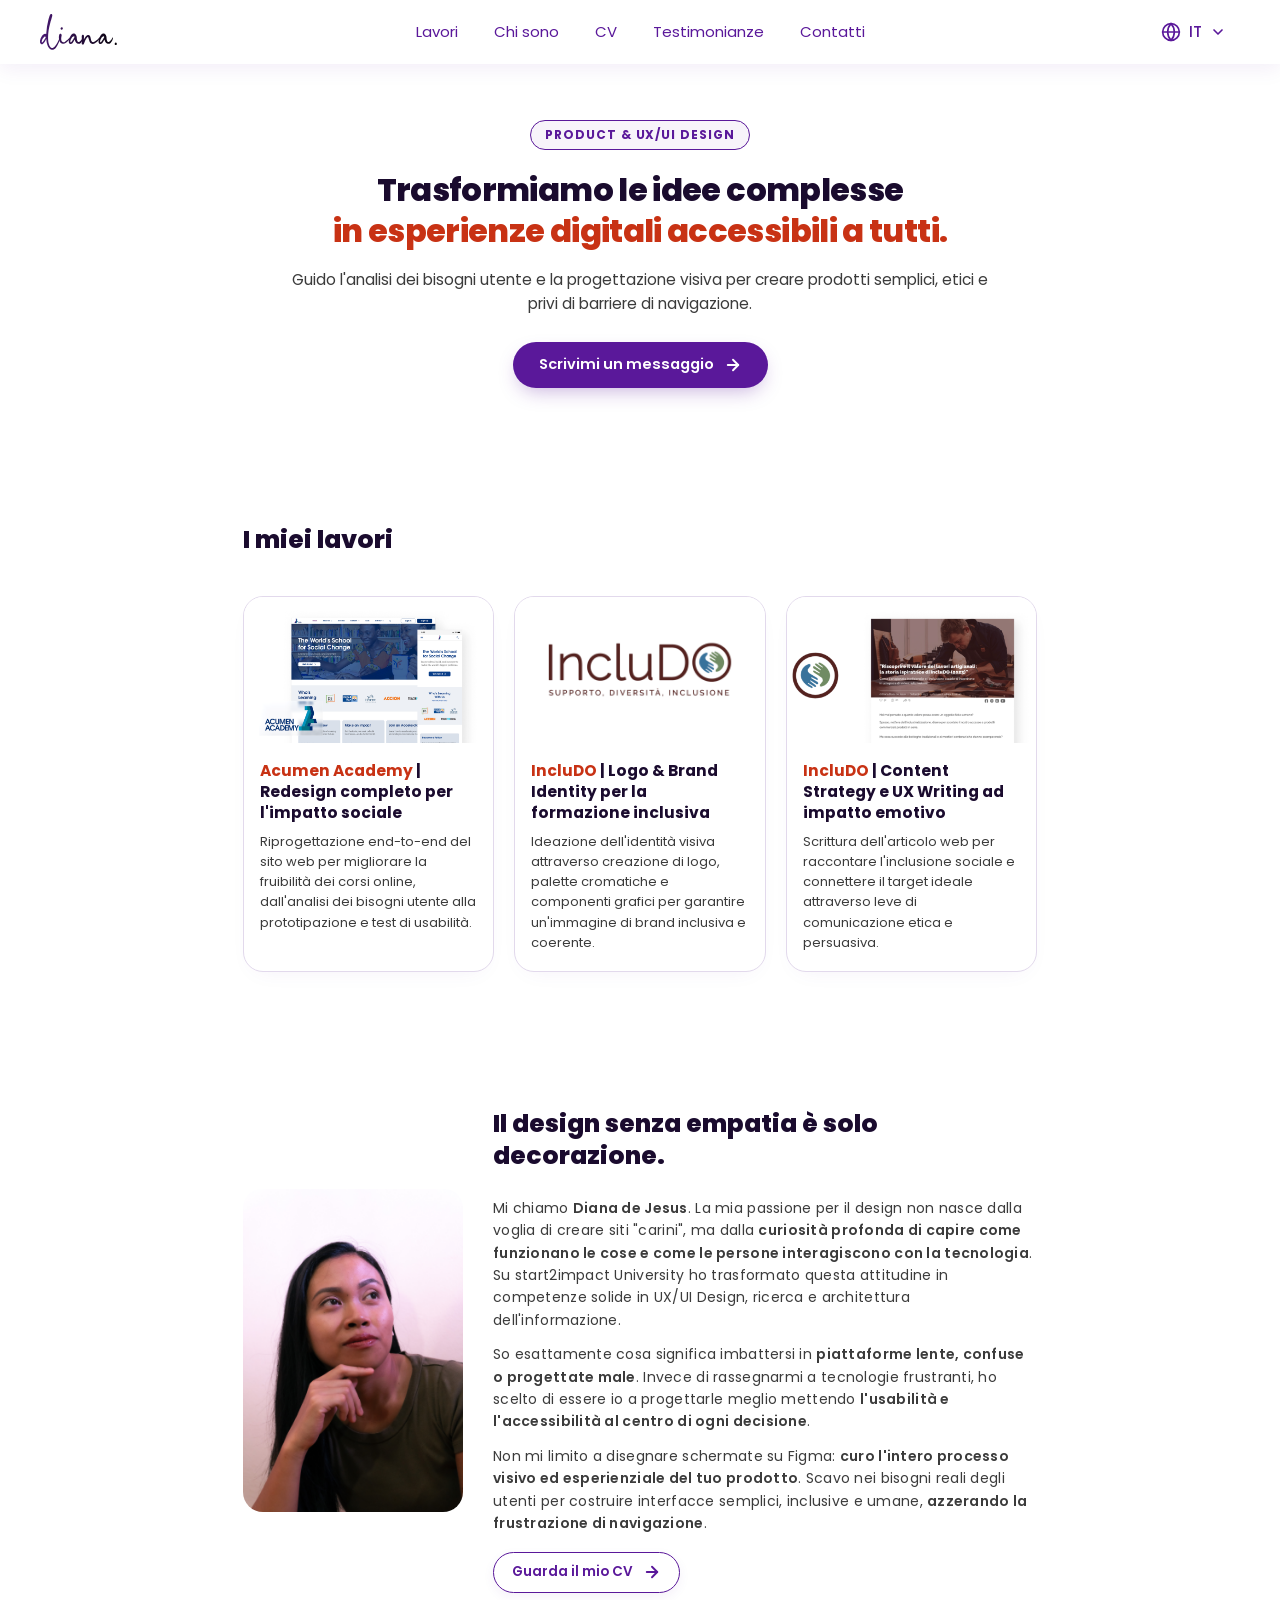
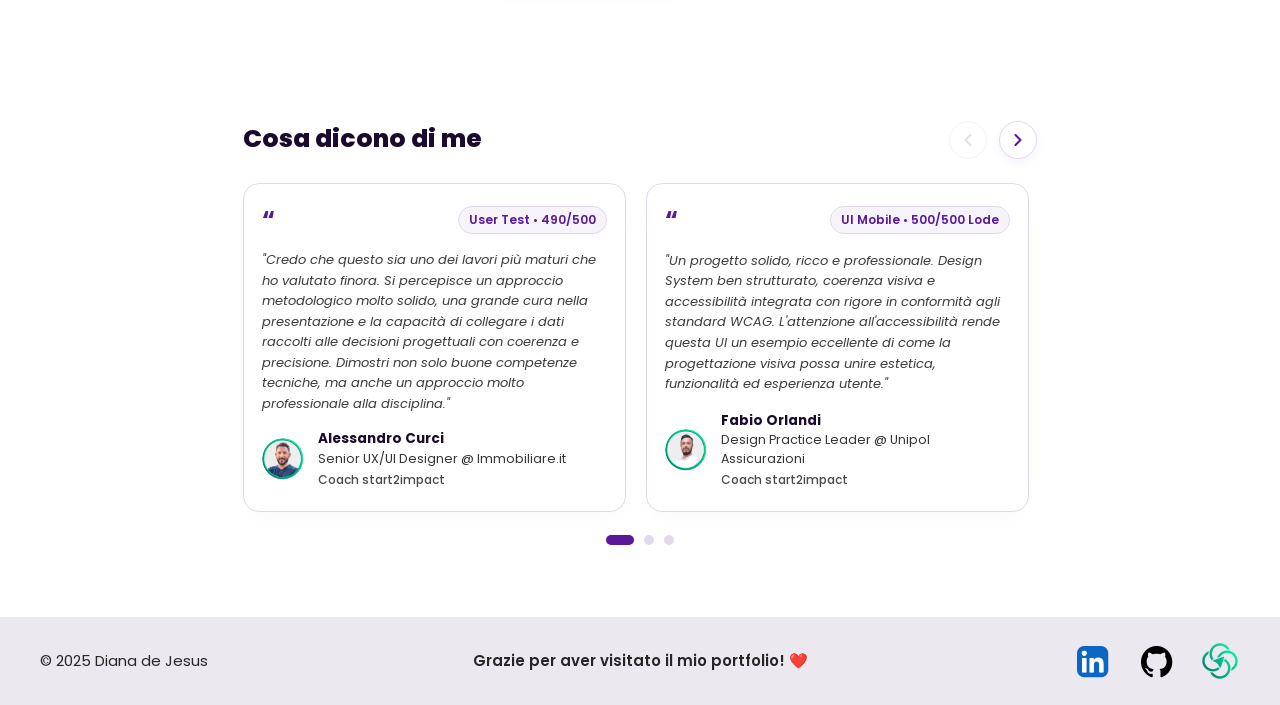
<file: index.html>
<!DOCTYPE html>
<html lang="it">

<head>
  <meta charset="UTF-8">
  <meta name="viewport" content="width=device-width, initial-scale=1.0">

  <!-- Bootstrap Framework (CSS only) -->
  <link href="https://cdn.jsdelivr.net/npm/bootstrap@5.3.2/dist/css/bootstrap.min.css" rel="stylesheet">
  
  <!-- Favicon -->
  <link rel="icon" type="image/svg+xml" href="assets/img/favicon/favicon.svg">

  <!-- Poppins Font -->
  <link rel="preconnect" href="https://fonts.googleapis.com">
  <link rel="preconnect" href="https://fonts.gstatic.com" crossorigin>
  <link href="https://fonts.googleapis.com/css2?family=Poppins:ital,wght@0,300;0,400;0,500;0,600;0,700;0,800;1,300;1,400;1,500;1,600;1,700;1,800&display=swap" rel="stylesheet">

  <title>Diana de Jesus | UX/UI Design Portfolio</title>
  <meta name="description" content="Creo esperienze accessibili per persone reali. Prima l'empatia e poi l'estetica, perché il design inclusivo è una responsabilità.">

  <!-- Open Graph / Social Media Meta Tags -->
  <meta property="og:site_name" content="Diana de Jesus UX/UI Design Portfolio">
  <meta property="og:type" content="website">
  <meta property="og:url" content="https://dianamariedjesus.github.io/">
  <meta property="og:title" content="Diana de Jesus | UX/UI Design Portfolio">
  <meta property="og:description" content="Creo esperienze accessibili per persone reali. Prima l'empatia e poi l'estetica, perché il design inclusivo è una responsabilità.">
  <meta property="og:image" content="https://dianamariedjesus.github.io/assets/img/og-image.jpg?v=2.2">
  <meta property="og:image:width" content="1200">
  <meta property="og:image:height" content="630">
  <meta property="og:image:type" content="image/jpeg">

  <!-- Twitter Card Meta Tags -->
  <meta name="twitter:card" content="summary_large_image">
  <meta name="twitter:title" content="Diana de Jesus | UX/UI Design Portfolio">
  <meta name="twitter:description" content="Creo esperienze accessibili per persone reali. Prima l'empatia e poi l'estetica, perché il design inclusivo è una responsabilità.">
  <meta name="twitter:image" content="https://dianamariedjesus.github.io/assets/img/og-image.jpg?v=2.2">

  <!-- Base Navbar & Footer CSS -->
  <link rel="stylesheet" href="assets/css/homepage.css?v=15.3">
  <!-- Homepage V2 Custom CSS -->
  <link rel="stylesheet" href="assets/css/homepage-v2.css?v=8.5">
</head>
<body class="homepage-v2-wrapper">

<!-- Navbar (Frozen Component) -->
<nav class="navbar navbar-expand-md bg-white">
  <div class="container-fluid mobile-nav-container">
    <!-- Diana Logo -->
    <a class="navbar-brand" href="./">
      <img src="assets/img/navbar/logo/diana-logo.svg" alt="diana logo" class="navbar-logo-img">
    </a>

    <!-- Desktop Navigation Links (Centered) -->
    <div id="nav-links-desktop" class="d-none d-md-flex align-items-center nav-links-center">
      <a href="#lavori" class="nav-link custom-nav-link">Lavori</a>
      <a href="#chi-sono" class="nav-link custom-nav-link">Chi sono</a>
      <a href="cv.html" class="nav-link custom-nav-link">CV</a>
      <a href="#testimonianze" class="nav-link custom-nav-link">Testimonianze</a>
      <a href="contatti.html" class="nav-link custom-nav-link">Contatti</a>
    </div>

    <!-- Language Selector Dropdown (Right) - Pure CSS with Checkbox Hack -->
    <div class="language-dropdown-wrapper d-none d-md-block">
      <input type="checkbox" id="lang-menu-toggle" class="lang-toggle-checkbox" aria-label="Seleziona lingua">
      <label for="lang-menu-toggle" class="lang-selector">
        <svg class="icon-globe" width="20" height="20" viewBox="0 0 24 24" fill="none" stroke="currentColor" stroke-width="2" stroke-linecap="round" stroke-linejoin="round">
          <circle cx="12" cy="12" r="10"></circle>
          <path d="M12 2a14.5 14.5 0 0 0 0 20 14.5 14.5 0 0 0 0-20"></path>
          <path d="M2 12h20"></path>
        </svg>
        <span class="lang-text">IT</span>
        <svg class="icon-chevron" width="16" height="16" viewBox="0 0 24 24" fill="none" stroke="currentColor" stroke-width="2.5" stroke-linecap="round" stroke-linejoin="round">
          <polyline points="6 9 12 15 18 9"></polyline>
        </svg>
      </label>
      <div class="lang-dropdown-menu">
        <a href="#" class="lang-item active"><strong>IT</strong> <span>Italiano</span></a>
        <a href="en/" class="lang-item"><strong>EN</strong> <span>English</span></a>
      </div>
    </div>

    <!-- Hidden Checkbox for Mobile Menu Toggle -->
    <input type="checkbox" id="mobile-menu-toggle" class="d-md-none" aria-label="Apri o chiudi menu di navigazione" />

    <!-- Hamburger & Close Icons (Visible on Mobile/Tablet) -->
    <label for="mobile-menu-toggle" class="hamburger-menu-label d-md-none" aria-label="Menu">
      <svg class="hamburger-icon" width="24" height="24" viewBox="0 0 24 24" fill="none" stroke="currentColor" stroke-width="2.5" stroke-linecap="round" stroke-linejoin="round">
        <line x1="3" y1="12" x2="21" y2="12"></line>
        <line x1="3" y1="6" x2="21" y2="6"></line>
        <line x1="3" y1="18" x2="21" y2="18"></line>
      </svg>
      <svg class="close-icon" width="24" height="24" viewBox="0 0 24 24" fill="none" stroke="currentColor" stroke-width="2.5" stroke-linecap="round" stroke-linejoin="round">
        <line x1="18" y1="6" x2="6" y2="18"></line>
        <line x1="6" y1="6" x2="18" y2="18"></line>
      </svg>
    </label>

    <!-- Overlay Menu for Mobile -->
    <div class="mobile-overlay-menu d-md-none">
      <div class="mobile-nav-links">
        <a href="#lavori" class="nav-link custom-nav-link" onclick="document.getElementById('mobile-menu-toggle').checked = false;">Lavori</a>
        <a href="#chi-sono" class="nav-link custom-nav-link" onclick="document.getElementById('mobile-menu-toggle').checked = false;">Chi sono</a>
        <a href="cv.html" class="nav-link custom-nav-link">CV</a>
        <a href="#testimonianze" class="nav-link custom-nav-link" onclick="document.getElementById('mobile-menu-toggle').checked = false;">Testimonianze</a>
        <a href="contatti.html" class="nav-link custom-nav-link">Contatti</a>
      </div>
      <div class="mobile-lang-selector">
        <a href="#" class="mobile-lang-btn active">
          <span class="lang-code">IT</span> <span class="lang-name">Italian</span>
        </a>
        <a href="en/" class="mobile-lang-btn">
          <span class="lang-code">ENG</span> <span class="lang-name">English</span>
        </a>
      </div>
    </div>

    <!-- Background Dimmer for Overlay -->
    <div id="overlay-dimmer" class="d-md-none"></div>
  </div>
</nav>


<!-- ==========================================
     1. HERO SECTION
     ========================================== -->
<section class="hero-v2-section">
  <div class="container-v2">
    <div class="hero-v2-badge">
      PRODUCT &amp; UX/UI DESIGN
    </div>
    
    <div class="hero-title-wrapper">
      <h1 class="hero-v2-title">
        Trasformiamo le idee complesse<br>
        <span class="highlight-orange">in esperienze digitali accessibili a tutti.</span>
      </h1>
    </div>

    <p class="hero-v2-subtitle">
      Guido l'analisi dei bisogni utente e la progettazione visiva per creare prodotti semplici, etici e privi di barriere di navigazione.
    </p>

    <div class="hero-v2-actions">
      <a href="contatti.html" class="btn-v2-primary">
        Scrivimi un messaggio
        <svg width="18" height="18" viewBox="0 0 24 24" fill="none" stroke="currentColor" stroke-width="2.5" stroke-linecap="round" stroke-linejoin="round">
          <line x1="5" y1="12" x2="19" y2="12"></line>
          <polyline points="12 5 19 12 12 19"></polyline>
        </svg>
      </a>
    </div>
  </div>
</section>


<!-- ==========================================
     2. FEATURED WORKS GRID SECTION (I MIEI LAVORI)
     ========================================== -->
<section id="lavori" class="works-v2-section">
  <div class="container-v2">
    <div class="works-v2-header">
      <h2 class="v2-section-title">I miei lavori</h2>
      <div class="works-carousel-controls">
        <button class="proof-carousel-btn works-carousel-prev" aria-label="Lavoro precedente">
          <svg width="20" height="20" viewBox="0 0 24 24" fill="none" stroke="currentColor" stroke-width="2.5" stroke-linecap="round" stroke-linejoin="round"><path d="M15 18l-6-6 6-6"/></svg>
        </button>
        <button class="proof-carousel-btn works-carousel-next" aria-label="Lavoro successivo">
          <svg width="20" height="20" viewBox="0 0 24 24" fill="none" stroke="currentColor" stroke-width="2.5" stroke-linecap="round" stroke-linejoin="round"><path d="M9 18l6-6-6-6"/></svg>
        </button>
      </div>
    </div>

    <div class="works-carousel-wrapper">
      <div class="works-v2-grid">
        <!-- Work Card 1: Acumen Academy -->
        <a href="acumen-academy-redesign.html" class="work-v2-card">
          <div class="work-v2-image-wrapper">
            <img src="assets/img/i-miei-lavori/copertine card/Banner - User Interface.png?v=6.0" alt="Acumen Academy Redesign completo copertina" class="work-v2-image">
          </div>
          <div class="work-v2-body">
            <h3 class="work-v2-title"><span class="work-client">Acumen Academy</span> | Redesign completo per l'impatto sociale</h3>
            <p class="work-v2-desc">
              Riprogettazione end-to-end del sito web per migliorare la fruibilità dei corsi online, dall'analisi dei bisogni utente alla prototipazione e test di usabilità.
            </p>
          </div>
        </a>

        <!-- Work Card 2: IncluDO Brand Identity -->
        <a href="includo-brand-identity.html" class="work-v2-card">
          <div class="work-v2-image-wrapper">
            <img src="assets/img/i-miei-lavori/copertine card/Banner - Grafica.png?v=6.0" alt="IncluDO Logo &amp; Brand Identity copertina" class="work-v2-image">
          </div>
          <div class="work-v2-body">
            <h3 class="work-v2-title"><span class="work-client">IncluDO</span> | Logo &amp; Brand Identity per la formazione inclusiva</h3>
            <p class="work-v2-desc">
              Ideazione dell'identità visiva attraverso creazione di logo, palette cromatiche e componenti grafici per garantire un'immagine di brand inclusiva e coerente.
            </p>
          </div>
        </a>

        <!-- Work Card 3: IncluDO Copywriting -->
        <a href="includo-copywriting.html" class="work-v2-card">
          <div class="work-v2-image-wrapper">
            <img src="assets/img/i-miei-lavori/copertine card/Banner - Copywriting.png?v=6.0" alt="IncluDO Copywriting &amp; Content Strategy copertina" class="work-v2-image">
          </div>
          <div class="work-v2-body">
            <h3 class="work-v2-title"><span class="work-client">IncluDO</span> | Content Strategy e UX Writing ad impatto emotivo</h3>
            <p class="work-v2-desc">
              Scrittura dell'articolo web per raccontare l'inclusione sociale e connettere il target ideale attraverso leve di comunicazione etica e persuasiva.
            </p>
          </div>
        </a>
      </div>
    </div>

    <!-- Works Carousel Dots -->
    <div class="works-carousel-dots"></div>
  </div>
</section>


<!-- ==========================================
     3. ABOUT ME SECTION (CHI SONO)
     ========================================== -->
<section id="chi-sono" class="about-v2-section">
  <div class="container-v2">
    <div class="about-v2-grid">
      <!-- Left Column: Avatar Photo -->
      <div class="about-v2-image-frame">
        <img src="assets/img/chi-sono/foto-profilo/DSC06202[1].jpg" alt="Diana de Jesus" class="about-v2-image">
      </div>

      <!-- Right Column: Paragraphs -->
      <div class="about-v2-content">
        <h2 class="v2-section-title">Il design senza empatia è solo decorazione.</h2>
        
        <p class="about-v2-text">
          Mi chiamo <strong>Diana de Jesus</strong>. La mia passione per il design non nasce dalla voglia di creare siti "carini", ma dalla <strong>curiosità profonda di capire come funzionano le cose e come le persone interagiscono con la tecnologia</strong>. Su start2impact University ho trasformato questa attitudine in competenze solide in UX/UI Design, ricerca e architettura dell'informazione.
        </p>

        <p class="about-v2-text">
          So esattamente cosa significa imbattersi in <strong>piattaforme lente, confuse o progettate male</strong>. Invece di rassegnarmi a tecnologie frustranti, ho scelto di essere io a progettarle meglio mettendo <strong>l'usabilità e l'accessibilità al centro di ogni decisione</strong>.
        </p>

        <p class="about-v2-text">
          Non mi limito a disegnare schermate su Figma: <strong>curo l'intero processo visivo ed esperienziale del tuo prodotto</strong>. Scavo nei bisogni reali degli utenti per costruire interfacce semplici, inclusive e umane, <strong>azzerando la frustrazione di navigazione</strong>.
        </p>

        <div class="about-v2-btn-wrapper">
          <a href="cv.html" class="btn-v2-outline">
            Guarda il mio CV
            <svg width="18" height="18" viewBox="0 0 24 24" fill="none" stroke="currentColor" stroke-width="2.5" stroke-linecap="round" stroke-linejoin="round">
              <line x1="5" y1="12" x2="19" y2="12"></line>
              <polyline points="12 5 19 12 12 19"></polyline>
            </svg>
          </a>
        </div>
      </div>
    </div>
  </div>
</section>


<!-- ==========================================
     4. SOCIAL PROOF SECTION (COSA DICONO DI ME / TESTIMONIANZE)
     ========================================== -->
<section id="testimonianze" class="social-proof-v2-section">
  <div class="container-v2">
    <div class="social-proof-v2-header">
      <h2 class="v2-section-title">Cosa dicono di me</h2>
      <div class="proof-carousel-controls">
        <button class="proof-carousel-btn proof-carousel-prev" aria-label="Recensione precedente">
          <svg width="20" height="20" viewBox="0 0 24 24" fill="none" stroke="currentColor" stroke-width="2.5" stroke-linecap="round" stroke-linejoin="round"><path d="M15 18l-6-6 6-6"/></svg>
        </button>
        <button class="proof-carousel-btn proof-carousel-next" aria-label="Recensione successiva">
          <svg width="20" height="20" viewBox="0 0 24 24" fill="none" stroke="currentColor" stroke-width="2.5" stroke-linecap="round" stroke-linejoin="round"><path d="M9 18l6-6-6-6"/></svg>
        </button>
      </div>
    </div>

    <div class="proof-carousel-wrapper">
      <div class="proof-carousel-track">
        <!-- Card 1: Alessandro Curci - User Test -->
        <div class="proof-v2-card">
          <div class="proof-v2-card-top">
            <div class="proof-v2-quote-icon">“</div>
            <span class="proof-v2-tag">User Test • 490/500</span>
          </div>
          <p class="proof-v2-text">
            "Credo che questo sia uno dei lavori più maturi che ho valutato finora. Si percepisce un approccio metodologico molto solido, una grande cura nella presentazione e la capacità di collegare i dati raccolti alle decisioni progettuali con coerenza e precisione. Dimostri non solo buone competenze tecniche, ma anche un approccio molto professionale alla disciplina."
          </p>
          <div class="proof-v2-author">
            <div class="proof-v2-avatar">
              <img src="assets/img/coaches/alessandro-curci.jpg" alt="Alessandro Curci" class="proof-v2-avatar-img" onerror="this.style.display='none'; this.nextElementSibling.style.display='block';">
              <span class="proof-v2-avatar-fallback">AC</span>
            </div>
            <div class="proof-v2-info">
              <span class="proof-v2-name">Alessandro Curci</span>
              <span class="proof-v2-role">Senior UX/UI Designer @ Immobiliare.it</span>
              <span class="proof-v2-subrole">Coach start2impact</span>
            </div>
          </div>
        </div>

        <!-- Card 2: Fabio Orlandi - UI Mobile -->
        <div class="proof-v2-card">
          <div class="proof-v2-card-top">
            <div class="proof-v2-quote-icon">“</div>
            <span class="proof-v2-tag">UI Mobile • 500/500 Lode</span>
          </div>
          <p class="proof-v2-text">
            "Un progetto solido, ricco e professionale. Design System ben strutturato, coerenza visiva e accessibilità integrata con rigore in conformità agli standard WCAG. L'attenzione all'accessibilità rende questa UI un esempio eccellente di come la progettazione visiva possa unire estetica, funzionalità ed esperienza utente."
          </p>
          <div class="proof-v2-author">
            <div class="proof-v2-avatar">
              <img src="assets/img/coaches/fabio-orlandi.jpg" alt="Fabio Orlandi" class="proof-v2-avatar-img" onerror="this.style.display='none'; this.nextElementSibling.style.display='block';">
              <span class="proof-v2-avatar-fallback">FO</span>
            </div>
            <div class="proof-v2-info">
              <span class="proof-v2-name">Fabio Orlandi</span>
              <span class="proof-v2-role">Design Practice Leader @ Unipol Assicurazioni</span>
              <span class="proof-v2-subrole">Coach start2impact</span>
            </div>
          </div>
        </div>

        <!-- Card 3: Alessandro Curci - UX Discovery -->
        <div class="proof-v2-card">
          <div class="proof-v2-card-top">
            <div class="proof-v2-quote-icon">“</div>
            <span class="proof-v2-tag">UX Discovery • 475/500</span>
          </div>
          <p class="proof-v2-text">
            "Il tuo elaborato ha un'ottima solidità di fondo data da capacità di sintesi e di esposizione visiva. Il tuo lavoro è meticoloso, ben presentato e di una profondità analitica assolutamente adeguata. Hai dimostrato un approccio sicuro e professionale alla disciplina."
          </p>
          <div class="proof-v2-author">
            <div class="proof-v2-avatar">
              <img src="assets/img/coaches/alessandro-curci.jpg" alt="Alessandro Curci" class="proof-v2-avatar-img" onerror="this.style.display='none'; this.nextElementSibling.style.display='block';">
              <span class="proof-v2-avatar-fallback">AC</span>
            </div>
            <div class="proof-v2-info">
              <span class="proof-v2-name">Alessandro Curci</span>
              <span class="proof-v2-role">Senior UX/UI Designer @ Immobiliare.it</span>
              <span class="proof-v2-subrole">Coach start2impact</span>
            </div>
          </div>
        </div>

        <!-- Card 4: Miluska Ojeda - Wireframing -->
        <div class="proof-v2-card">
          <div class="proof-v2-card-top">
            <div class="proof-v2-quote-icon">“</div>
            <span class="proof-v2-tag">Wireframing • 495/500</span>
          </div>
          <p class="proof-v2-text">
            "Sia la presentazione che il lavoro su Figma comunicano grande cura e professionalità. Vedendo questo tuo primo lavoro posso dirti che i tuoi colleghi saranno contenti di averti nel team perché vedo qualità, precisione e non ultimo il tuo file di Figma è ordinato e pulito."
          </p>
          <div class="proof-v2-author">
            <div class="proof-v2-avatar">
              <img src="assets/img/coaches/miluska-ojeda.jpg" alt="Miluska Ojeda" class="proof-v2-avatar-img" onerror="this.style.display='none'; this.nextElementSibling.style.display='block';">
              <span class="proof-v2-avatar-fallback">MO</span>
            </div>
            <div class="proof-v2-info">
              <span class="proof-v2-name">Miluska Ojeda</span>
              <span class="proof-v2-role">Senior UX Designer Freelance</span>
              <span class="proof-v2-subrole">Coach start2impact</span>
            </div>
          </div>
        </div>
      </div>
    </div>

    <!-- Carousel Dots Pagination -->
    <div class="proof-carousel-dots"></div>
  </div>
</section>


<!-- Footer (Frozen Component) -->
<footer class="footer-section">
  <div class="footer-container">
    <span class="footer-copyright">&copy; 2025 Diana de Jesus</span>
    <span class="footer-message">Grazie per aver visitato il mio portfolio! ❤️</span>
    <div class="footer-socials">
      <!-- LinkedIn Link -->
      <a href="https://www.linkedin.com/in/diana-de-jesus/" target="_blank" rel="noopener noreferrer">
        <img src="assets/img/footer/social-icons/linkedin.png" alt="linkedin logo" class="footer-social-icon">
      </a>
      <!-- GitHub Link -->
      <a href="https://github.com/dianamariedjesus/dianamariedjesus.github.io" target="_blank" rel="noopener noreferrer">
        <img src="assets/img/footer/social-icons/github.png" alt="github logo" class="footer-social-icon">
      </a>
      <!-- start2impact Link -->
      <a href="https://account.start2impact.it/profile/dianamarie-dejesus" target="_blank" rel="noopener noreferrer">
        <img src="assets/img/footer/social-icons/S2I.png" alt="start to impact logo" class="footer-social-icon">
      </a>
    </div>
  </div>
</footer>

<!-- Back to Top Button (Desktop) -->
<button class="back-to-top" aria-label="Torna in alto">
  <svg width="22" height="22" viewBox="0 0 24 24" fill="none" stroke="currentColor" stroke-width="2.5" stroke-linecap="round" stroke-linejoin="round">
    <path d="M12 19V5M5 12l7-7 7 7"/>
  </svg>
</button>

<!-- Navigation & Interaction JavaScript Logic -->
<script>
  document.addEventListener("DOMContentLoaded", () => {
    const navLinks = document.querySelectorAll('.custom-nav-link');
    const mobileMenuToggle = document.getElementById('mobile-menu-toggle');
    const dimmer = document.getElementById('overlay-dimmer');
    if (dimmer && mobileMenuToggle) {
      dimmer.addEventListener('click', () => {
        mobileMenuToggle.checked = false;
      });
    }

    function setActiveLinkByHref(targetHref) {
      navLinks.forEach(link => {
        const href = link.getAttribute('href');
        if (href === targetHref || (targetHref && targetHref.startsWith('#') && (href === targetHref || href === './' + targetHref))) {
          link.classList.add('active');
        } else {
          link.classList.remove('active');
        }
      });
    }

    let isClickScrolling = false;
    let clickScrollTimeout = null;

    navLinks.forEach(link => {
      link.addEventListener('click', function(e) {
        const href = this.getAttribute('href');
        if (href && (href.startsWith('#') || href.startsWith('./#'))) {
          const targetId = href.replace('./#', '#');
          const targetEl = document.querySelector(targetId);
          if (targetEl) {
            e.preventDefault();
            if (mobileMenuToggle) {
              mobileMenuToggle.checked = false;
            }
            setActiveLinkByHref(targetId);
            history.pushState(null, '', targetId);

            isClickScrolling = true;
            if (clickScrollTimeout) clearTimeout(clickScrollTimeout);
            clickScrollTimeout = setTimeout(() => {
              isClickScrolling = false;
            }, 1800);

            targetEl.scrollIntoView({ behavior: 'smooth' });
          }
        }
      });
    });

    if ('onscrollend' in window) {
      window.addEventListener('scrollend', () => {
        if (isClickScrolling) {
          isClickScrolling = false;
          if (clickScrollTimeout) clearTimeout(clickScrollTimeout);
          updateActiveOnScroll();
        }
      });
    }

    function updateActiveOnScroll() {
      if (isClickScrolling) return;

      const lavoriEl = document.getElementById('lavori');
      const chiSonoEl = document.getElementById('chi-sono');
      const testimonianzeEl = document.getElementById('testimonianze');

      // 1. If at top of page (Hero section), no link is active
      const heroThreshold = lavoriEl ? (lavoriEl.offsetTop - 160) : 300;
      if (window.scrollY < heroThreshold) {
        setActiveLinkByHref('');
        return;
      }

      // 2. If scrolled to or near bottom of page, Testimonianze (bottom section) is active
      const isAtBottom = (window.innerHeight + window.scrollY) >= (document.documentElement.scrollHeight - 70);
      if (isAtBottom && testimonianzeEl) {
        setActiveLinkByHref('#testimonianze');
        return;
      }

      // 3. Section checks using viewport bounding rects
      const testRect = testimonianzeEl ? testimonianzeEl.getBoundingClientRect() : null;
      const chiRect = chiSonoEl ? chiSonoEl.getBoundingClientRect() : null;
      const lavRect = lavoriEl ? lavoriEl.getBoundingClientRect() : null;

      if (testRect && testRect.top <= (window.innerHeight * 0.55)) {
        setActiveLinkByHref('#testimonianze');
      } else if (chiRect && chiRect.top <= 160) {
        setActiveLinkByHref('#chi-sono');
      } else if (lavRect && lavRect.top <= 160) {
        setActiveLinkByHref('#lavori');
      } else {
        setActiveLinkByHref('');
      }
    }

    window.addEventListener('scroll', updateActiveOnScroll, { passive: true });

    if (window.location.hash) {
      const hashTarget = window.location.hash;
      setActiveLinkByHref(hashTarget);
      isClickScrolling = true;
      if (clickScrollTimeout) clearTimeout(clickScrollTimeout);
      clickScrollTimeout = setTimeout(() => {
        isClickScrolling = false;
      }, 1800);
    } else {
      updateActiveOnScroll();
    }

    // Close language dropdown menu when clicking anywhere outside
    document.addEventListener('click', function(e) {
      const langWrapper = document.querySelector('.language-dropdown-wrapper');
      if (langWrapper) {
        const langToggle = langWrapper.querySelector('.lang-toggle-checkbox');
        if (langToggle && langToggle.checked && !langWrapper.contains(e.target)) {
          langToggle.checked = false;
        }
      }
    });

    // Back to Top Button Logic (Matching Case Studies Desktop Behavior)
    const backToTopBtn = document.querySelector('.back-to-top');
    const footer = document.querySelector('.footer-section');
    
    if (backToTopBtn && footer) {
      window.addEventListener('scroll', function() {
        const footerRect = footer.getBoundingClientRect();
        const windowHeight = window.innerHeight;
        const scrollPosition = window.scrollY || window.pageYOffset;
        const pageHeight = document.documentElement.scrollHeight;
        const isMobileOrTablet = window.innerWidth < 1024;

        if (isMobileOrTablet) {
          const isAtBottom = (windowHeight + scrollPosition >= pageHeight - 140) || (footerRect.top <= windowHeight);
          if (isAtBottom) {
            backToTopBtn.classList.add('visible');
            if (footerRect.top < windowHeight) {
              const visibleFooterHeight = windowHeight - footerRect.top;
              backToTopBtn.style.bottom = (visibleFooterHeight + 16) + 'px';
            } else {
              backToTopBtn.style.bottom = '20px';
            }
          } else {
            backToTopBtn.classList.remove('visible');
          }
        } else {
          // Laptop e Desktop: visibile quando si scrolla (scrollY > 300)
          if (scrollPosition > 300) {
            backToTopBtn.classList.add('visible');
          } else {
            backToTopBtn.classList.remove('visible');
          }

          // Si ferma subito sopra il footer quando entra nel viewport
          if (footerRect.top < windowHeight) {
            const visibleFooterHeight = windowHeight - footerRect.top;
            backToTopBtn.style.bottom = (visibleFooterHeight + 24) + 'px';
          } else {
            backToTopBtn.style.bottom = '30px';
          }
        }
      });

      backToTopBtn.addEventListener('click', function() {
        window.scrollTo({
          top: 0,
          behavior: 'smooth'
        });
      });
    }

    // Social Proof Carousel Logic
    const track = document.querySelector('.proof-carousel-track');
    const wrapper = document.querySelector('.proof-carousel-wrapper');
    const cards = document.querySelectorAll('.proof-carousel-track .proof-v2-card');
    const prevBtn = document.querySelector('.proof-carousel-prev');
    const nextBtn = document.querySelector('.proof-carousel-next');
    const dotsContainer = document.querySelector('.proof-carousel-dots');

    if (track && wrapper && cards.length > 0) {
      let currentIndex = 0;

      function getVisibleCardsCount() {
        return window.innerWidth < 576 ? 1 : 2;
      }

      function getMaxIndex() {
        const visible = getVisibleCardsCount();
        return Math.max(0, cards.length - visible);
      }

      function createDots() {
        if (!dotsContainer) return;
        dotsContainer.innerHTML = '';
        const maxIdx = getMaxIndex();
        const totalDots = maxIdx + 1;

        for (let i = 0; i < totalDots; i++) {
          const dot = document.createElement('button');
          dot.className = `proof-dot ${i === currentIndex ? 'active' : ''}`;
          dot.setAttribute('aria-label', `Vai a slide ${i + 1}`);
          dot.addEventListener('click', () => {
            currentIndex = i;
            updateCarousel();
          });
          dotsContainer.appendChild(dot);
        }
      }

      function updateCarousel() {
        const maxIdx = getMaxIndex();
        if (currentIndex > maxIdx) currentIndex = maxIdx;
        if (currentIndex < 0) currentIndex = 0;

        const cardWidth = cards[0].offsetWidth;
        const gap = parseFloat(window.getComputedStyle(track).gap) || 32;
        const offset = currentIndex * (cardWidth + gap);
        track.style.transform = `translateX(-${offset}px)`;

        if (prevBtn) prevBtn.disabled = (currentIndex === 0);
        if (nextBtn) nextBtn.disabled = (currentIndex === maxIdx);

        if (dotsContainer) {
          const dots = dotsContainer.querySelectorAll('.proof-dot');
          dots.forEach((dot, idx) => {
            if (idx === currentIndex) {
              dot.classList.add('active');
            } else {
              dot.classList.remove('active');
            }
          });
        }
      }

      if (prevBtn) {
        prevBtn.addEventListener('click', () => {
          if (currentIndex > 0) {
            currentIndex--;
            updateCarousel();
          }
        });
      }

      if (nextBtn) {
        nextBtn.addEventListener('click', () => {
          if (currentIndex < getMaxIndex()) {
            currentIndex++;
            updateCarousel();
          }
        });
      }

      // Touch / Swipe Support
      let touchStartX = 0;
      let touchCurrentX = 0;
      let isDragging = false;

      wrapper.addEventListener('touchstart', (e) => {
        touchStartX = e.touches[0].clientX;
        touchCurrentX = e.touches[0].clientX;
        isDragging = true;
      }, { passive: true });

      wrapper.addEventListener('touchmove', (e) => {
        if (!isDragging) return;
        touchCurrentX = e.touches[0].clientX;
      }, { passive: true });

      wrapper.addEventListener('touchend', () => {
        if (!isDragging) return;
        const diff = touchStartX - touchCurrentX;
        if (Math.abs(diff) > 40) {
          if (diff > 0 && currentIndex < getMaxIndex()) {
            currentIndex++;
          } else if (diff < 0 && currentIndex > 0) {
            currentIndex--;
          }
          updateCarousel();
        }
        isDragging = false;
        touchStartX = 0;
        touchCurrentX = 0;
      });

      // Handle Resize
      window.addEventListener('resize', () => {
        createDots();
        updateCarousel();
      });

      // Initialize
      createDots();
      updateCarousel();
    }

    // Works Carousel Logic (Tablet & Mobile)
    const worksTrack = document.querySelector('.works-v2-grid');
    const worksWrapper = document.querySelector('.works-carousel-wrapper');
    const worksCards = document.querySelectorAll('.works-v2-grid .work-v2-card');
    const worksPrevBtn = document.querySelector('.works-carousel-prev');
    const worksNextBtn = document.querySelector('.works-carousel-next');
    const worksDotsContainer = document.querySelector('.works-carousel-dots');

    if (worksTrack && worksWrapper && worksCards.length > 0) {
      let worksIndex = 0;

      function getWorksVisibleCount() {
        return window.innerWidth >= 1024 ? 3 : (window.innerWidth >= 576 ? 2 : 1);
      }

      function getWorksMaxIndex() {
        const visible = getWorksVisibleCount();
        return Math.max(0, worksCards.length - visible);
      }

      function createWorksDots() {
        if (!worksDotsContainer) return;
        worksDotsContainer.innerHTML = '';
        if (window.innerWidth >= 1024) return;

        const maxIdx = getWorksMaxIndex();
        const totalDots = maxIdx + 1;

        for (let i = 0; i < totalDots; i++) {
          const dot = document.createElement('button');
          dot.className = `proof-dot ${i === worksIndex ? 'active' : ''}`;
          dot.setAttribute('aria-label', `Vai a lavoro ${i + 1}`);
          dot.addEventListener('click', () => {
            worksIndex = i;
            updateWorksCarousel();
          });
          worksDotsContainer.appendChild(dot);
        }
      }

      function updateWorksCarousel() {
        if (window.innerWidth >= 1024) {
          worksTrack.style.transform = 'none';
          if (worksDotsContainer) worksDotsContainer.innerHTML = '';
          return;
        }
        const maxIdx = getWorksMaxIndex();
        if (worksIndex > maxIdx) worksIndex = maxIdx;
        if (worksIndex < 0) worksIndex = 0;

        const cardWidth = worksCards[0].offsetWidth;
        const gap = parseFloat(window.getComputedStyle(worksTrack).gap) || 20;
        const offset = worksIndex * (cardWidth + gap);
        worksTrack.style.transform = `translateX(-${offset}px)`;

        if (worksPrevBtn) worksPrevBtn.disabled = (worksIndex === 0);
        if (worksNextBtn) worksNextBtn.disabled = (worksIndex === maxIdx);

        if (worksDotsContainer) {
          const dots = worksDotsContainer.querySelectorAll('.proof-dot');
          dots.forEach((dot, idx) => {
            if (idx === worksIndex) {
              dot.classList.add('active');
            } else {
              dot.classList.remove('active');
            }
          });
        }
      }

      if (worksPrevBtn) {
        worksPrevBtn.addEventListener('click', () => {
          if (worksIndex > 0) {
            worksIndex--;
            updateWorksCarousel();
          }
        });
      }

      if (worksNextBtn) {
        worksNextBtn.addEventListener('click', () => {
          if (worksIndex < getWorksMaxIndex()) {
            worksIndex++;
            updateWorksCarousel();
          }
        });
      }

      let worksTouchStartX = 0;
      let worksTouchCurrentX = 0;
      let worksIsDragging = false;

      worksWrapper.addEventListener('touchstart', (e) => {
        if (window.innerWidth >= 1024) return;
        worksTouchStartX = e.touches[0].clientX;
        worksTouchCurrentX = e.touches[0].clientX;
        worksIsDragging = true;
      }, { passive: true });

      worksWrapper.addEventListener('touchmove', (e) => {
        if (!worksIsDragging || window.innerWidth >= 1024) return;
        worksTouchCurrentX = e.touches[0].clientX;
      }, { passive: true });

      worksWrapper.addEventListener('touchend', () => {
        if (!worksIsDragging || window.innerWidth >= 1024) return;
        const diff = worksTouchStartX - worksTouchCurrentX;
        if (Math.abs(diff) > 40) {
          if (diff > 0 && worksIndex < getWorksMaxIndex()) {
            worksIndex++;
          } else if (diff < 0 && worksIndex > 0) {
            worksIndex--;
          }
          updateWorksCarousel();
        }
        worksIsDragging = false;
        worksTouchStartX = 0;
        worksTouchCurrentX = 0;
      });

      window.addEventListener('resize', () => {
        createWorksDots();
        updateWorksCarousel();
      });

      createWorksDots();
      updateWorksCarousel();
    }
  });
</script>

</body>
</html>
</file>
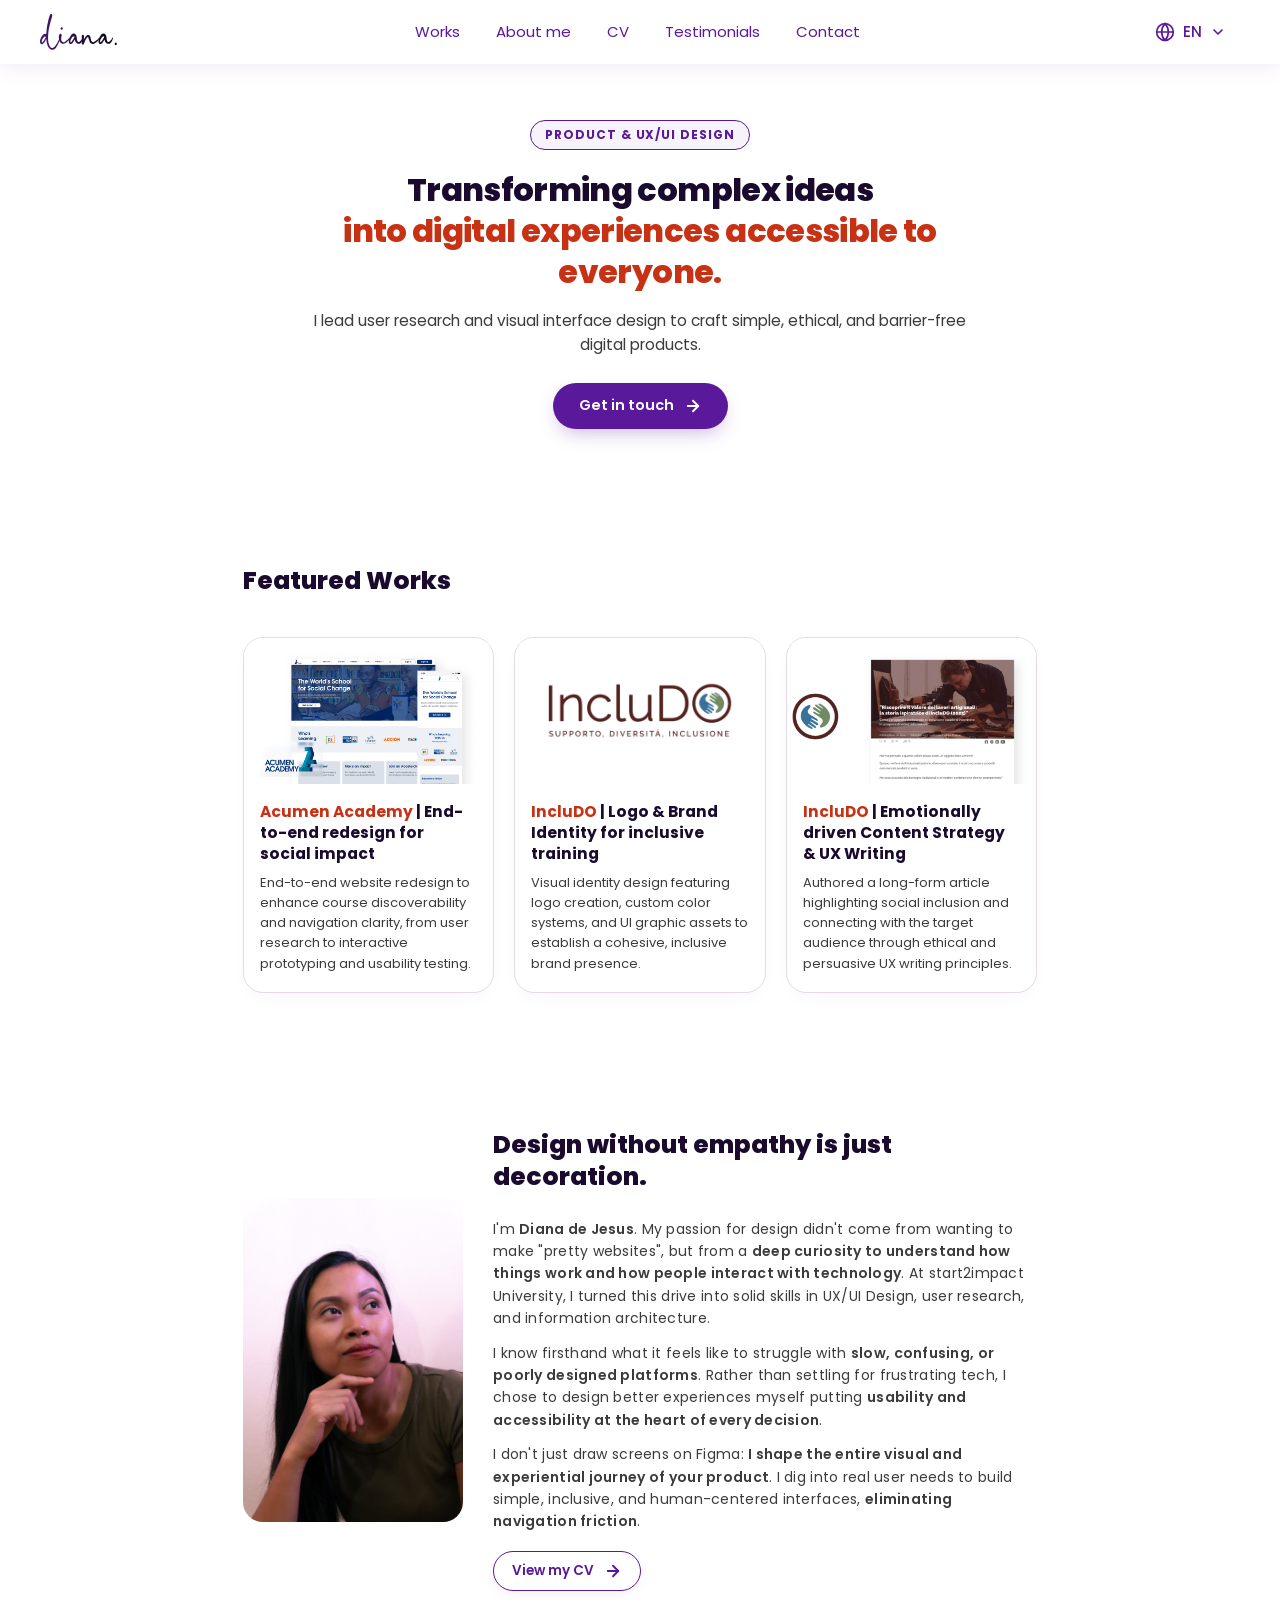
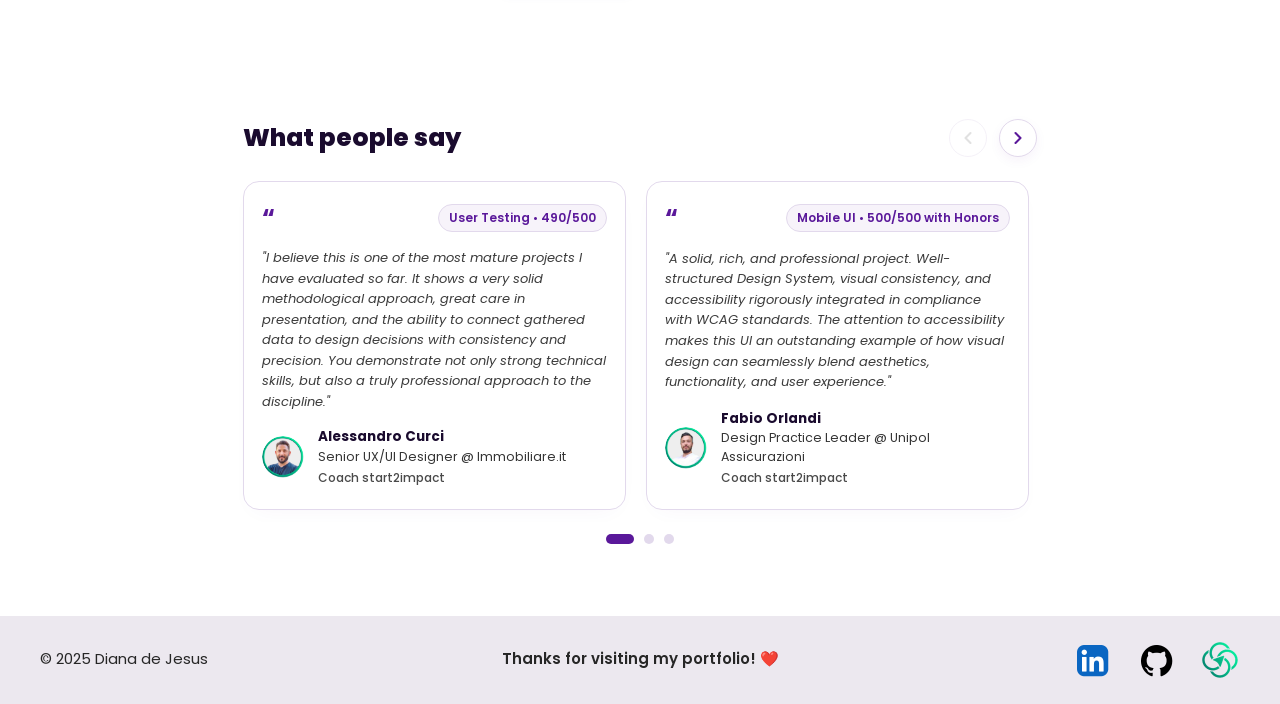
<file: en/index.html>
<!DOCTYPE html>
<html lang="en">

<head>
  <meta charset="UTF-8">
  <meta name="viewport" content="width=device-width, initial-scale=1.0">

  <!-- Bootstrap Framework (CSS only) -->
  <link href="https://cdn.jsdelivr.net/npm/bootstrap@5.3.2/dist/css/bootstrap.min.css" rel="stylesheet">
  
  <!-- Favicon -->
  <link rel="icon" type="image/svg+xml" href="../assets/img/favicon/favicon.svg">

  <!-- Poppins Font -->
  <link rel="preconnect" href="https://fonts.googleapis.com">
  <link rel="preconnect" href="https://fonts.gstatic.com" crossorigin>
  <link href="https://fonts.googleapis.com/css2?family=Poppins:ital,wght@0,300;0,400;0,500;0,600;0,700;0,800;1,300;1,400;1,500;1,600;1,700;1,800&display=swap" rel="stylesheet">

  <title>Diana de Jesus | UX/UI Design Portfolio</title>
  <meta name="description" content="Creating accessible experiences for real people. Empathy first, then aesthetics, because inclusive design is a responsibility.">

  <!-- Open Graph / Social Media Meta Tags -->
  <meta property="og:site_name" content="Diana de Jesus UX/UI Design Portfolio">
  <meta property="og:type" content="website">
  <meta property="og:url" content="https://dianamariedjesus.github.io/en/">
  <meta property="og:title" content="Diana de Jesus | UX/UI Design Portfolio">
  <meta property="og:description" content="Creating accessible experiences for real people. Empathy first, then aesthetics, because inclusive design is a responsibility.">
  <meta property="og:image" content="https://dianamariedjesus.github.io/assets/img/og-image-en.jpg?v=2.2">
  <meta property="og:image:width" content="1200">
  <meta property="og:image:height" content="630">
  <meta property="og:image:type" content="image/jpeg">

  <!-- Twitter Card Meta Tags -->
  <meta name="twitter:card" content="summary_large_image">
  <meta name="twitter:title" content="Diana de Jesus | UX/UI Design Portfolio">
  <meta name="twitter:description" content="Creating accessible experiences for real people. Empathy first, then aesthetics, because inclusive design is a responsibility.">
  <meta name="twitter:image" content="https://dianamariedjesus.github.io/assets/img/og-image-en.jpg?v=2.2">

  <!-- Base Navbar & Footer CSS -->
  <link rel="stylesheet" href="../assets/css/homepage.css?v=15.3">
  <!-- Homepage V2 Custom CSS -->
  <link rel="stylesheet" href="../assets/css/homepage-v2.css?v=8.5">
</head>
<body class="homepage-v2-wrapper">

<!-- Navbar (Frozen Component) -->
<nav class="navbar navbar-expand-md bg-white">
  <div class="container-fluid mobile-nav-container">
    <!-- Diana Logo -->
    <a class="navbar-brand" href="./">
      <img src="../assets/img/navbar/logo/diana-logo.svg" alt="diana logo" class="navbar-logo-img">
    </a>

    <!-- Desktop Navigation Links (Centered) -->
    <div id="nav-links-desktop" class="d-none d-md-flex align-items-center nav-links-center">
      <a href="#works" class="nav-link custom-nav-link">Works</a>
      <a href="#about-me" class="nav-link custom-nav-link">About me</a>
      <a href="cv.html" class="nav-link custom-nav-link">CV</a>
      <a href="#testimonials" class="nav-link custom-nav-link">Testimonials</a>
      <a href="contatti.html" class="nav-link custom-nav-link">Contact</a>
    </div>

    <!-- Language Selector Dropdown (Right) - Pure CSS with Checkbox Hack -->
    <div class="language-dropdown-wrapper d-none d-md-block">
      <input type="checkbox" id="lang-menu-toggle" class="lang-toggle-checkbox" aria-label="Select language">
      <label for="lang-menu-toggle" class="lang-selector">
        <svg class="icon-globe" width="20" height="20" viewBox="0 0 24 24" fill="none" stroke="currentColor" stroke-width="2" stroke-linecap="round" stroke-linejoin="round">
          <circle cx="12" cy="12" r="10"></circle>
          <path d="M12 2a14.5 14.5 0 0 0 0 20 14.5 14.5 0 0 0 0-20"></path>
          <path d="M2 12h20"></path>
        </svg>
        <span class="lang-text">EN</span>
        <svg class="icon-chevron" width="16" height="16" viewBox="0 0 24 24" fill="none" stroke="currentColor" stroke-width="2.5" stroke-linecap="round" stroke-linejoin="round">
          <polyline points="6 9 12 15 18 9"></polyline>
        </svg>
      </label>
      <div class="lang-dropdown-menu">
        <a href="../" class="lang-item"><strong>IT</strong> <span>Italiano</span></a>
        <a href="#" class="lang-item active"><strong>EN</strong> <span>English</span></a>
      </div>
    </div>

    <!-- Hidden Checkbox for Mobile Menu Toggle -->
    <input type="checkbox" id="mobile-menu-toggle" class="d-md-none" aria-label="Open or close navigation menu" />

    <!-- Hamburger & Close Icons (Visible on Mobile/Tablet) -->
    <label for="mobile-menu-toggle" class="hamburger-menu-label d-md-none" aria-label="Menu">
      <svg class="hamburger-icon" width="24" height="24" viewBox="0 0 24 24" fill="none" stroke="currentColor" stroke-width="2.5" stroke-linecap="round" stroke-linejoin="round">
        <line x1="3" y1="12" x2="21" y2="12"></line>
        <line x1="3" y1="6" x2="21" y2="6"></line>
        <line x1="3" y1="18" x2="21" y2="18"></line>
      </svg>
      <svg class="close-icon" width="24" height="24" viewBox="0 0 24 24" fill="none" stroke="currentColor" stroke-width="2.5" stroke-linecap="round" stroke-linejoin="round">
        <line x1="18" y1="6" x2="6" y2="18"></line>
        <line x1="6" y1="6" x2="18" y2="18"></line>
      </svg>
    </label>

    <!-- Overlay Menu for Mobile -->
    <div class="mobile-overlay-menu d-md-none">
      <div class="mobile-nav-links">
        <a href="#works" class="nav-link custom-nav-link" onclick="document.getElementById('mobile-menu-toggle').checked = false;">Works</a>
        <a href="#about-me" class="nav-link custom-nav-link" onclick="document.getElementById('mobile-menu-toggle').checked = false;">About me</a>
        <a href="cv.html" class="nav-link custom-nav-link">CV</a>
        <a href="#testimonials" class="nav-link custom-nav-link" onclick="document.getElementById('mobile-menu-toggle').checked = false;">Testimonials</a>
        <a href="contatti.html" class="nav-link custom-nav-link">Contact</a>
      </div>
      <div class="mobile-lang-selector">
        <a href="../" class="mobile-lang-btn">
          <span class="lang-code">IT</span> <span class="lang-name">Italian</span>
        </a>
        <a href="#" class="mobile-lang-btn active">
          <span class="lang-code">ENG</span> <span class="lang-name">English</span>
        </a>
      </div>
    </div>

    <!-- Background Dimmer for Overlay -->
    <div id="overlay-dimmer" class="d-md-none"></div>
  </div>
</nav>


<!-- ==========================================
     1. HERO SECTION
     ========================================== -->
<section class="hero-v2-section">
  <div class="container-v2">
    <div class="hero-v2-badge">
      PRODUCT &amp; UX/UI DESIGN
    </div>
    
    <div class="hero-title-wrapper">
      <h1 class="hero-v2-title">
        Transforming complex ideas<br>
        <span class="highlight-orange">into digital experiences accessible to everyone.</span>
      </h1>
    </div>

    <p class="hero-v2-subtitle">
      I lead user research and visual interface design to craft simple, ethical, and barrier-free digital products.
    </p>

    <div class="hero-v2-actions">
      <a href="contatti.html" class="btn-v2-primary">
        Get in touch
        <svg width="18" height="18" viewBox="0 0 24 24" fill="none" stroke="currentColor" stroke-width="2.5" stroke-linecap="round" stroke-linejoin="round">
          <line x1="5" y1="12" x2="19" y2="12"></line>
          <polyline points="12 5 19 12 12 19"></polyline>
        </svg>
      </a>
    </div>
  </div>
</section>


<!-- ==========================================
     2. FEATURED WORKS GRID SECTION (SELECTED WORKS)
     ========================================== -->
<section id="works" class="works-v2-section">
  <div class="container-v2">
    <div class="works-v2-header">
      <h2 class="v2-section-title">Featured Works</h2>
      <div class="works-carousel-controls">
        <button class="proof-carousel-btn works-carousel-prev" aria-label="Previous work">
          <svg width="20" height="20" viewBox="0 0 24 24" fill="none" stroke="currentColor" stroke-width="2.5" stroke-linecap="round" stroke-linejoin="round"><path d="M15 18l-6-6 6-6"/></svg>
        </button>
        <button class="proof-carousel-btn works-carousel-next" aria-label="Next work">
          <svg width="20" height="20" viewBox="0 0 24 24" fill="none" stroke="currentColor" stroke-width="2.5" stroke-linecap="round" stroke-linejoin="round"><path d="M9 18l6-6-6-6"/></svg>
        </button>
      </div>
    </div>

    <div class="works-carousel-wrapper">
      <div class="works-v2-grid">
        <!-- Work Card 1: Acumen Academy -->
        <a href="acumen-academy-redesign.html" class="work-v2-card">
          <div class="work-v2-image-wrapper">
            <img src="../assets/img/i-miei-lavori/copertine card/Banner - User Interface.png?v=6.0" alt="Acumen Academy Website Redesign cover" class="work-v2-image">
          </div>
          <div class="work-v2-body">
            <h3 class="work-v2-title"><span class="work-client">Acumen Academy</span> | End-to-end redesign for social impact</h3>
            <p class="work-v2-desc">
              End-to-end website redesign to enhance course discoverability and navigation clarity, from user research to interactive prototyping and usability testing.
            </p>
          </div>
        </a>

        <!-- Work Card 2: IncluDO Brand Identity -->
        <a href="includo-brand-identity.html" class="work-v2-card">
          <div class="work-v2-image-wrapper">
            <img src="../assets/img/i-miei-lavori/copertine card/Banner - Grafica.png?v=6.0" alt="IncluDO Logo &amp; Brand Identity cover" class="work-v2-image">
          </div>
          <div class="work-v2-body">
            <h3 class="work-v2-title"><span class="work-client">IncluDO</span> | Logo &amp; Brand Identity for inclusive training</h3>
            <p class="work-v2-desc">
              Visual identity design featuring logo creation, custom color systems, and UI graphic assets to establish a cohesive, inclusive brand presence.
            </p>
          </div>
        </a>

        <!-- Work Card 3: IncluDO Copywriting -->
        <a href="includo-copywriting.html" class="work-v2-card">
          <div class="work-v2-image-wrapper">
            <img src="../assets/img/i-miei-lavori/copertine card/Banner - Copywriting.png?v=6.0" alt="IncluDO Copywriting &amp; Content Strategy cover" class="work-v2-image">
          </div>
          <div class="work-v2-body">
            <h3 class="work-v2-title"><span class="work-client">IncluDO</span> | Emotionally driven Content Strategy &amp; UX Writing</h3>
            <p class="work-v2-desc">
              Authored a long-form article highlighting social inclusion and connecting with the target audience through ethical and persuasive UX writing principles.
            </p>
          </div>
        </a>
      </div>
    </div>

    <!-- Works Carousel Dots -->
    <div class="works-carousel-dots"></div>
  </div>
</section>


<!-- ==========================================
     3. ABOUT ME SECTION (ABOUT ME)
     ========================================== -->
<section id="about-me" class="about-v2-section">
  <div class="container-v2">
    <div class="about-v2-grid">
      <!-- Left Column: Avatar Photo -->
      <div class="about-v2-image-frame">
        <img src="../assets/img/chi-sono/foto-profilo/DSC06202[1].jpg" alt="Diana de Jesus" class="about-v2-image">
      </div>

      <!-- Right Column: Paragraphs -->
      <div class="about-v2-content">
        <h2 class="v2-section-title">Design without empathy is just decoration.</h2>
        
        <p class="about-v2-text">
          I'm <strong>Diana de Jesus</strong>. My passion for design didn't come from wanting to make "pretty websites", but from a <strong>deep curiosity to understand how things work and how people interact with technology</strong>. At start2impact University, I turned this drive into solid skills in UX/UI Design, user research, and information architecture.
        </p>

        <p class="about-v2-text">
          I know firsthand what it feels like to struggle with <strong>slow, confusing, or poorly designed platforms</strong>. Rather than settling for frustrating tech, I chose to design better experiences myself putting <strong>usability and accessibility at the heart of every decision</strong>.
        </p>

        <p class="about-v2-text">
          I don't just draw screens on Figma: <strong>I shape the entire visual and experiential journey of your product</strong>. I dig into real user needs to build simple, inclusive, and human-centered interfaces, <strong>eliminating navigation friction</strong>.
        </p>

        <div class="about-v2-btn-wrapper">
          <a href="cv.html" class="btn-v2-outline">
            View my CV
            <svg width="18" height="18" viewBox="0 0 24 24" fill="none" stroke="currentColor" stroke-width="2.5" stroke-linecap="round" stroke-linejoin="round">
              <line x1="5" y1="12" x2="19" y2="12"></line>
              <polyline points="12 5 19 12 12 19"></polyline>
            </svg>
          </a>
        </div>
      </div>
    </div>
  </div>
</section>


<!-- ==========================================
     4. SOCIAL PROOF SECTION (TESTIMONIALS)
     ========================================== -->
<section id="testimonials" class="social-proof-v2-section">
  <div class="container-v2">
    <div class="social-proof-v2-header">
      <h2 class="v2-section-title">What people say</h2>
      <div class="proof-carousel-controls">
        <button class="proof-carousel-btn proof-carousel-prev" aria-label="Previous testimonial">
          <svg width="20" height="20" viewBox="0 0 24 24" fill="none" stroke="currentColor" stroke-width="2.5" stroke-linecap="round" stroke-linejoin="round"><path d="M15 18l-6-6 6-6"/></svg>
        </button>
        <button class="proof-carousel-btn proof-carousel-next" aria-label="Next testimonial">
          <svg width="20" height="20" viewBox="0 0 24 24" fill="none" stroke="currentColor" stroke-width="2.5" stroke-linecap="round" stroke-linejoin="round"><path d="M9 18l6-6-6-6"/></svg>
        </button>
      </div>
    </div>

    <div class="proof-carousel-wrapper">
      <div class="proof-carousel-track">
        <!-- Card 1: Alessandro Curci - User Test -->
        <div class="proof-v2-card">
          <div class="proof-v2-card-top">
            <div class="proof-v2-quote-icon">“</div>
            <span class="proof-v2-tag">User Testing • 490/500</span>
          </div>
          <p class="proof-v2-text">
            "I believe this is one of the most mature projects I have evaluated so far. It shows a very solid methodological approach, great care in presentation, and the ability to connect gathered data to design decisions with consistency and precision. You demonstrate not only strong technical skills, but also a truly professional approach to the discipline."
          </p>
          <div class="proof-v2-author">
            <div class="proof-v2-avatar">
              <img src="../assets/img/coaches/alessandro-curci.jpg" alt="Alessandro Curci" class="proof-v2-avatar-img" onerror="this.style.display='none'; this.nextElementSibling.style.display='block';">
              <span class="proof-v2-avatar-fallback">AC</span>
            </div>
            <div class="proof-v2-info">
              <span class="proof-v2-name">Alessandro Curci</span>
              <span class="proof-v2-role">Senior UX/UI Designer @ Immobiliare.it</span>
              <span class="proof-v2-subrole">Coach start2impact</span>
            </div>
          </div>
        </div>

        <!-- Card 2: Fabio Orlandi - UI Mobile -->
        <div class="proof-v2-card">
          <div class="proof-v2-card-top">
            <div class="proof-v2-quote-icon">“</div>
            <span class="proof-v2-tag">Mobile UI • 500/500 with Honors</span>
          </div>
          <p class="proof-v2-text">
            "A solid, rich, and professional project. Well-structured Design System, visual consistency, and accessibility rigorously integrated in compliance with WCAG standards. The attention to accessibility makes this UI an outstanding example of how visual design can seamlessly blend aesthetics, functionality, and user experience."
          </p>
          <div class="proof-v2-author">
            <div class="proof-v2-avatar">
              <img src="../assets/img/coaches/fabio-orlandi.jpg" alt="Fabio Orlandi" class="proof-v2-avatar-img" onerror="this.style.display='none'; this.nextElementSibling.style.display='block';">
              <span class="proof-v2-avatar-fallback">FO</span>
            </div>
            <div class="proof-v2-info">
              <span class="proof-v2-name">Fabio Orlandi</span>
              <span class="proof-v2-role">Design Practice Leader @ Unipol Assicurazioni</span>
              <span class="proof-v2-subrole">Coach start2impact</span>
            </div>
          </div>
        </div>

        <!-- Card 3: Alessandro Curci - UX Discovery -->
        <div class="proof-v2-card">
          <div class="proof-v2-card-top">
            <div class="proof-v2-quote-icon">“</div>
            <span class="proof-v2-tag">UX Discovery • 475/500</span>
          </div>
          <p class="proof-v2-text">
            "Your project has excellent core solidity, driven by strong synthesis and visual storytelling skills. Your work is meticulous, well-presented, and possesses thorough analytical depth. You demonstrated a confident and professional approach to the discipline."
          </p>
          <div class="proof-v2-author">
            <div class="proof-v2-avatar">
              <img src="../assets/img/coaches/alessandro-curci.jpg" alt="Alessandro Curci" class="proof-v2-avatar-img" onerror="this.style.display='none'; this.nextElementSibling.style.display='block';">
              <span class="proof-v2-avatar-fallback">AC</span>
            </div>
            <div class="proof-v2-info">
              <span class="proof-v2-name">Alessandro Curci</span>
              <span class="proof-v2-role">Senior UX/UI Designer @ Immobiliare.it</span>
              <span class="proof-v2-subrole">Coach start2impact</span>
            </div>
          </div>
        </div>

        <!-- Card 4: Miluska Ojeda - Wireframing -->
        <div class="proof-v2-card">
          <div class="proof-v2-card-top">
            <div class="proof-v2-quote-icon">“</div>
            <span class="proof-v2-tag">Wireframing • 495/500</span>
          </div>
          <p class="proof-v2-text">
            "Both the presentation and the Figma deliverables communicate immense care and professionalism. Looking at this early work, I can tell your future teammates will be thrilled to work with you because I see quality, precision, and a remarkably clean, organized Figma file."
          </p>
          <div class="proof-v2-author">
            <div class="proof-v2-avatar">
              <img src="../assets/img/coaches/miluska-ojeda.jpg" alt="Miluska Ojeda" class="proof-v2-avatar-img" onerror="this.style.display='none'; this.nextElementSibling.style.display='block';">
              <span class="proof-v2-avatar-fallback">MO</span>
            </div>
            <div class="proof-v2-info">
              <span class="proof-v2-name">Miluska Ojeda</span>
              <span class="proof-v2-role">Senior Freelance UX Designer</span>
              <span class="proof-v2-subrole">Coach start2impact</span>
            </div>
          </div>
        </div>
      </div>
    </div>

    <!-- Carousel Dots Pagination -->
    <div class="proof-carousel-dots"></div>
  </div>
</section>


<!-- Footer (Frozen Component) -->
<footer class="footer-section">
  <div class="footer-container">
    <span class="footer-copyright">&copy; 2025 Diana de Jesus</span>
    <span class="footer-message">Thanks for visiting my portfolio! ❤️</span>
    <div class="footer-socials">
      <!-- LinkedIn Link -->
      <a href="https://www.linkedin.com/in/diana-de-jesus/" target="_blank" rel="noopener noreferrer">
        <img src="../assets/img/footer/social-icons/linkedin.png" alt="linkedin logo" class="footer-social-icon">
      </a>
      <!-- GitHub Link -->
      <a href="https://github.com/dianamariedjesus/dianamariedjesus.github.io" target="_blank" rel="noopener noreferrer">
        <img src="../assets/img/footer/social-icons/github.png" alt="github logo" class="footer-social-icon">
      </a>
      <!-- start2impact Link -->
      <a href="https://account.start2impact.it/profile/dianamarie-dejesus" target="_blank" rel="noopener noreferrer">
        <img src="../assets/img/footer/social-icons/S2I.png" alt="start to impact logo" class="footer-social-icon">
      </a>
    </div>
  </div>
</footer>

<!-- Back to Top Button (Desktop) -->
<button class="back-to-top" aria-label="Back to top">
  <svg width="22" height="22" viewBox="0 0 24 24" fill="none" stroke="currentColor" stroke-width="2.5" stroke-linecap="round" stroke-linejoin="round">
    <path d="M12 19V5M5 12l7-7 7 7"/>
  </svg>
</button>

<!-- Navigation & Interaction JavaScript Logic -->
<script>
  document.addEventListener("DOMContentLoaded", () => {
    const navLinks = document.querySelectorAll('.custom-nav-link');
    const mobileMenuToggle = document.getElementById('mobile-menu-toggle');
    const dimmer = document.getElementById('overlay-dimmer');
    if (dimmer && mobileMenuToggle) {
      dimmer.addEventListener('click', () => {
        mobileMenuToggle.checked = false;
      });
    }

    function setActiveLinkByHref(targetHref) {
      navLinks.forEach(link => {
        const href = link.getAttribute('href');
        if (href === targetHref || (targetHref && targetHref.startsWith('#') && (href === targetHref || href === './' + targetHref))) {
          link.classList.add('active');
        } else {
          link.classList.remove('active');
        }
      });
    }

    let isClickScrolling = false;
    let clickScrollTimeout = null;

    navLinks.forEach(link => {
      link.addEventListener('click', function(e) {
        const href = this.getAttribute('href');
        if (href && (href.startsWith('#') || href.startsWith('./#'))) {
          const targetId = href.replace('./#', '#');
          const targetEl = document.querySelector(targetId);
          if (targetEl) {
            e.preventDefault();
            if (mobileMenuToggle) {
              mobileMenuToggle.checked = false;
            }
            setActiveLinkByHref(targetId);
            history.pushState(null, '', targetId);

            isClickScrolling = true;
            if (clickScrollTimeout) clearTimeout(clickScrollTimeout);
            clickScrollTimeout = setTimeout(() => {
              isClickScrolling = false;
            }, 1800);

            targetEl.scrollIntoView({ behavior: 'smooth' });
          }
        }
      });
    });

    if ('onscrollend' in window) {
      window.addEventListener('scrollend', () => {
        if (isClickScrolling) {
          isClickScrolling = false;
          if (clickScrollTimeout) clearTimeout(clickScrollTimeout);
          updateActiveOnScroll();
        }
      });
    }

    function updateActiveOnScroll() {
      if (isClickScrolling) return;

      const worksEl = document.getElementById('works') || document.getElementById('lavori');
      const aboutEl = document.getElementById('about-me') || document.getElementById('chi-sono');
      const testEl = document.getElementById('testimonials') || document.getElementById('testimonianze');

      // 1. If at top of page (Hero section), no link is active
      const heroThreshold = worksEl ? (worksEl.offsetTop - 160) : 300;
      if (window.scrollY < heroThreshold) {
        setActiveLinkByHref('');
        return;
      }

      // 2. If scrolled to or near bottom of page, Testimonials is active
      const isAtBottom = (window.innerHeight + window.scrollY) >= (document.documentElement.scrollHeight - 70);
      if (isAtBottom && testEl) {
        setActiveLinkByHref('#testimonials');
        return;
      }

      // 3. Section checks using viewport bounding rects
      const testRect = testEl ? testEl.getBoundingClientRect() : null;
      const aboutRect = aboutEl ? aboutEl.getBoundingClientRect() : null;
      const worksRect = worksEl ? worksEl.getBoundingClientRect() : null;

      if (testRect && testRect.top <= (window.innerHeight * 0.55)) {
        setActiveLinkByHref('#testimonials');
      } else if (aboutRect && aboutRect.top <= 160) {
        setActiveLinkByHref('#about-me');
      } else if (worksRect && worksRect.top <= 160) {
        setActiveLinkByHref('#works');
      } else {
        setActiveLinkByHref('');
      }
    }

    window.addEventListener('scroll', updateActiveOnScroll, { passive: true });

    if (window.location.hash) {
      const hashTarget = window.location.hash;
      setActiveLinkByHref(hashTarget);
      isClickScrolling = true;
      if (clickScrollTimeout) clearTimeout(clickScrollTimeout);
      clickScrollTimeout = setTimeout(() => {
        isClickScrolling = false;
      }, 1800);
    } else {
      updateActiveOnScroll();
    }

    // Close language dropdown menu when clicking anywhere outside
    document.addEventListener('click', function(e) {
      const langWrapper = document.querySelector('.language-dropdown-wrapper');
      if (langWrapper) {
        const langToggle = langWrapper.querySelector('.lang-toggle-checkbox');
        if (langToggle && langToggle.checked && !langWrapper.contains(e.target)) {
          langToggle.checked = false;
        }
      }
    });

    // Back to Top Button Logic
    const backToTopBtn = document.querySelector('.back-to-top');
    const footer = document.querySelector('.footer-section');
    
    if (backToTopBtn && footer) {
      window.addEventListener('scroll', function() {
        const footerRect = footer.getBoundingClientRect();
        const windowHeight = window.innerHeight;
        const scrollPosition = window.scrollY || window.pageYOffset;
        const pageHeight = document.documentElement.scrollHeight;
        const isMobileOrTablet = window.innerWidth < 1024;

        if (isMobileOrTablet) {
          const isAtBottom = (windowHeight + scrollPosition >= pageHeight - 140) || (footerRect.top <= windowHeight);
          if (isAtBottom) {
            backToTopBtn.classList.add('visible');
            if (footerRect.top < windowHeight) {
              const visibleFooterHeight = windowHeight - footerRect.top;
              backToTopBtn.style.bottom = (visibleFooterHeight + 16) + 'px';
            } else {
              backToTopBtn.style.bottom = '20px';
            }
          } else {
            backToTopBtn.classList.remove('visible');
          }
        } else {
          if (scrollPosition > 300) {
            backToTopBtn.classList.add('visible');
          } else {
            backToTopBtn.classList.remove('visible');
          }

          if (footerRect.top < windowHeight) {
            const visibleFooterHeight = windowHeight - footerRect.top;
            backToTopBtn.style.bottom = (visibleFooterHeight + 24) + 'px';
          } else {
            backToTopBtn.style.bottom = '30px';
          }
        }
      });

      backToTopBtn.addEventListener('click', function() {
        window.scrollTo({
          top: 0,
          behavior: 'smooth'
        });
      });
    }

    // Social Proof Carousel Logic
    const track = document.querySelector('.proof-carousel-track');
    const wrapper = document.querySelector('.proof-carousel-wrapper');
    const cards = document.querySelectorAll('.proof-carousel-track .proof-v2-card');
    const prevBtn = document.querySelector('.proof-carousel-prev');
    const nextBtn = document.querySelector('.proof-carousel-next');
    const dotsContainer = document.querySelector('.proof-carousel-dots');

    if (track && wrapper && cards.length > 0) {
      let currentIndex = 0;

      function getVisibleCardsCount() {
        return window.innerWidth < 576 ? 1 : 2;
      }

      function getMaxIndex() {
        const visible = getVisibleCardsCount();
        return Math.max(0, cards.length - visible);
      }

      function createDots() {
        if (!dotsContainer) return;
        dotsContainer.innerHTML = '';
        const maxIdx = getMaxIndex();
        const totalDots = maxIdx + 1;

        for (let i = 0; i < totalDots; i++) {
          const dot = document.createElement('button');
          dot.className = `proof-dot ${i === currentIndex ? 'active' : ''}`;
          dot.setAttribute('aria-label', `Go to slide ${i + 1}`);
          dot.addEventListener('click', () => {
            currentIndex = i;
            updateCarousel();
          });
          dotsContainer.appendChild(dot);
        }
      }

      function updateCarousel() {
        const maxIdx = getMaxIndex();
        if (currentIndex > maxIdx) currentIndex = maxIdx;
        if (currentIndex < 0) currentIndex = 0;

        const cardWidth = cards[0].offsetWidth;
        const gap = parseFloat(window.getComputedStyle(track).gap) || 32;
        const offset = currentIndex * (cardWidth + gap);
        track.style.transform = `translateX(-${offset}px)`;

        if (prevBtn) prevBtn.disabled = (currentIndex === 0);
        if (nextBtn) nextBtn.disabled = (currentIndex === maxIdx);

        if (dotsContainer) {
          const dots = dotsContainer.querySelectorAll('.proof-dot');
          dots.forEach((dot, idx) => {
            if (idx === currentIndex) {
              dot.classList.add('active');
            } else {
              dot.classList.remove('active');
            }
          });
        }
      }

      if (prevBtn) {
        prevBtn.addEventListener('click', () => {
          if (currentIndex > 0) {
            currentIndex--;
            updateCarousel();
          }
        });
      }

      if (nextBtn) {
        nextBtn.addEventListener('click', () => {
          if (currentIndex < getMaxIndex()) {
            currentIndex++;
            updateCarousel();
          }
        });
      }

      // Touch / Swipe Support
      let touchStartX = 0;
      let touchCurrentX = 0;
      let isDragging = false;

      wrapper.addEventListener('touchstart', (e) => {
        touchStartX = e.touches[0].clientX;
        touchCurrentX = e.touches[0].clientX;
        isDragging = true;
      }, { passive: true });

      wrapper.addEventListener('touchmove', (e) => {
        if (!isDragging) return;
        touchCurrentX = e.touches[0].clientX;
      }, { passive: true });

      wrapper.addEventListener('touchend', () => {
        if (!isDragging) return;
        const diff = touchStartX - touchCurrentX;
        if (Math.abs(diff) > 40) {
          if (diff > 0 && currentIndex < getMaxIndex()) {
            currentIndex++;
          } else if (diff < 0 && currentIndex > 0) {
            currentIndex--;
          }
          updateCarousel();
        }
        isDragging = false;
        touchStartX = 0;
        touchCurrentX = 0;
      });

      window.addEventListener('resize', () => {
        createDots();
        updateCarousel();
      });

      createDots();
      updateCarousel();
    }

    // Works Carousel Logic (Tablet & Mobile)
    const worksTrack = document.querySelector('.works-v2-grid');
    const worksWrapper = document.querySelector('.works-carousel-wrapper');
    const worksCards = document.querySelectorAll('.works-v2-grid .work-v2-card');
    const worksPrevBtn = document.querySelector('.works-carousel-prev');
    const worksNextBtn = document.querySelector('.works-carousel-next');
    const worksDotsContainer = document.querySelector('.works-carousel-dots');

    if (worksTrack && worksWrapper && worksCards.length > 0) {
      let worksIndex = 0;

      function getWorksVisibleCount() {
        return window.innerWidth >= 1024 ? 3 : (window.innerWidth >= 576 ? 2 : 1);
      }

      function getWorksMaxIndex() {
        const visible = getWorksVisibleCount();
        return Math.max(0, worksCards.length - visible);
      }

      function createWorksDots() {
        if (!worksDotsContainer) return;
        worksDotsContainer.innerHTML = '';
        if (window.innerWidth >= 1024) return;

        const maxIdx = getWorksMaxIndex();
        const totalDots = maxIdx + 1;

        for (let i = 0; i < totalDots; i++) {
          const dot = document.createElement('button');
          dot.className = `proof-dot ${i === worksIndex ? 'active' : ''}`;
          dot.setAttribute('aria-label', `Go to project ${i + 1}`);
          dot.addEventListener('click', () => {
            worksIndex = i;
            updateWorksCarousel();
          });
          worksDotsContainer.appendChild(dot);
        }
      }

      function updateWorksCarousel() {
        if (window.innerWidth >= 1024) {
          worksTrack.style.transform = 'none';
          if (worksDotsContainer) worksDotsContainer.innerHTML = '';
          return;
        }
        const maxIdx = getWorksMaxIndex();
        if (worksIndex > maxIdx) worksIndex = maxIdx;
        if (worksIndex < 0) worksIndex = 0;

        const cardWidth = worksCards[0].offsetWidth;
        const gap = parseFloat(window.getComputedStyle(worksTrack).gap) || 20;
        const offset = worksIndex * (cardWidth + gap);
        worksTrack.style.transform = `translateX(-${offset}px)`;

        if (worksPrevBtn) worksPrevBtn.disabled = (worksIndex === 0);
        if (worksNextBtn) worksNextBtn.disabled = (worksIndex === maxIdx);

        if (worksDotsContainer) {
          const dots = worksDotsContainer.querySelectorAll('.proof-dot');
          dots.forEach((dot, idx) => {
            if (idx === worksIndex) {
              dot.classList.add('active');
            } else {
              dot.classList.remove('active');
            }
          });
        }
      }

      if (worksPrevBtn) {
        worksPrevBtn.addEventListener('click', () => {
          if (worksIndex > 0) {
            worksIndex--;
            updateWorksCarousel();
          }
        });
      }

      if (worksNextBtn) {
        worksNextBtn.addEventListener('click', () => {
          if (worksIndex < getWorksMaxIndex()) {
            worksIndex++;
            updateWorksCarousel();
          }
        });
      }

      let worksTouchStartX = 0;
      let worksTouchCurrentX = 0;
      let worksIsDragging = false;

      worksWrapper.addEventListener('touchstart', (e) => {
        if (window.innerWidth >= 1024) return;
        worksTouchStartX = e.touches[0].clientX;
        worksTouchCurrentX = e.touches[0].clientX;
        worksIsDragging = true;
      }, { passive: true });

      worksWrapper.addEventListener('touchmove', (e) => {
        if (!worksIsDragging || window.innerWidth >= 1024) return;
        worksTouchCurrentX = e.touches[0].clientX;
      }, { passive: true });

      worksWrapper.addEventListener('touchend', () => {
        if (!worksIsDragging || window.innerWidth >= 1024) return;
        const diff = worksTouchStartX - worksTouchCurrentX;
        if (Math.abs(diff) > 40) {
          if (diff > 0 && worksIndex < getWorksMaxIndex()) {
            worksIndex++;
          } else if (diff < 0 && worksIndex > 0) {
            worksIndex--;
          }
          updateWorksCarousel();
        }
        worksIsDragging = false;
        worksTouchStartX = 0;
        worksTouchCurrentX = 0;
      });

      window.addEventListener('resize', () => {
        createWorksDots();
        updateWorksCarousel();
      });

      createWorksDots();
      updateWorksCarousel();
    }
  });
</script>

</body>
</html>
</file>
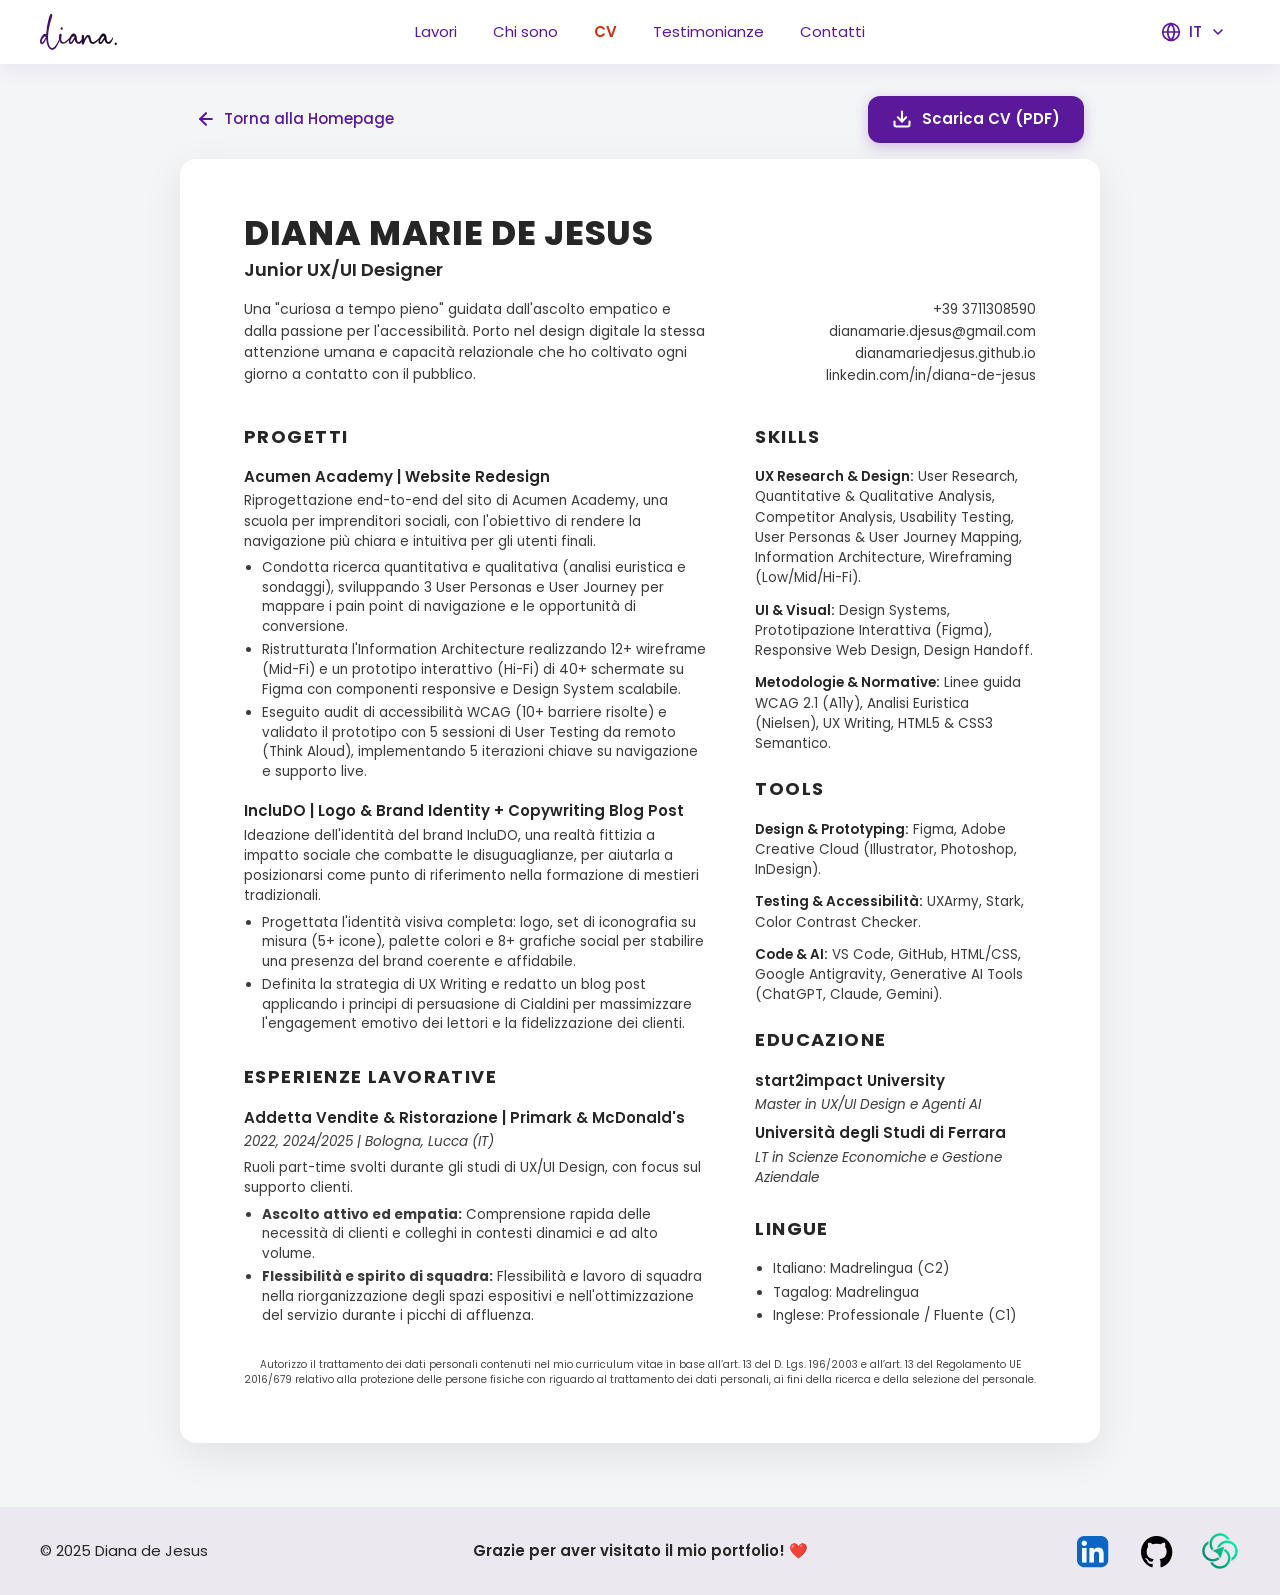
<file: cv.html>
<!DOCTYPE html>
<html lang="it">

<head>
  <meta charset="UTF-8">
  <meta name="viewport" content="width=device-width, initial-scale=1.0">

  <title>Diana Marie de Jesus | Curriculum Vitae</title>
  <meta name="description" content="Le mie esperienze, la mia formazione e le mie competenze. Scopri come unisco logica analitica e ascolto per creare esperienze UX.">

  <!-- Open Graph / Social Media Meta Tags -->
  <meta property="og:site_name" content="Diana de Jesus UX/UI Design Portfolio">
  <meta property="og:type" content="profile">
  <meta property="og:url" content="https://dianamariedjesus.github.io/cv.html">
  <meta property="og:title" content="Diana Marie de Jesus | Curriculum Vitae">
  <meta property="og:description" content="Le mie esperienze, la mia formazione e le mie competenze. Scopri come unisco logica analitica e ascolto per creare esperienze UX.">
  <meta property="og:image" content="https://dianamariedjesus.github.io/assets/img/og-image.jpg?v=2.2">
  <meta property="og:image:width" content="1200">
  <meta property="og:image:height" content="630">
  <meta property="og:image:type" content="image/jpeg">

  <!-- Twitter Card Meta Tags -->
  <meta name="twitter:card" content="summary_large_image">
  <meta name="twitter:title" content="Diana Marie de Jesus | Curriculum Vitae">
  <meta name="twitter:description" content="Le mie esperienze, la mia formazione e le mie competenze. Scopri come unisco logica analitica e ascolto per creare esperienze UX.">
  <meta name="twitter:image" content="https://dianamariedjesus.github.io/assets/img/og-image.jpg?v=2.2">

  <!-- Bootstrap Framework (CSS only) -->
  <link href="https://cdn.jsdelivr.net/npm/bootstrap@5.3.2/dist/css/bootstrap.min.css" rel="stylesheet">
  
  <!-- Favicon -->
  <link rel="icon" type="image/svg+xml" href="assets/img/favicon/favicon.svg">

  <!-- Poppins Font -->
  <link rel="preconnect" href="https://fonts.googleapis.com">
  <link rel="preconnect" href="https://fonts.gstatic.com" crossorigin>
  <link href="https://fonts.googleapis.com/css2?family=Poppins:ital,wght@0,300;0,400;0,500;0,600;0,700;0,800;1,300;1,400;1,500;1,600;1,700;1,800&display=swap" rel="stylesheet">

  <!-- Base Navbar & Footer CSS -->
  <link rel="stylesheet" href="assets/css/homepage.css?v=15.1">
  <!-- Homepage V2 Custom CSS -->
  <link rel="stylesheet" href="assets/css/homepage-v2.css?v=8.4">
  <!-- Dedicated CV Page CSS -->
  <link rel="stylesheet" href="assets/css/cv.css?v=14.1">
</head>

<body class="homepage-v2-wrapper cv-page-wrapper">

  <!-- Navbar (Frozen Component) -->
  <nav class="navbar navbar-expand-md bg-white">
    <div class="container-fluid mobile-nav-container">
      <!-- Diana Logo -->
      <a class="navbar-brand" href="./">
        <img src="assets/img/navbar/logo/diana-logo.svg" alt="diana logo" class="navbar-logo-img">
      </a>

      <!-- Desktop Navigation Links (Centered) -->
      <div id="nav-links-desktop" class="d-none d-md-flex align-items-center nav-links-center">
        <a href="./#lavori" class="nav-link custom-nav-link">Lavori</a>
        <a href="./#chi-sono" class="nav-link custom-nav-link">Chi sono</a>
        <a href="cv.html" class="nav-link custom-nav-link active">CV</a>
        <a href="./#testimonianze" class="nav-link custom-nav-link">Testimonianze</a>
        <a href="contatti.html" class="nav-link custom-nav-link">Contatti</a>
      </div>

      <!-- Language Selector Dropdown (Right) - Pure CSS with Checkbox Hack -->
      <div class="language-dropdown-wrapper d-none d-md-block">
        <input type="checkbox" id="lang-menu-toggle" class="lang-toggle-checkbox" aria-label="Seleziona lingua">
        <label for="lang-menu-toggle" class="lang-selector">
          <svg class="icon-globe" width="20" height="20" viewBox="0 0 24 24" fill="none" stroke="currentColor" stroke-width="2" stroke-linecap="round" stroke-linejoin="round">
            <circle cx="12" cy="12" r="10"></circle>
            <path d="M12 2a14.5 14.5 0 0 0 0 20 14.5 14.5 0 0 0 0-20"></path>
            <path d="M2 12h20"></path>
          </svg>
          <span class="lang-text">IT</span>
          <svg class="icon-chevron" width="16" height="16" viewBox="0 0 24 24" fill="none" stroke="currentColor" stroke-width="2.5" stroke-linecap="round" stroke-linejoin="round">
            <polyline points="6 9 12 15 18 9"></polyline>
          </svg>
        </label>
        <div class="lang-dropdown-menu">
          <a href="#" class="lang-item active"><strong>IT</strong> <span>Italiano</span></a>
          <a href="en/cv.html" class="lang-item"><strong>EN</strong> <span>English</span></a>
        </div>
      </div>

      <!-- Hidden Checkbox for Mobile Menu Toggle -->
      <input type="checkbox" id="mobile-menu-toggle" class="d-md-none" aria-label="Apri o chiudi menu di navigazione" />

      <!-- Hamburger & Close Icons (Visible on Mobile/Tablet) -->
      <label for="mobile-menu-toggle" class="hamburger-menu-label d-md-none" aria-label="Menu">
        <svg class="hamburger-icon" width="24" height="24" viewBox="0 0 24 24" fill="none" stroke="currentColor" stroke-width="2.5" stroke-linecap="round" stroke-linejoin="round">
          <line x1="3" y1="12" x2="21" y2="12"></line>
          <line x1="3" y1="6" x2="21" y2="6"></line>
          <line x1="3" y1="18" x2="21" y2="18"></line>
        </svg>
        <svg class="close-icon" width="24" height="24" viewBox="0 0 24 24" fill="none" stroke="currentColor" stroke-width="2.5" stroke-linecap="round" stroke-linejoin="round">
          <line x1="18" y1="6" x2="6" y2="18"></line>
          <line x1="6" y1="6" x2="18" y2="18"></line>
        </svg>
      </label>

      <!-- Overlay Menu for Mobile -->
      <div class="mobile-overlay-menu d-md-none">
        <div class="mobile-nav-links">
          <a href="./#lavori" class="nav-link custom-nav-link" onclick="document.getElementById('mobile-menu-toggle').checked = false;">Lavori</a>
          <a href="./#chi-sono" class="nav-link custom-nav-link" onclick="document.getElementById('mobile-menu-toggle').checked = false;">Chi sono</a>
          <a href="cv.html" class="nav-link custom-nav-link active">CV</a>
          <a href="./#testimonianze" class="nav-link custom-nav-link" onclick="document.getElementById('mobile-menu-toggle').checked = false;">Testimonianze</a>
          <a href="contatti.html" class="nav-link custom-nav-link">Contatti</a>
        </div>
        <div class="mobile-lang-selector">
          <a href="#" class="mobile-lang-btn active">
            <span class="lang-code">IT</span> <span class="lang-name">Italian</span>
          </a>
          <a href="en/cv.html" class="mobile-lang-btn">
            <span class="lang-code">ENG</span> <span class="lang-name">English</span>
          </a>
        </div>
      </div>

      <!-- Background Dimmer for Overlay -->
      <div id="overlay-dimmer" class="d-md-none"></div>
    </div>
  </nav>


  <!-- Top Action Bar (Download Button) -->
  <div class="cv-action-container">
    <a href="./" class="cv-back-link">
      <svg width="20" height="20" viewBox="0 0 24 24" fill="none" stroke="currentColor" stroke-width="2.5" stroke-linecap="round" stroke-linejoin="round">
        <line x1="19" y1="12" x2="5" y2="12"></line>
        <polyline points="12 19 5 12 12 5"></polyline>
      </svg>
      Torna alla Homepage
    </a>

    <a href="assets/file-pdf/CV_DianaDeJesus.pdf" download="CV_DianaDeJesus.pdf" class="btn-cv-download">
      <svg width="20" height="20" viewBox="0 0 24 24" fill="none" stroke="currentColor" stroke-width="2.5" stroke-linecap="round" stroke-linejoin="round">
        <path d="M21 15v4a2 2 0 0 1-2 2H5a2 2 0 0 1-2-2v-4"></path>
        <polyline points="7 10 12 15 17 10"></polyline>
        <line x1="12" y1="15" x2="12" y2="3"></line>
      </svg>
      Scarica CV (PDF)
    </a>
  </div>


  <!-- CV Main Document Paper Sheet -->
  <main class="cv-paper">

    <!-- CV Header -->
    <header class="cv-header">
      <div class="cv-header-left">
        <h1 class="cv-name">DIANA MARIE DE JESUS</h1>
        <div class="cv-role">Junior UX/UI Designer</div>
        <p class="cv-summary">
          Una "curiosa a tempo pieno" guidata dall'ascolto empatico e dalla passione per l'accessibilità. Porto nel design digitale la stessa attenzione umana e capacità relazionale che ho coltivato ogni giorno a contatto con il pubblico.
        </p>
      </div>

      <div class="cv-header-right">
        <a href="tel:+393711308590" class="cv-contact-link">+39 3711308590</a>
        <a href="mailto:dianamarie.djesus@gmail.com" class="cv-contact-link">dianamarie.djesus@gmail.com</a>
        <a href="https://github.com/dianamariedjesus/dianamariedjesus.github.io" target="_blank" rel="noopener noreferrer" class="cv-contact-link">dianamariedjesus.github.io</a>
        <a href="https://www.linkedin.com/in/diana-de-jesus" target="_blank" rel="noopener noreferrer" class="cv-contact-link">linkedin.com/in/diana-de-jesus</a>
      </div>
    </header>


    <!-- Main Body Grid (2 Columns) -->
    <div class="cv-grid">

      <!-- Left Column (Progetti & Esperienze Lavorative) -->
      <div class="cv-left-col">

        <!-- PROGETTI -->
        <section class="cv-block">
          <h2 class="cv-section-title">PROGETTI</h2>

          <!-- Item 1: Acumen Academy -->
          <article class="cv-item">
            <h3 class="cv-item-title">Acumen Academy | Website Redesign</h3>
            <p class="cv-item-desc">
              Riprogettazione end-to-end del sito di Acumen Academy, una scuola per imprenditori sociali, con l'obiettivo di rendere la navigazione più chiara e intuitiva per gli utenti finali.
            </p>
            <ul class="cv-bullet-list">
              <li>Condotta ricerca quantitativa e qualitativa (analisi euristica e sondaggi), sviluppando 3 User Personas e User Journey per mappare i pain point di navigazione e le opportunità di conversione.</li>
              <li>Ristrutturata l'Information Architecture realizzando 12+ wireframe (Mid-Fi) e un prototipo interattivo (Hi-Fi) di 40+ schermate su Figma con componenti responsive e Design System scalabile.</li>
              <li>Eseguito audit di accessibilità WCAG (10+ barriere risolte) e validato il prototipo con 5 sessioni di User Testing da remoto (Think Aloud), implementando 5 iterazioni chiave su navigazione e supporto live.</li>
            </ul>
          </article>

          <!-- Item 2: IncluDO -->
          <article class="cv-item">
            <h3 class="cv-item-title">IncluDO | Logo &amp; Brand Identity + Copywriting Blog Post</h3>
            <p class="cv-item-desc">
              Ideazione dell'identità del brand IncluDO, una realtà fittizia a impatto sociale che combatte le disuguaglianze, per aiutarla a posizionarsi come punto di riferimento nella formazione di mestieri tradizionali.
            </p>
            <ul class="cv-bullet-list">
              <li>Progettata l'identità visiva completa: logo, set di iconografia su misura (5+ icone), palette colori e 8+ grafiche social per stabilire una presenza del brand coerente e affidabile.</li>
              <li>Definita la strategia di UX Writing e redatto un blog post applicando i principi di persuasione di Cialdini per massimizzare l'engagement emotivo dei lettori e la fidelizzazione dei clienti.</li>
            </ul>
          </article>
        </section>


        <!-- ESPERIENZE LAVORATIVE -->
        <section class="cv-block">
          <h2 class="cv-section-title">ESPERIENZE LAVORATIVE</h2>

          <article class="cv-item">
            <h3 class="cv-item-title">Addetta Vendite &amp; Ristorazione | Primark &amp; McDonald's</h3>
            <div class="cv-item-meta">2022, 2024/2025 | Bologna, Lucca (IT)</div>
            <p class="cv-item-desc">
              Ruoli part-time svolti durante gli studi di UX/UI Design, con focus sul supporto clienti.
            </p>
            <ul class="cv-bullet-list">
              <li><strong>Ascolto attivo ed empatia:</strong> Comprensione rapida delle necessità di clienti e colleghi in contesti dinamici e ad alto volume.</li>
              <li><strong>Flessibilità e spirito di squadra:</strong> Flessibilità e lavoro di squadra nella riorganizzazione degli spazi espositivi e nell'ottimizzazione del servizio durante i picchi di affluenza.</li>
            </ul>
          </article>
        </section>

      </div>


      <!-- Right Column (Skills, Tools, Educazione, Lingue) -->
      <div class="cv-right-col">

        <!-- SKILLS -->
        <section class="cv-block">
          <h2 class="cv-section-title">SKILLS</h2>
          <div class="cv-skill-group">
            <strong>UX Research &amp; Design:</strong> User Research, Quantitative &amp; Qualitative Analysis, Competitor Analysis, Usability Testing, User Personas &amp; User Journey Mapping, Information Architecture, Wireframing (Low/Mid/Hi-Fi).
          </div>
          <div class="cv-skill-group">
            <strong>UI &amp; Visual:</strong> Design Systems, Prototipazione Interattiva (Figma), Responsive Web Design, Design Handoff.
          </div>
          <div class="cv-skill-group">
            <strong>Metodologie &amp; Normative:</strong> Linee guida WCAG 2.1 (A11y), Analisi Euristica (Nielsen), UX Writing, HTML5 &amp; CSS3 Semantico.
          </div>
        </section>


        <!-- TOOLS -->
        <section class="cv-block">
          <h2 class="cv-section-title">TOOLS</h2>
          <div class="cv-skill-group">
            <strong>Design &amp; Prototyping:</strong> Figma, Adobe Creative Cloud (Illustrator, Photoshop, InDesign).
          </div>
          <div class="cv-skill-group">
            <strong>Testing &amp; Accessibilità:</strong> UXArmy, Stark, Color Contrast Checker.
          </div>
          <div class="cv-skill-group">
            <strong>Code &amp; AI:</strong> VS Code, GitHub, HTML/CSS, Google Antigravity, Generative AI Tools (ChatGPT, Claude, Gemini).
          </div>
        </section>


        <!-- EDUCAZIONE -->
        <section class="cv-block cv-block-education">
          <h2 class="cv-section-title">EDUCAZIONE</h2>
          
          <div class="cv-item">
            <h3 class="cv-item-title">start2impact University</h3>
            <div class="cv-item-subtitle">Master in UX/UI Design e Agenti AI</div>
          </div>

          <div class="cv-item">
            <h3 class="cv-item-title">Università degli Studi di Ferrara</h3>
            <div class="cv-item-subtitle">LT in Scienze Economiche e Gestione Aziendale</div>
          </div>
        </section>


        <!-- LINGUE -->
        <section class="cv-block">
          <h2 class="cv-section-title">LINGUE</h2>
          <ul class="cv-bullet-list">
            <li>Italiano: Madrelingua (C2)</li>
            <li>Tagalog: Madrelingua</li>
            <li>Inglese: Professionale / Fluente (C1)</li>
          </ul>
        </section>

      </div>

    </div>


    <!-- Disclaimer Footer -->
    <footer class="cv-disclaimer">
      Autorizzo il trattamento dei dati personali contenuti nel mio curriculum vitae in base all’art. 13 del D. Lgs. 196/2003 e all’art. 13 del Regolamento UE 2016/679 relativo alla protezione delle persone fisiche con riguardo al trattamento dei dati personali, ai fini della ricerca e della selezione del personale.
    </footer>

  </main>


  <!-- Footer (Frozen Component) -->
  <footer class="footer-section">
    <div class="footer-container">
      <span class="footer-copyright">&copy; 2025 Diana de Jesus</span>
      <span class="footer-message">Grazie per aver visitato il mio portfolio! ❤️</span>
      <div class="footer-socials">
        <!-- LinkedIn Link -->
        <a href="https://www.linkedin.com/in/diana-de-jesus/" target="_blank" rel="noopener noreferrer">
          <img src="assets/img/footer/social-icons/linkedin.png" alt="linkedin logo" class="footer-social-icon">
        </a>
        <!-- GitHub Link -->
        <a href="https://github.com/dianamariedjesus/dianamariedjesus.github.io" target="_blank" rel="noopener noreferrer">
          <img src="assets/img/footer/social-icons/github.png" alt="github logo" class="footer-social-icon">
        </a>
        <!-- start2impact Link -->
        <a href="https://account.start2impact.it/profile/dianamarie-dejesus" target="_blank" rel="noopener noreferrer">
          <img src="assets/img/footer/social-icons/S2I.png" alt="start to impact logo" class="footer-social-icon">
        </a>
      </div>
    </div>
  </footer>

  <!-- Back to Top Button -->
  <button class="back-to-top" aria-label="Torna in alto">
    <svg width="22" height="22" viewBox="0 0 24 24" fill="none" stroke="currentColor" stroke-width="2.5" stroke-linecap="round" stroke-linejoin="round">
      <path d="M12 19V5M5 12l7-7 7 7"/>
    </svg>
  </button>

  <!-- JavaScript for Language Dropdown & Back to Top -->
  <script>
    document.addEventListener("DOMContentLoaded", () => {
      // Close language dropdown menu when clicking anywhere outside
      document.addEventListener('click', function(e) {
        if (e.target && e.target.id === 'overlay-dimmer') {
          const toggle = document.getElementById('mobile-menu-toggle');
          if (toggle) toggle.checked = false;
        }
        const langWrapper = document.querySelector('.language-dropdown-wrapper');
        if (langWrapper) {
          const langToggle = langWrapper.querySelector('.lang-toggle-checkbox');
          if (langToggle && langToggle.checked && !langWrapper.contains(e.target)) {
            langToggle.checked = false;
          }
        }
      });

      // Back to Top Button Logic
      const backToTopBtn = document.querySelector('.back-to-top');
      const footer = document.querySelector('.footer-section');
      
      if (backToTopBtn && footer) {
        window.addEventListener('scroll', function() {
          const footerRect = footer.getBoundingClientRect();
          const windowHeight = window.innerHeight;
          const scrollPosition = window.scrollY || window.pageYOffset;
          const pageHeight = document.documentElement.scrollHeight;
          const isMobileOrTablet = window.innerWidth < 1024;

          if (isMobileOrTablet) {
            const isAtBottom = (windowHeight + scrollPosition >= pageHeight - 140) || (footerRect.top <= windowHeight);
            if (isAtBottom) {
              backToTopBtn.classList.add('visible');
              if (footerRect.top < windowHeight) {
                const visibleFooterHeight = windowHeight - footerRect.top;
                backToTopBtn.style.bottom = (visibleFooterHeight + 16) + 'px';
              } else {
                backToTopBtn.style.bottom = '20px';
              }
            } else {
              backToTopBtn.classList.remove('visible');
            }
          } else {
            if (scrollPosition > 300) {
              backToTopBtn.classList.add('visible');
            } else {
              backToTopBtn.classList.remove('visible');
            }

            if (footerRect.top < windowHeight) {
              const visibleFooterHeight = windowHeight - footerRect.top;
              backToTopBtn.style.bottom = (visibleFooterHeight + 24) + 'px';
            } else {
              backToTopBtn.style.bottom = '30px';
            }
          }
        });

        backToTopBtn.addEventListener('click', function() {
          window.scrollTo({
            top: 0,
            behavior: 'smooth'
          });
        });
      }
    });
  </script>

</body>
</html>
</file>
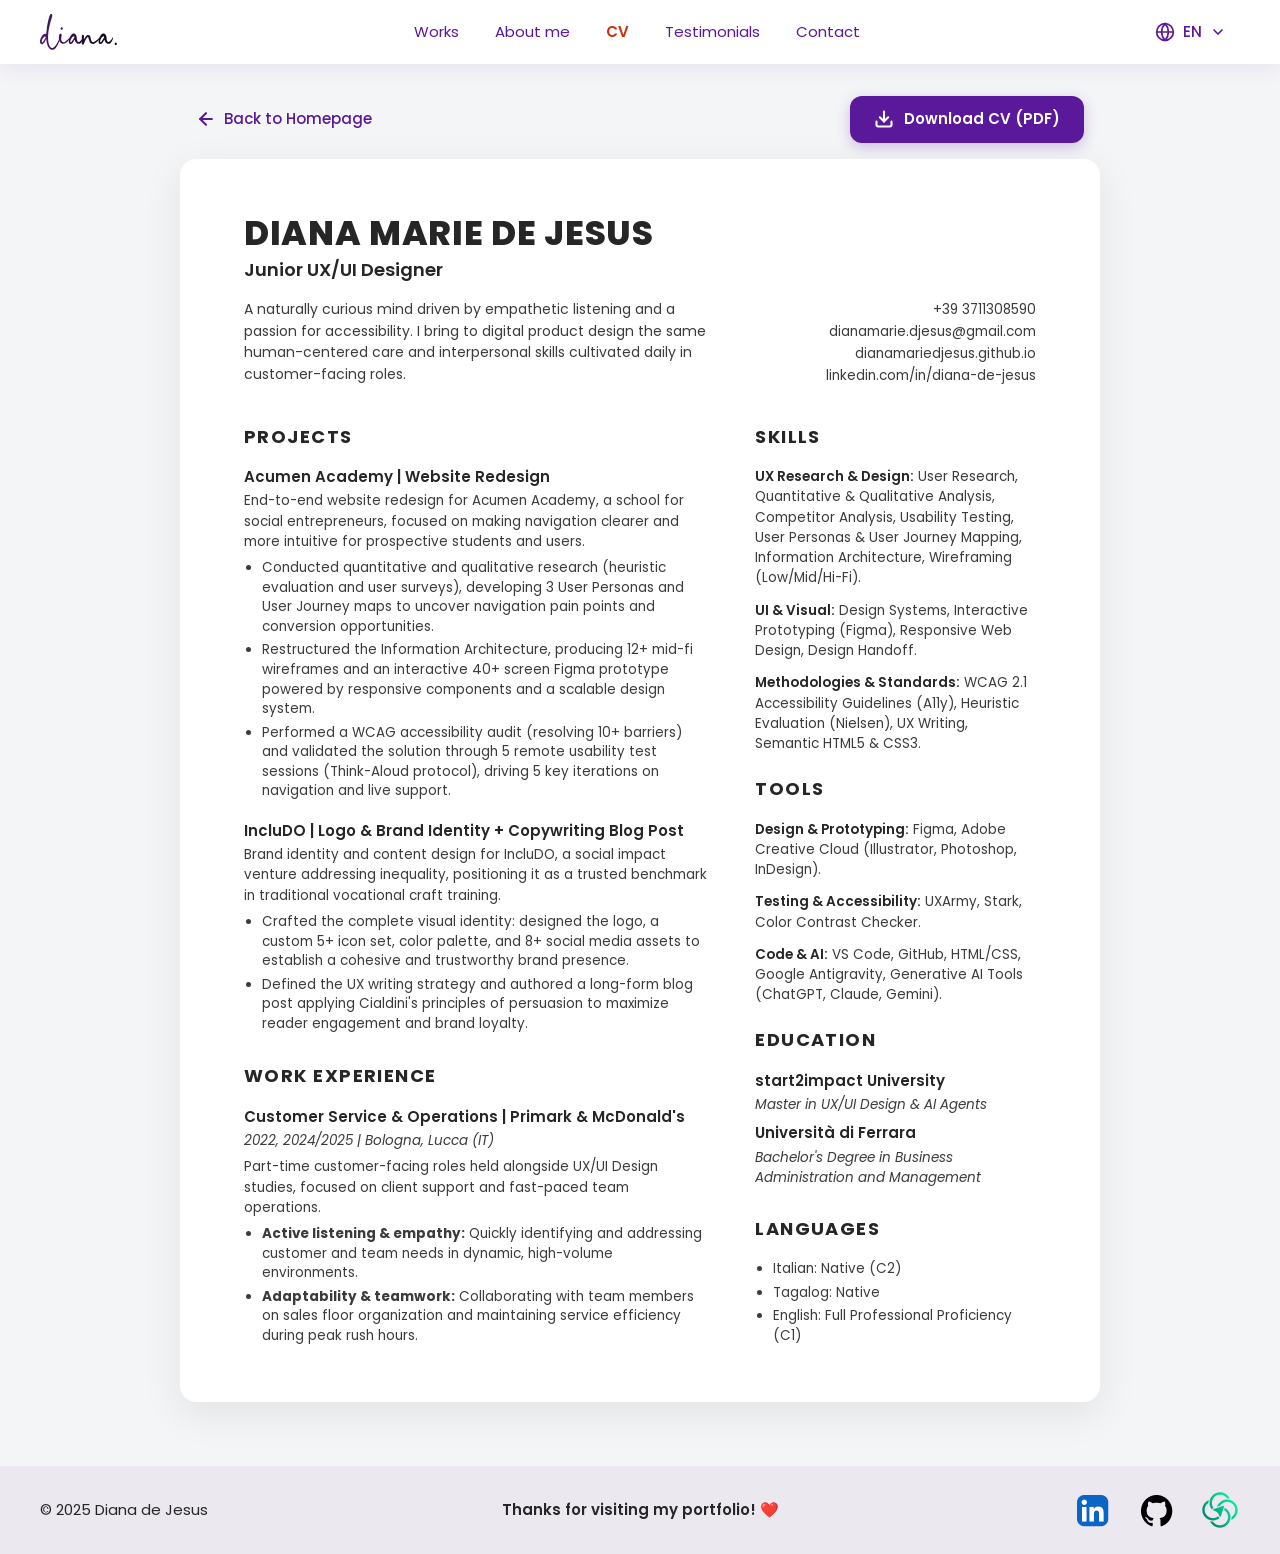
<file: en/cv.html>
<!DOCTYPE html>
<html lang="en">

<head>
  <meta charset="UTF-8">
  <meta name="viewport" content="width=device-width, initial-scale=1.0">

  <title>Diana Marie de Jesus | Curriculum Vitae</title>
  <meta name="description" content="My experience, education, and skills. Discover how I combine analytical logic and empathy to design UX systems.">

  <!-- Open Graph / Social Media Meta Tags -->
  <meta property="og:site_name" content="Diana de Jesus UX/UI Design Portfolio">
  <meta property="og:type" content="profile">
  <meta property="og:url" content="https://dianamariedjesus.github.io/en/cv.html">
  <meta property="og:title" content="Diana Marie de Jesus | Curriculum Vitae">
  <meta property="og:description" content="My experience, education, and skills. Discover how I combine analytical logic and empathy to design UX systems.">
  <meta property="og:image" content="https://dianamariedjesus.github.io/assets/img/og-image-en.jpg?v=2.2">
  <meta property="og:image:width" content="1200">
  <meta property="og:image:height" content="630">
  <meta property="og:image:type" content="image/jpeg">

  <!-- Twitter Card Meta Tags -->
  <meta name="twitter:card" content="summary_large_image">
  <meta name="twitter:title" content="Diana Marie de Jesus | Curriculum Vitae">
  <meta name="twitter:description" content="My experience, education, and skills. Discover how I combine analytical logic and empathy to design UX systems.">
  <meta name="twitter:image" content="https://dianamariedjesus.github.io/assets/img/og-image-en.jpg?v=2.2">

  <!-- Bootstrap Framework (CSS only) -->
  <link href="https://cdn.jsdelivr.net/npm/bootstrap@5.3.2/dist/css/bootstrap.min.css" rel="stylesheet">
  
  <!-- Favicon -->
  <link rel="icon" type="image/svg+xml" href="../assets/img/favicon/favicon.svg">

  <!-- Poppins Font -->
  <link rel="preconnect" href="https://fonts.googleapis.com">
  <link rel="preconnect" href="https://fonts.gstatic.com" crossorigin>
  <link href="https://fonts.googleapis.com/css2?family=Poppins:ital,wght@0,300;0,400;0,500;0,600;0,700;0,800;1,300;1,400;1,500;1,600;1,700;1,800&display=swap" rel="stylesheet">

  <!-- Base Navbar & Footer CSS -->
  <link rel="stylesheet" href="../assets/css/homepage.css?v=15.1">
  <!-- Homepage V2 Custom CSS -->
  <link rel="stylesheet" href="../assets/css/homepage-v2.css?v=8.4">
  <!-- Dedicated CV Page CSS -->
  <link rel="stylesheet" href="../assets/css/cv.css?v=14.1">
</head>

<body class="homepage-v2-wrapper cv-page-wrapper">

  <!-- Navbar (Frozen Component) -->
  <nav class="navbar navbar-expand-md bg-white">
    <div class="container-fluid mobile-nav-container">
      <!-- Diana Logo -->
      <a class="navbar-brand" href="./">
        <img src="../assets/img/navbar/logo/diana-logo.svg" alt="diana logo" class="navbar-logo-img">
      </a>

      <!-- Desktop Navigation Links (Centered) -->
      <div id="nav-links-desktop" class="d-none d-md-flex align-items-center nav-links-center">
        <a href="./#works" class="nav-link custom-nav-link">Works</a>
        <a href="./#about-me" class="nav-link custom-nav-link">About me</a>
        <a href="cv.html" class="nav-link custom-nav-link active">CV</a>
        <a href="./#testimonials" class="nav-link custom-nav-link">Testimonials</a>
        <a href="contatti.html" class="nav-link custom-nav-link">Contact</a>
      </div>

      <!-- Language Selector Dropdown (Right) - Pure CSS with Checkbox Hack -->
      <div class="language-dropdown-wrapper d-none d-md-block">
        <input type="checkbox" id="lang-menu-toggle" class="lang-toggle-checkbox" aria-label="Select language">
        <label for="lang-menu-toggle" class="lang-selector">
          <svg class="icon-globe" width="20" height="20" viewBox="0 0 24 24" fill="none" stroke="currentColor" stroke-width="2" stroke-linecap="round" stroke-linejoin="round">
            <circle cx="12" cy="12" r="10"></circle>
            <path d="M12 2a14.5 14.5 0 0 0 0 20 14.5 14.5 0 0 0 0-20"></path>
            <path d="M2 12h20"></path>
          </svg>
          <span class="lang-text">EN</span>
          <svg class="icon-chevron" width="16" height="16" viewBox="0 0 24 24" fill="none" stroke="currentColor" stroke-width="2.5" stroke-linecap="round" stroke-linejoin="round">
            <polyline points="6 9 12 15 18 9"></polyline>
          </svg>
        </label>
        <div class="lang-dropdown-menu">
          <a href="../cv.html" class="lang-item"><strong>IT</strong> <span>Italiano</span></a>
          <a href="#" class="lang-item active"><strong>EN</strong> <span>English</span></a>
        </div>
      </div>

      <!-- Hidden Checkbox for Mobile Menu Toggle -->
      <input type="checkbox" id="mobile-menu-toggle" class="d-md-none" aria-label="Open or close navigation menu" />

      <!-- Hamburger & Close Icons (Visible on Mobile/Tablet) -->
      <label for="mobile-menu-toggle" class="hamburger-menu-label d-md-none" aria-label="Menu">
        <svg class="hamburger-icon" width="24" height="24" viewBox="0 0 24 24" fill="none" stroke="currentColor" stroke-width="2.5" stroke-linecap="round" stroke-linejoin="round">
          <line x1="3" y1="12" x2="21" y2="12"></line>
          <line x1="3" y1="6" x2="21" y2="6"></line>
          <line x1="3" y1="18" x2="21" y2="18"></line>
        </svg>
        <svg class="close-icon" width="24" height="24" viewBox="0 0 24 24" fill="none" stroke="currentColor" stroke-width="2.5" stroke-linecap="round" stroke-linejoin="round">
          <line x1="18" y1="6" x2="6" y2="18"></line>
          <line x1="6" y1="6" x2="18" y2="18"></line>
        </svg>
      </label>

      <!-- Overlay Menu for Mobile -->
      <div class="mobile-overlay-menu d-md-none">
        <div class="mobile-nav-links">
          <a href="./#works" class="nav-link custom-nav-link" onclick="document.getElementById('mobile-menu-toggle').checked = false;">Works</a>
          <a href="./#about-me" class="nav-link custom-nav-link" onclick="document.getElementById('mobile-menu-toggle').checked = false;">About me</a>
          <a href="cv.html" class="nav-link custom-nav-link active">CV</a>
          <a href="./#testimonials" class="nav-link custom-nav-link" onclick="document.getElementById('mobile-menu-toggle').checked = false;">Testimonials</a>
          <a href="contatti.html" class="nav-link custom-nav-link">Contact</a>
        </div>
        <div class="mobile-lang-selector">
          <a href="../cv.html" class="mobile-lang-btn">
            <span class="lang-code">IT</span> <span class="lang-name">Italian</span>
          </a>
          <a href="#" class="mobile-lang-btn active">
            <span class="lang-code">ENG</span> <span class="lang-name">English</span>
          </a>
        </div>
      </div>

      <!-- Background Dimmer for Overlay -->
      <div id="overlay-dimmer" class="d-md-none"></div>
    </div>
  </nav>


  <!-- Top Action Bar (Download Button) -->
  <div class="cv-action-container">
    <a href="./" class="cv-back-link">
      <svg width="20" height="20" viewBox="0 0 24 24" fill="none" stroke="currentColor" stroke-width="2.5" stroke-linecap="round" stroke-linejoin="round">
        <line x1="19" y1="12" x2="5" y2="12"></line>
        <polyline points="12 19 5 12 12 5"></polyline>
      </svg>
      Back to Homepage
    </a>

    <a href="../assets/file-pdf/CV_DianaDeJesus_EN.pdf" download="CV_DianaDeJesus_EN.pdf" class="btn-cv-download">
      <svg width="20" height="20" viewBox="0 0 24 24" fill="none" stroke="currentColor" stroke-width="2.5" stroke-linecap="round" stroke-linejoin="round">
        <path d="M21 15v4a2 2 0 0 1-2 2H5a2 2 0 0 1-2-2v-4"></path>
        <polyline points="7 10 12 15 17 10"></polyline>
        <line x1="12" y1="15" x2="12" y2="3"></line>
      </svg>
      Download CV (PDF)
    </a>
  </div>


  <!-- CV Main Document Paper Sheet -->
  <main class="cv-paper">

    <!-- CV Header -->
    <header class="cv-header">
      <div class="cv-header-left">
        <h1 class="cv-name">DIANA MARIE DE JESUS</h1>
        <div class="cv-role">Junior UX/UI Designer</div>
        <p class="cv-summary">
          A naturally curious mind driven by empathetic listening and a passion for accessibility. I bring to digital product design the same human-centered care and interpersonal skills cultivated daily in customer-facing roles.
        </p>
      </div>

      <div class="cv-header-right">
        <a href="tel:+393711308590" class="cv-contact-link">+39 3711308590</a>
        <a href="mailto:dianamarie.djesus@gmail.com" class="cv-contact-link">dianamarie.djesus@gmail.com</a>
        <a href="https://github.com/dianamariedjesus/dianamariedjesus.github.io" target="_blank" rel="noopener noreferrer" class="cv-contact-link">dianamariedjesus.github.io</a>
        <a href="https://www.linkedin.com/in/diana-de-jesus" target="_blank" rel="noopener noreferrer" class="cv-contact-link">linkedin.com/in/diana-de-jesus</a>
      </div>
    </header>


    <!-- Main Body Grid (2 Columns) -->
    <div class="cv-grid">

      <!-- Left Column (Projects & Work Experience) -->
      <div class="cv-left-col">

        <!-- PROJECTS -->
        <section class="cv-block">
          <h2 class="cv-section-title">PROJECTS</h2>

          <!-- Item 1: Acumen Academy -->
          <article class="cv-item">
            <h3 class="cv-item-title">Acumen Academy | Website Redesign</h3>
            <p class="cv-item-desc">
              End-to-end website redesign for Acumen Academy, a school for social entrepreneurs, focused on making navigation clearer and more intuitive for prospective students and users.
            </p>
            <ul class="cv-bullet-list">
              <li>Conducted quantitative and qualitative research (heuristic evaluation and user surveys), developing 3 User Personas and User Journey maps to uncover navigation pain points and conversion opportunities.</li>
              <li>Restructured the Information Architecture, producing 12+ mid-fi wireframes and an interactive 40+ screen Figma prototype powered by responsive components and a scalable design system.</li>
              <li>Performed a WCAG accessibility audit (resolving 10+ barriers) and validated the solution through 5 remote usability test sessions (Think-Aloud protocol), driving 5 key iterations on navigation and live support.</li>
            </ul>
          </article>

          <!-- Item 2: IncluDO -->
          <article class="cv-item">
            <h3 class="cv-item-title">IncluDO | Logo &amp; Brand Identity + Copywriting Blog Post</h3>
            <p class="cv-item-desc">
              Brand identity and content design for IncluDO, a social impact venture addressing inequality, positioning it as a trusted benchmark in traditional vocational craft training.
            </p>
            <ul class="cv-bullet-list">
              <li>Crafted the complete visual identity: designed the logo, a custom 5+ icon set, color palette, and 8+ social media assets to establish a cohesive and trustworthy brand presence.</li>
              <li>Defined the UX writing strategy and authored a long-form blog post applying Cialdini's principles of persuasion to maximize reader engagement and brand loyalty.</li>
            </ul>
          </article>
        </section>


        <!-- WORK EXPERIENCE -->
        <section class="cv-block">
          <h2 class="cv-section-title">WORK EXPERIENCE</h2>

          <article class="cv-item">
            <h3 class="cv-item-title">Customer Service &amp; Operations | Primark &amp; McDonald's</h3>
            <div class="cv-item-meta">2022, 2024/2025 | Bologna, Lucca (IT)</div>
            <p class="cv-item-desc">
              Part-time customer-facing roles held alongside UX/UI Design studies, focused on client support and fast-paced team operations.
            </p>
            <ul class="cv-bullet-list">
              <li><strong>Active listening &amp; empathy:</strong> Quickly identifying and addressing customer and team needs in dynamic, high-volume environments.</li>
              <li><strong>Adaptability &amp; teamwork:</strong> Collaborating with team members on sales floor organization and maintaining service efficiency during peak rush hours.</li>
            </ul>
          </article>
        </section>

      </div>


      <!-- Right Column (Skills, Tools, Education, Languages) -->
      <div class="cv-right-col">

        <!-- SKILLS -->
        <section class="cv-block">
          <h2 class="cv-section-title">SKILLS</h2>
          <div class="cv-skill-group">
            <strong>UX Research &amp; Design:</strong> User Research, Quantitative &amp; Qualitative Analysis, Competitor Analysis, Usability Testing, User Personas &amp; User Journey Mapping, Information Architecture, Wireframing (Low/Mid/Hi-Fi).
          </div>
          <div class="cv-skill-group">
            <strong>UI &amp; Visual:</strong> Design Systems, Interactive Prototyping (Figma), Responsive Web Design, Design Handoff.
          </div>
          <div class="cv-skill-group">
            <strong>Methodologies &amp; Standards:</strong> WCAG 2.1 Accessibility Guidelines (A11y), Heuristic Evaluation (Nielsen), UX Writing, Semantic HTML5 &amp; CSS3.
          </div>
        </section>


        <!-- TOOLS -->
        <section class="cv-block">
          <h2 class="cv-section-title">TOOLS</h2>
          <div class="cv-skill-group">
            <strong>Design &amp; Prototyping:</strong> Figma, Adobe Creative Cloud (Illustrator, Photoshop, InDesign).
          </div>
          <div class="cv-skill-group">
            <strong>Testing &amp; Accessibility:</strong> UXArmy, Stark, Color Contrast Checker.
          </div>
          <div class="cv-skill-group">
            <strong>Code &amp; AI:</strong> VS Code, GitHub, HTML/CSS, Google Antigravity, Generative AI Tools (ChatGPT, Claude, Gemini).
          </div>
        </section>


        <!-- EDUCATION -->
        <section class="cv-block cv-block-education">
          <h2 class="cv-section-title">EDUCATION</h2>
          
          <div class="cv-item">
            <h3 class="cv-item-title">start2impact University</h3>
            <div class="cv-item-subtitle">Master in UX/UI Design &amp; AI Agents</div>
          </div>

          <div class="cv-item">
            <h3 class="cv-item-title">Università di Ferrara</h3>
            <div class="cv-item-subtitle">Bachelor's Degree in Business Administration and Management</div>
          </div>
        </section>


        <!-- LANGUAGES -->
        <section class="cv-block">
          <h2 class="cv-section-title">LANGUAGES</h2>
          <ul class="cv-bullet-list">
            <li>Italian: Native (C2)</li>
            <li>Tagalog: Native</li>
            <li>English: Full Professional Proficiency (C1)</li>
          </ul>
        </section>

      </div>

    </div>

  </main>


  <!-- Footer (Frozen Component) -->
  <footer class="footer-section">
    <div class="footer-container">
      <span class="footer-copyright">&copy; 2025 Diana de Jesus</span>
      <span class="footer-message">Thanks for visiting my portfolio! ❤️</span>
      <div class="footer-socials">
        <!-- LinkedIn Link -->
        <a href="https://www.linkedin.com/in/diana-de-jesus/" target="_blank" rel="noopener noreferrer">
          <img src="../assets/img/footer/social-icons/linkedin.png" alt="linkedin logo" class="footer-social-icon">
        </a>
        <!-- GitHub Link -->
        <a href="https://github.com/dianamariedjesus/dianamariedjesus.github.io" target="_blank" rel="noopener noreferrer">
          <img src="../assets/img/footer/social-icons/github.png" alt="github logo" class="footer-social-icon">
        </a>
        <!-- start2impact Link -->
        <a href="https://account.start2impact.it/profile/dianamarie-dejesus" target="_blank" rel="noopener noreferrer">
          <img src="../assets/img/footer/social-icons/S2I.png" alt="start to impact logo" class="footer-social-icon">
        </a>
      </div>
    </div>
  </footer>

  <!-- Back to Top Button -->
  <button class="back-to-top" aria-label="Back to top">
    <svg width="22" height="22" viewBox="0 0 24 24" fill="none" stroke="currentColor" stroke-width="2.5" stroke-linecap="round" stroke-linejoin="round">
      <path d="M12 19V5M5 12l7-7 7 7"/>
    </svg>
  </button>

  <!-- JavaScript for Language Dropdown & Back to Top -->
  <script>
    document.addEventListener("DOMContentLoaded", () => {
      // Close language dropdown menu when clicking anywhere outside
      document.addEventListener('click', function(e) {
        if (e.target && e.target.id === 'overlay-dimmer') {
          const toggle = document.getElementById('mobile-menu-toggle');
          if (toggle) toggle.checked = false;
        }
        const langWrapper = document.querySelector('.language-dropdown-wrapper');
        if (langWrapper) {
          const langToggle = langWrapper.querySelector('.lang-toggle-checkbox');
          if (langToggle && langToggle.checked && !langWrapper.contains(e.target)) {
            langToggle.checked = false;
          }
        }
      });

      // Back to Top Button Logic
      const backToTopBtn = document.querySelector('.back-to-top');
      const footer = document.querySelector('.footer-section');
      
      if (backToTopBtn && footer) {
        window.addEventListener('scroll', function() {
          const footerRect = footer.getBoundingClientRect();
          const windowHeight = window.innerHeight;
          const scrollPosition = window.scrollY || window.pageYOffset;
          const pageHeight = document.documentElement.scrollHeight;
          const isMobileOrTablet = window.innerWidth < 1024;

          if (isMobileOrTablet) {
            const isAtBottom = (windowHeight + scrollPosition >= pageHeight - 140) || (footerRect.top <= windowHeight);
            if (isAtBottom) {
              backToTopBtn.classList.add('visible');
              if (footerRect.top < windowHeight) {
                const visibleFooterHeight = windowHeight - footerRect.top;
                backToTopBtn.style.bottom = (visibleFooterHeight + 16) + 'px';
              } else {
                backToTopBtn.style.bottom = '20px';
              }
            } else {
              backToTopBtn.classList.remove('visible');
            }
          } else {
            if (scrollPosition > 300) {
              backToTopBtn.classList.add('visible');
            } else {
              backToTopBtn.classList.remove('visible');
            }

            if (footerRect.top < windowHeight) {
              const visibleFooterHeight = windowHeight - footerRect.top;
              backToTopBtn.style.bottom = (visibleFooterHeight + 24) + 'px';
            } else {
              backToTopBtn.style.bottom = '30px';
            }
          }
        });

        backToTopBtn.addEventListener('click', function() {
          window.scrollTo({
            top: 0,
            behavior: 'smooth'
          });
        });
      }
    });
  </script>

</body>
</html>
</file>
<file: assets/css/homepage.css>
html, body {
  overflow-x: clip;
  width: 100%;
}

.navbar-logo-img {
  width: 77.59px;
  height: 36px;
  -o-object-fit: contain;
     object-fit: contain;
  display: block;
}

.custom-nav-link {
  font-family: "Poppins", sans-serif;
  font-size: 16px;
  font-weight: 400;
  color: #5A189A !important;
  text-decoration: none;
  padding: 8px 16px;
  border-radius: 12px;
  background-color: transparent;
  transition: background-color 0.2s ease, color 0.2s ease, font-weight 0.2s ease;
  display: inline-block;
}
.custom-nav-link:hover {
  background-color: #f7f3fa;
  color: #5A189A !important;
  font-weight: 400;
}
.custom-nav-link:active {
  background-color: #efe8f5;
  color: #5A189A !important;
  font-weight: 600; /* SemiBold */
}
.custom-nav-link.active {
  color: #C83214 !important;
  font-weight: 600; /* SemiBold */
  background-color: transparent;
}

.nav-links-center {
  margin: 0 auto;
  gap: 8px;
}

/* Navbar - Sticky with custom drop shadow */
.navbar {
  position: sticky;
  top: 0;
  z-index: 1000;
  background-color: #fff;
  box-shadow: 0px 31px 80.3px -26px rgba(90, 24, 154, 0.12);
  border: none;
  transition: box-shadow 0.3s ease;
  margin: 0;
  width: 100%;
  height: 64px;
  padding: 0;
  display: flex;
  align-items: center;
  box-sizing: border-box;
}

.navbar .container-fluid {
  max-width: none !important;
  width: 100% !important;
  margin: 0 auto;
  padding: 0 60px !important;
  display: flex;
  justify-content: space-between;
  align-items: center;
  position: relative;
  box-sizing: border-box;
}

.language-dropdown-wrapper {
  position: relative;
  display: inline-block;
}
.language-dropdown-wrapper .lang-toggle-checkbox {
  display: none;
}
.language-dropdown-wrapper .lang-selector {
  display: flex;
  align-items: center;
  gap: 8px;
  padding: 8px 16px;
  border-radius: 12px;
  cursor: pointer;
  color: #5A189A;
  font-family: "Poppins", sans-serif;
  font-size: 16px;
  font-weight: 500;
  transition: background-color 0.2s ease, color 0.2s ease;
  -webkit-user-select: none;
     -moz-user-select: none;
          user-select: none;
}
.language-dropdown-wrapper .lang-selector .icon-globe, .language-dropdown-wrapper .lang-selector .icon-chevron {
  stroke: currentColor;
}
.language-dropdown-wrapper .lang-selector .icon-chevron {
  transition: transform 0.2s ease;
}
.language-dropdown-wrapper .lang-selector:hover {
  color: #FF452A;
}
.language-dropdown-wrapper .lang-toggle-checkbox:checked + .lang-selector {
  background-color: #efe8f5;
  color: #5A189A;
}
.language-dropdown-wrapper .lang-toggle-checkbox:checked + .lang-selector .icon-chevron {
  transform: rotate(180deg);
}
.language-dropdown-wrapper .lang-dropdown-menu {
  display: none;
  position: absolute;
  top: 100%;
  right: 0;
  margin-top: 8px;
  background-color: #ffffff;
  border-radius: 20px;
  border-top-right-radius: 0;
  box-shadow: 0px 16px 74px -30px rgba(0, 0, 0, 0.4);
  padding: 8px;
  z-index: 1010;
  flex-direction: column;
  gap: 4px;
  min-width: 160px;
}
.language-dropdown-wrapper .lang-dropdown-menu .lang-item {
  display: flex;
  align-items: center;
  gap: 8px;
  padding: 8px 16px;
  border-radius: 12px;
  text-decoration: none;
  color: #5A189A;
  font-family: "Poppins", sans-serif;
  font-size: 16px;
  transition: background-color 0.2s ease, font-weight 0.2s ease;
}
.language-dropdown-wrapper .lang-dropdown-menu .lang-item strong {
  font-weight: 700;
}
.language-dropdown-wrapper .lang-dropdown-menu .lang-item span {
  font-weight: 400;
}
.language-dropdown-wrapper .lang-dropdown-menu .lang-item:hover {
  background-color: #f7f3fa;
  color: #5A189A;
}
.language-dropdown-wrapper .lang-dropdown-menu .lang-item:active {
  background-color: #efe8f5;
  color: #5A189A;
  font-weight: 700;
}
.language-dropdown-wrapper .lang-dropdown-menu .lang-item.active {
  background-color: transparent;
  color: #5A189A;
}
.language-dropdown-wrapper .lang-toggle-checkbox:checked ~ .lang-dropdown-menu {
  display: flex;
}

body {
  font-family: "Poppins", sans-serif;
  background: #fff;
  color: #262626;
}

.hero-section {
  display: flex;
  justify-content: center;
  align-items: center;
  width: 100%;
  background-color: white;
  margin: 10.5rem auto 14.5rem auto;
  padding: 0;
  box-sizing: border-box;
}

.hero-content {
  display: flex;
  flex-direction: column;
  align-items: center;
  justify-content: center;
  text-align: center;
}

/* Title Row */
.hero-title-container {
  position: relative;
  display: inline-block;
  text-align: center;
  margin-bottom: 20px;
}

.hero-title {
  font-family: "Poppins", sans-serif;
  font-size: 48px;
  font-weight: 800;
  line-height: 1.43;
  color: #262626;
  margin: 0;
  display: inline-block;
}

/* Orange decorative icons */
.hero-deco {
  position: absolute;
  pointer-events: none;
  opacity: 0.6;
}

.hero-deco-thumbs {
  left: -96.88px;
  top: 50%;
  transform: translateY(-50%) rotate(16.94deg);
  width: 48.1px;
  height: 43.02px;
}

.hero-deco-sad {
  right: -102.47px;
  top: 3px;
  transform: rotate(-9.1deg);
  width: 53.69px;
  height: 49.56px;
}

.hero-deco-scribble {
  right: -57.87px;
  top: -32.81px;
  transform: rotate(-9.63deg);
  width: 35.87px;
  height: 38.81px;
}

/* Subtitle & Badges Row */
.hero-subtitle-row {
  display: flex;
  align-items: center;
  justify-content: center;
  gap: 21px;
  margin: 0;
  padding: 0;
}

.hero-subtitle {
  font-family: "Poppins", sans-serif;
  font-size: 24px;
  font-weight: 300;
  line-height: 1.29;
  color: #262626;
  margin: 0;
}

.hero-badges {
  display: flex;
  align-items: center;
  gap: 12px;
}

.hero-badge {
  display: inline-flex;
  align-items: center;
  background-color: #f7f3fa;
  border-radius: 24px;
  padding: 8px 20px 8px 16px;
  color: #5A189A;
  font-family: "Poppins", sans-serif;
  font-size: 20px;
  font-weight: 400;
  line-height: 1.29;
  gap: 8px;
  box-sizing: border-box;
}
.hero-badge .badge-icon {
  width: 24px;
  height: 24px;
  display: block;
}

/* About Section (Chi sono) - Desktop Default */
.about-section {
  width: 100%;
  max-width: 1440px;
  margin: 0 auto 14.5rem auto;
  padding: 0 60px;
  box-sizing: border-box;
}
.about-section .about-container {
  display: flex;
  flex-direction: row;
  align-items: flex-start;
  justify-content: flex-start;
  gap: 92px;
  width: 100%;
}
.about-section {
  /* Left Column: Profile Picture Frame */
}
.about-section .about-avatar-col {
  flex-shrink: 0;
}
.about-section .about-avatar-col .avatar-frame {
  width: 286px;
  height: 286px;
  border-radius: 50%;
  overflow: hidden;
  display: flex;
  align-items: center;
  justify-content: center;
}
.about-section .about-avatar-col .avatar-img {
  width: 100%;
  height: 100%;
  display: block;
  -o-object-fit: cover;
     object-fit: cover;
}
.about-section {
  /* Right Column: Content Column */
}
.about-section .about-content-col {
  flex: 1;
  display: flex;
  flex-direction: column;
  align-items: flex-start;
  text-align: left;
}
.about-section {
  /* CHI SONO label */
}
.about-section .about-label {
  font-family: "Poppins", sans-serif;
  font-size: 16px;
  font-weight: 700;
  letter-spacing: 0.22em;
  line-height: 1;
  color: rgba(38, 38, 38, 0.5);
  margin-bottom: 64px;
  display: inline-block;
}
.about-section {
  /* Paragraphs wrapper */
}
.about-section .about-text-paragraphs {
  display: flex;
  flex-direction: column;
  gap: 12px;
  margin-bottom: 24px;
  width: 100%;
}
.about-section .about-text {
  font-family: "Poppins", sans-serif;
  font-size: 18px;
  font-weight: 400;
  line-height: 1.34;
  letter-spacing: 0.04em;
  color: #262626;
  margin: 0;
  width: 100%;
}
.about-section .about-text strong {
  font-weight: 600;
  font-family: "Poppins", sans-serif;
  line-height: 1.34;
  letter-spacing: 0.04em;
}
.about-section {
  /* CTA Button outline */
}
.about-section .cta-button {
  display: inline-flex;
  align-items: center;
  justify-content: center;
  font-family: "Poppins", sans-serif;
  font-size: 16px;
  font-weight: 400;
  line-height: 1.34;
  color: #FF452A;
  border: 1px solid rgba(255, 69, 42, 0.5);
  border-radius: 24px;
  padding: 12px 24px;
  background-color: transparent;
  text-decoration: none;
  gap: 8px;
  transition: all 0.3s ease-in-out;
  cursor: pointer;
}
.about-section .cta-button .cta-arrow {
  width: 24px;
  height: 24px;
  flex-shrink: 0;
  transition: fill 0.3s ease-in-out;
}
.about-section .cta-button {
  /* States */
}
.about-section .cta-button:hover {
  background-color: rgba(255, 69, 42, 0.1);
  border-color: rgba(255, 69, 42, 0.5);
  color: #FF452A;
}
.about-section .cta-button:active {
  background-color: rgba(255, 69, 42, 0.8);
  border-color: rgba(255, 69, 42, 0.5);
  color: #FFFFFF;
}

.works-section {
  width: 100%;
  max-width: 1440px;
  padding: 0 60px;
  margin: 0 auto 9.5rem auto;
  box-sizing: border-box;
  scroll-margin-top: 90px; /* Offset to prevent header overlap from sticky navbar */
}

.works-title {
  font-family: "Poppins", sans-serif;
  font-size: 18px;
  font-weight: 700;
  color: rgba(38, 38, 38, 0.5); /* #262626 at 50% opacity */
  letter-spacing: 0.22em; /* 22% letter spacing */
  line-height: 1.2; /* 120% line height */
  margin-bottom: 64px;
  text-transform: uppercase;
}

.works-grid {
  display: grid;
  grid-template-columns: repeat(3, 1fr);
  gap: 30px;
  justify-content: center;
  align-items: start;
  width: 100%;
}

.work-card {
  display: flex;
  flex-direction: column;
  width: 100%;
  max-width: 420px;
  background: none;
  transition: transform 0.3s ease;
}

.work-card:hover {
  transform: scale(1.02);
}

.work-image-frame {
  width: 100%;
  height: auto;
  aspect-ratio: 420/210; /* Sleeker, reduced height */
  border: 1px solid #D9D9D9; /* Sottile colore chiaro */
  border-radius: 8px; /* 8px corner radius */
  overflow: hidden;
  box-sizing: border-box;
  margin-bottom: 24px; /* Space between box and title */
}

.work-image {
  width: 100%;
  height: 100%;
  -o-object-fit: cover;
     object-fit: cover;
  display: block;
  image-rendering: -webkit-optimize-contrast; /* Optimizes contrast and clarity when downscaling large mockups */
}
.work-image.work-image-contain {
  -o-object-fit: contain;
     object-fit: contain;
  padding: 16px;
  box-sizing: border-box;
}

.work-title {
  font-family: "Poppins", sans-serif;
  font-size: 18px;
  font-weight: 600; /* Poppins SemiBold */
  color: #262626;
  line-height: 1.43; /* 143% line height */
  margin-bottom: 8px; /* Space between title and description */
}

.work-client {
  color: #C83214; /* Client color accessible active-orange */
  font-weight: 600;
}

.work-description {
  font-family: "Poppins", sans-serif;
  font-size: 16px;
  font-weight: 400; /* Poppins Regular */
  line-height: 1.43; /* 143% line height */
  letter-spacing: 0%;
  color: #262626; /* 100% opacity */
  margin: 0;
}

.footer-section {
  background: #ECE8EF;
  width: 100%;
  box-sizing: border-box;
}

.footer-container {
  width: 100% !important;
  max-width: none !important;
  margin: 0 auto;
  display: flex;
  align-items: center;
  justify-content: space-between;
  padding: 24px 60px !important;
  box-sizing: border-box;
}

.footer-copyright {
  font-family: "Poppins", sans-serif;
  font-size: 16px;
  font-weight: 400; /* Poppins Regular */
  color: #262626;
  line-height: 1.34; /* 134% line-height */
  white-space: nowrap;
}

.footer-message {
  font-family: "Poppins", sans-serif;
  font-size: 16px;
  font-weight: 600; /* Poppins SemiBold */
  color: #262626;
  line-height: 1.34; /* 134% line-height */
  text-align: center;
  flex: 1;
}

.footer-socials {
  display: flex;
  align-items: center;
  gap: 24px; /* 24px gap between social icons */
  flex-shrink: 0;
}

.footer-social-icon {
  width: 40px;
  height: 40px;
  -o-object-fit: cover;
     object-fit: cover;
  display: block;
}

/* ===================================
   RESPONSIVE MEDIA QUERIES
   =================================== */
/* All Desktop & Tablet viewports (>= 768px) */
@media (min-width: 768px) {
  .navbar {
    padding: 0 !important;
    height: 64px !important;
  }
}

/* Laptop Viewports (1024px - 1399px) - Fine-tuning Navbar & Footer */
@media (min-width: 1024px) and (max-width: 1399px) {
  .navbar .container-fluid {
    padding: 0 40px !important;
  }
  .custom-nav-link {
    font-size: 15px !important;
    padding: 8px 14px !important;
  }
  .language-dropdown-wrapper .lang-selector {
    font-size: 15px !important;
    padding: 8px 14px !important;
  }
  .footer-container {
    padding: 24px 40px !important;
  }
  .footer-copyright {
    font-size: 15px !important;
  }
  .footer-message {
    font-size: 15px !important;
  }
  .footer-social-icon {
    width: 36px !important;
    height: 36px !important;
  }
}

/* Tablet Viewports (768px - 1023px) - Fine-tuning Navbar & Footer */
@media (min-width: 768px) and (max-width: 1023px) {
  .navbar .container-fluid {
    padding: 0 24px !important;
  }
  .nav-links-center {
    gap: 4px !important;
  }
  .custom-nav-link {
    font-size: 13.5px !important;
    padding: 6px 8px !important;
  }
  .language-dropdown-wrapper .lang-selector {
    font-size: 13.5px !important;
    padding: 6px 8px !important;
  }
  .footer-container {
    padding: 20px 32px !important;
  }
  .footer-copyright {
    font-size: 14px !important;
  }
  .footer-message {
    font-size: 14.5px !important;
  }
  .footer-socials {
    gap: 20px !important;
  }
  .footer-social-icon {
    width: 34px !important;
    height: 34px !important;
  }
}
/* Mobile Devices: max-width 767px */
@media (max-width: 767px) {
  /* 1. OVERRIDE BOOTSTRAP'S EXPAND BEHAVIOR */
  /* This is the key fix. It forces the desktop links to remain hidden
   and the hamburger menu to remain visible at the 768px breakpoint. */
  .navbar-expand-md .navbar-collapse {
    display: none !important;
  }
  .language-dropdown-wrapper {
    display: none !important;
  }
  /* This rule ensures your custom hamburger menu is visible instead */
  .navbar-expand-md .hamburger-menu {
    display: block !important;
  }
  /* Navbar */
  .navbar {
    position: sticky !important; /* Keep the navbar fixed to the top */
    top: 0 !important;
    left: 0;
    width: 100%;
    padding: 0 !important;
    margin: 0;
    height: 56px !important;
    z-index: 2000 !important; /* Ensures navbar is always on top */
    background-color: white !important;
    box-shadow: 0px 31px 80.3px -26px rgba(90, 24, 154, 0.12) !important;
    display: flex;
    align-items: center;
    border: none !important;
  }
  .navbar::before {
    display: none !important;
  }
  .navbar .mobile-nav-container {
    display: flex;
    justify-content: space-between;
    align-items: center;
    width: 100%;
    height: 100%;
    padding: 0 16px !important;
  }
  .navbar-brand {
    padding: 0;
    position: relative;
    z-index: 15;
    display: flex;
    align-items: center;
  }
  .navbar-brand img {
    width: 60.7px !important;
    height: 28.16px !important;
  }
  /* Hide desktop links and show mobile menu elements */
  #nav-links-desktop {
    display: none !important;
  }
  .hamburger-menu-label, #mobile-menu-toggle {
    display: block;
  }
  /* Style for the label containing the icons */
  .hamburger-menu-label {
    cursor: pointer;
    position: relative;
    width: 32px; /* Set fixed size */
    height: 32px; /* Set fixed size */
    z-index: 15; /* Render above the white header background */
    display: flex;
    align-items: center;
    justify-content: center;
  }
  .hamburger-icon, .close-icon {
    width: 24px !important;
    height: 24px !important;
    position: absolute;
    stroke: #5A189A;
    transition: stroke 0.2s ease, opacity 150ms ease-in-out; /* Transition for the icon fade */
  }
  .hamburger-menu-label:hover .hamburger-icon, .hamburger-menu-label:hover .close-icon {
    stroke: #B5179E !important;
  }
  .hamburger-menu-label:active .hamburger-icon, .hamburger-menu-label:active .close-icon {
    stroke: #FF452A !important;
  }
  /* --- Icon Swapping Logic --- */
  #mobile-menu-toggle {
    display: none; /* Hide the checkbox itself */
  }
  .close-icon {
    opacity: 0; /* Hide X icon by default */
  }
  /* When menu is open: hide hamburger, show X */
  #mobile-menu-toggle:checked ~ .hamburger-menu-label .hamburger-icon {
    opacity: 0;
    display: none;
  }
  #mobile-menu-toggle:checked ~ .hamburger-menu-label .close-icon {
    opacity: 1;
    display: block;
  }
  /* --- Overlay Menu Styling & Animation --- */
  .mobile-overlay-menu {
    position: fixed;
    top: 56px;
    left: 0;
    width: 100%;
    height: auto !important;
    max-height: calc(100vh - 56px);
    overflow-y: auto;
    background-color: white;
    padding: 24px 16px !important;
    box-shadow: none;
    transform: translateY(-200%); /* Start off-screen */
    transition: transform 300ms ease-in-out;
    z-index: 5; /* Render below the white header background so it slides behind it */
    display: flex;
    flex-direction: column;
    align-items: flex-start;
    justify-content: flex-start;
    box-sizing: border-box;
  }
  .mobile-nav-links {
    display: flex;
    flex-direction: column;
    align-items: flex-start;
    gap: 8px;
    width: 100%;
  }
  .mobile-lang-selector {
    display: flex;
    align-items: center;
    gap: 8px;
    margin-top: 24px;
    width: 100%;
  }
  button.mobile-lang-btn,
  .mobile-lang-btn {
    flex: 1 !important;
    display: inline-flex !important;
    align-items: center !important;
    justify-content: center !important;
    gap: 8px !important;
    padding: 8px 16px !important;
    border-radius: 12px !important;
    border: none !important;
    outline: none !important;
    box-shadow: none !important;
    -webkit-appearance: none !important;
    appearance: none !important;
    background-color: transparent !important;
    cursor: pointer !important;
    text-decoration: none !important;
    transition: background-color 0.2s ease, color 0.2s ease !important;
    font-family: "Poppins", sans-serif !important;
  }
  .mobile-lang-btn .lang-code {
    font-weight: 700;
    font-size: 16px;
    color: #5A189A;
  }
  .mobile-lang-btn .lang-name {
    font-weight: 300;
    font-size: 16px;
    color: #5A189A;
  }
  button.mobile-lang-btn:hover,
  .mobile-lang-btn:hover {
    background-color: rgba(90, 24, 154, 0.05) !important;
  }
  button.mobile-lang-btn:active,
  button.mobile-lang-btn.active,
  .mobile-lang-btn:active,
  .mobile-lang-btn.active {
    background-color: rgba(90, 24, 154, 0.10) !important;
  }
  /* When checkbox is checked: slide overlay in */
  #mobile-menu-toggle:checked ~ .mobile-overlay-menu {
    transform: translateY(0);
  }
  .custom-nav-link {
    font-family: "Poppins", sans-serif;
    font-size: 16px !important;
    font-weight: 400 !important;
    color: #5A189A !important;
    padding: 8px 16px !important;
    background: transparent !important;
    border-radius: 12px;
    display: block;
    width: 100%;
    box-sizing: border-box;
    transition: background-color 0.2s ease, color 0.2s ease, font-weight 0.2s ease;
  }
  .custom-nav-link:hover {
    background-color: #f7f3fa !important;
    color: #5A189A !important;
    font-weight: 400 !important;
  }
  .custom-nav-link:active {
    background-color: #efe8f5 !important;
    font-weight: 600 !important;
    color: #5A189A !important;
  }
  .custom-nav-link.active {
    color: #C83214 !important;
    font-weight: 600 !important;
    background-color: transparent !important;
  }
  /* --- Background Dimmer --- */
  #overlay-dimmer {
    display: block !important;
    position: fixed;
    top: 56px;
    left: 0;
    width: 100vw;
    height: calc(100vh - 56px);
    background: rgba(0, 0, 0, 0.25) !important;
    opacity: 0 !important;
    pointer-events: none; /* Can't be clicked when hidden */
    transition: opacity 300ms ease-in-out, visibility 300ms ease-in-out;
    z-index: 3;
    visibility: hidden !important;
  }
  /* When checkbox is checked: fade in the dimmer */
  #mobile-menu-toggle:checked ~ #overlay-dimmer {
    opacity: 1 !important;
    visibility: visible !important;
    pointer-events: auto;
  }
  /* Hero Section */
  .hero-section {
    margin: 5rem 16px 7rem 16px;
    width: auto;
    max-width: none;
    display: flex;
    justify-content: center;
    align-items: center;
  }
  .hero-content {
    display: flex;
    flex-direction: column;
    align-items: center;
    text-align: center;
    width: 100%;
    margin-top: 0;
  }
  .hero-title-container {
    position: relative;
    display: inline-block;
    text-align: center;
    margin-top: 72px;
    margin-bottom: 31px;
    padding: 0;
    width: 100%;
    max-width: 320px;
  }
  .hero-title {
    font-size: 32px;
    line-height: 1.43;
    font-weight: 800;
    text-align: center;
  }
  .hero-deco-thumbs {
    position: absolute;
    left: 50%;
    margin-left: -44.56px;
    top: -36.25px;
    width: 30.21px;
    height: 27.8px;
    transform: rotate(16.94deg);
    transform-origin: center;
  }
  .hero-deco-sad {
    position: absolute;
    left: 50%;
    margin-left: 9.49px;
    top: -40.02px;
    width: 35.07px;
    height: 32.27px;
    transform: rotate(-9.1deg);
    transform-origin: center;
  }
  .hero-deco-scribble {
    position: absolute;
    left: 50%;
    margin-left: -8.3px;
    top: -63.24px;
    width: 17.79px;
    height: 25.1px;
    transform: rotate(-9.63deg);
    transform-origin: center;
  }
  .hero-subtitle-row {
    display: flex;
    flex-direction: column;
    align-items: center;
    gap: 18px;
    width: 100%;
    margin: 0;
  }
  .hero-subtitle {
    font-size: 18px;
    line-height: 1.29;
    font-weight: 300;
    text-align: center;
    margin: 0;
  }
  .hero-badges {
    display: flex;
    flex-direction: column;
    align-items: center;
    gap: 10px;
    width: 100%;
    margin: 0;
  }
  /* Works Section */
  .works-section {
    min-width: auto !important;
    padding: 0 16px;
    margin: 0 auto 4.5rem auto;
  }
  .works-title {
    font-size: 16px;
    letter-spacing: 0.22em;
    line-height: 1.2;
    margin-bottom: 40px;
    text-align: center;
  }
  .works-grid {
    grid-template-columns: 1fr;
    margin-left: 0;
    margin-right: 0;
    margin-bottom: 0;
    row-gap: 34px;
  }
  .work-card {
    width: 100% !important;
    max-width: 100% !important;
    min-width: 0 !important;
  }
  .work-image-frame {
    width: 100% !important;
    height: auto !important;
    aspect-ratio: 420/246.35 !important;
    margin-bottom: 24px;
  }
  .work-image {
    width: 100% !important;
    height: 100% !important;
    -o-object-fit: cover !important;
       object-fit: cover !important;
  }
  .work-title {
    font-size: 16px;
    line-height: 1.2;
    margin-bottom: 8px;
  }
  .work-description {
    font-size: 16px;
    line-height: 1.43;
  }
  /* Footer */
  .footer-container {
    flex-direction: column !important;
    padding: 20px 16px !important;
    gap: 20px !important;
    text-align: center !important;
  }
  .footer-copyright {
    font-size: 13.5px !important;
    line-height: 1.34 !important;
    order: 3 !important;
  }
  .footer-message {
    font-size: 14.5px !important;
    line-height: 1.34 !important;
    font-weight: 600 !important;
    white-space: nowrap !important;
    order: 1 !important;
  }
  .footer-socials {
    display: flex !important;
    justify-content: center !important;
    align-items: center !important;
    gap: 20px !important;
    order: 2 !important;
  }
  .footer-socials a {
    width: 44px !important;
    height: 44px !important;
    display: flex !important;
    align-items: center !important;
    justify-content: center !important;
    text-decoration: none !important;
  }
  .footer-social-icon {
    width: 36px !important;
    height: 36px !important;
    object-fit: cover !important;
  }
  /* About Section Mobile (320px - 425px) */
  .about-section {
    margin: 0 auto 7rem auto;
    padding: 0 16px;
    width: 100%;
    max-width: none;
  }
  .about-section .about-container {
    flex-direction: column;
    align-items: center;
    gap: 27px;
    width: 100%;
  }
  .about-section .about-avatar-col .avatar-frame {
    width: 171px !important;
    height: 171px !important;
  }
  .about-section .about-avatar-col .avatar-img {
    width: 171px !important;
    height: 171px !important;
  }
  .about-section .about-content-col {
    align-items: center;
    text-align: left;
    width: 100%;
  }
  .about-section .about-content-col .about-text {
    font-size: 16px;
  }
  .about-section .about-label {
    align-self: center;
    font-size: 16px;
    margin-bottom: 40px;
  }
  .about-section .about-text-paragraphs {
    gap: 12px;
    margin-bottom: 24px;
    width: 100%;
  }
  .about-section .cta-button {
    align-self: center;
  }
}
/* Tablet Small: 426px - 768px (Image 2) */
@media (min-width: 426px) and (max-width: 767px) {
  /* 1. OVERRIDE BOOTSTRAP'S EXPAND BEHAVIOR */
  /* This is the key fix. It forces the desktop links to remain hidden
   and the hamburger menu to remain visible at the 768px breakpoint. */
  .navbar-expand-md .navbar-collapse {
    display: none !important;
  }
  /* This rule ensures your custom hamburger menu is visible instead */
  .navbar-expand-md .hamburger-menu {
    display: block !important;
  }
  /* Navbar */
  .navbar {
    position: sticky !important;
    top: 0 !important;
    left: 0;
    width: 100%;
    padding: 0 !important;
    margin: 0;
    height: 56px !important;
    z-index: 2000 !important;
    background-color: white !important;
    box-shadow: 0px 31px 80.3px -26px rgba(90, 24, 154, 0.12) !important;
    display: flex;
    align-items: center;
    border: none !important;
  }
  .navbar .container-fluid,
  .navbar .mobile-nav-container {
    padding: 0 16px !important;
    height: 56px !important;
    display: flex !important;
    justify-content: space-between !important;
    align-items: center !important;
    flex-wrap: nowrap !important;
    width: 100% !important;
    max-width: none !important;
    margin: 0 !important;
  }
  .navbar-brand {
    padding: 0 !important;
    margin: 0 !important;
    position: relative;
    z-index: 15;
    display: flex !important;
    align-items: center !important;
    height: 100% !important;
  }
  .navbar-brand img {
    width: 60.7px !important;
    height: 28.16px !important;
    -o-object-fit: contain !important;
       object-fit: contain !important;
    display: block !important;
  }
  /* Hide desktop links and show mobile menu elements */
  #nav-links-desktop {
    display: none !important;
  }
  .hamburger-menu-label, #mobile-menu-toggle {
    display: block;
  }
  /* Style for the label containing the icons */
  .hamburger-menu-label {
    cursor: pointer;
    position: relative;
    width: 24px !important;
    height: 24px !important;
    margin: 0 !important;
    padding: 0 !important;
    z-index: 15;
    display: flex !important;
    align-items: center !important;
    justify-content: center !important;
  }
  .hamburger-icon, .close-icon {
    width: 24px !important;
    height: 24px !important;
    position: absolute;
    stroke: #5A189A;
    transition: stroke 0.2s ease, opacity 150ms ease-in-out; /* Transition for the icon fade */
  }
  .hamburger-menu-label:hover .hamburger-icon, .hamburger-menu-label:hover .close-icon {
    stroke: #B5179E !important;
  }
  .hamburger-menu-label:active .hamburger-icon, .hamburger-menu-label:active .close-icon {
    stroke: #FF452A !important;
  }
  /* --- Icon Swapping Logic --- */
  #mobile-menu-toggle {
    display: none; /* Hide the checkbox itself */
  }
  .close-icon {
    opacity: 0; /* Hide X icon by default */
  }
  /* When menu is open: hide hamburger, show X */
  #mobile-menu-toggle:checked ~ .hamburger-menu-label .hamburger-icon {
    opacity: 0;
    display: none;
  }
  #mobile-menu-toggle:checked ~ .hamburger-menu-label .close-icon {
    opacity: 1;
    display: block;
  }
  /* --- Overlay Menu Styling & Animation --- */
  .mobile-overlay-menu {
    position: fixed;
    top: 56px;
    left: 0;
    width: 100%;
    height: auto !important;
    max-height: calc(100vh - 56px);
    overflow-y: auto;
    background-color: white;
    padding: 24px 16px !important;
    box-shadow: none;
    transform: translateY(-200%); /* Start off-screen */
    transition: transform 300ms ease-in-out;
    z-index: 5; /* Render below the white header background so it slides behind it */
    display: flex;
    flex-direction: column;
    align-items: flex-start;
    justify-content: flex-start;
    box-sizing: border-box;
  }
  .mobile-nav-links {
    display: flex;
    flex-direction: column;
    align-items: flex-start;
    gap: 8px;
    width: 100%;
  }
  .mobile-lang-selector {
    display: flex;
    align-items: center;
    gap: 8px;
    margin-top: 24px;
    width: 100%;
  }
  button.mobile-lang-btn,
  .mobile-lang-btn {
    flex: 1 !important;
    display: inline-flex !important;
    align-items: center !important;
    justify-content: center !important;
    gap: 8px !important;
    padding: 8px 16px !important;
    border-radius: 12px !important;
    border: none !important;
    outline: none !important;
    box-shadow: none !important;
    -webkit-appearance: none !important;
    appearance: none !important;
    background-color: transparent !important;
    cursor: pointer !important;
    text-decoration: none !important;
    transition: background-color 0.2s ease, color 0.2s ease !important;
    font-family: "Poppins", sans-serif !important;
  }
  .mobile-lang-btn .lang-code {
    font-weight: 700;
    font-size: 16px;
    color: #5A189A;
  }
  .mobile-lang-btn .lang-name {
    font-weight: 300;
    font-size: 16px;
    color: #5A189A;
  }
  button.mobile-lang-btn:hover,
  .mobile-lang-btn:hover {
    background-color: rgba(90, 24, 154, 0.05) !important;
  }
  button.mobile-lang-btn:active,
  button.mobile-lang-btn.active,
  .mobile-lang-btn:active,
  .mobile-lang-btn.active {
    background-color: rgba(90, 24, 154, 0.10) !important;
  }
  /* When checkbox is checked: slide overlay in */
  #mobile-menu-toggle:checked ~ .mobile-overlay-menu {
    transform: translateY(0);
  }
  .custom-nav-link {
    font-family: "Poppins", sans-serif;
    font-size: 16px !important;
    font-weight: 400 !important;
    color: #5A189A !important;
    padding: 8px 16px !important;
    background: transparent !important;
    border-radius: 12px;
    display: block;
    width: 100%;
    box-sizing: border-box;
    transition: background-color 0.2s ease, color 0.2s ease, font-weight 0.2s ease;
  }
  .custom-nav-link:hover {
    background-color: #f7f3fa !important;
    color: #5A189A !important;
    font-weight: 400 !important;
  }
  .custom-nav-link:active {
    background-color: #efe8f5 !important;
    font-weight: 600 !important;
    color: #5A189A !important;
  }
  .custom-nav-link.active {
    color: #C83214 !important;
    font-weight: 600 !important;
    background-color: transparent !important;
  }
  /* --- Background Dimmer --- */
  #overlay-dimmer {
    display: block !important;
    position: fixed;
    top: 56px;
    left: 0;
    width: 100vw;
    height: calc(100vh - 56px);
    background: rgba(0, 0, 0, 0.25) !important;
    opacity: 0 !important;
    pointer-events: none; /* Can't be clicked when hidden */
    transition: opacity 300ms ease-in-out, visibility 300ms ease-in-out;
    z-index: 3;
    visibility: hidden !important;
  }
  /* When checkbox is checked: fade in the dimmer */
  #mobile-menu-toggle:checked ~ #overlay-dimmer {
    opacity: 1 !important;
    visibility: visible !important;
    pointer-events: auto;
  }
  /* Hero Section */
  .hero-section {
    margin: 5rem 16px 7rem 16px;
    width: auto;
    max-width: none;
    display: flex;
    justify-content: center;
    align-items: center;
  }
  .hero-content {
    display: flex;
    flex-direction: column;
    align-items: center;
    text-align: center;
    width: 100%;
    margin-top: 0;
  }
  .hero-title-container {
    position: relative;
    display: inline-block;
    text-align: center;
    margin-top: 72px;
    margin-bottom: 31px;
    padding: 0;
    width: 100%;
    max-width: 320px;
  }
  .hero-title {
    font-size: 32px;
    line-height: 1.43;
    font-weight: 800;
    text-align: center;
  }
  .hero-deco-thumbs {
    position: absolute;
    left: 50%;
    margin-left: -44.56px;
    top: -36.25px;
    width: 30.21px;
    height: 27.8px;
    transform: rotate(16.94deg);
    transform-origin: center;
  }
  .hero-deco-sad {
    position: absolute;
    left: 50%;
    margin-left: 9.49px;
    top: -40.02px;
    width: 35.07px;
    height: 32.27px;
    transform: rotate(-9.1deg);
    transform-origin: center;
  }
  .hero-deco-scribble {
    position: absolute;
    left: 50%;
    margin-left: -8.3px;
    top: -63.24px;
    width: 17.79px;
    height: 25.1px;
    transform: rotate(-9.63deg);
    transform-origin: center;
  }
  .hero-subtitle-row {
    display: flex;
    flex-direction: column;
    align-items: center;
    gap: 18px;
    width: 100%;
    margin: 0;
  }
  .hero-subtitle {
    font-size: 18px;
    line-height: 1.29;
    font-weight: 300;
    text-align: center;
    margin: 0;
  }
  .hero-badges {
    display: flex;
    flex-direction: column;
    align-items: center;
    gap: 10px;
    width: 100%;
    margin: 0;
  }
  /* Works Section */
  .works-section {
    min-width: auto !important;
    padding: 0 16px;
    margin: 0 auto 4.5rem auto;
  }
  .works-title {
    font-size: 16px;
    letter-spacing: 0.22em;
    line-height: 1.2;
    margin-bottom: 40px;
    text-align: center;
  }
  .works-grid {
    grid-template-columns: 1fr;
    margin-left: 0;
    margin-right: 0;
    margin-bottom: 0;
    row-gap: 34px;
  }
  .work-card {
    width: 100% !important;
    max-width: 100% !important;
    min-width: 0 !important;
  }
  .work-image-frame {
    width: 100% !important;
    height: auto !important;
    aspect-ratio: 420/246.35 !important;
    margin-bottom: 24px;
  }
  .work-image {
    width: 100% !important;
    height: 100% !important;
    -o-object-fit: cover !important;
       object-fit: cover !important;
  }
  .work-title {
    font-size: 16px;
    line-height: 1.2;
    margin-bottom: 8px;
  }
  .work-description {
    font-size: 16px;
    line-height: 1.43;
  }
  /* Footer */
  .footer-container {
    flex-direction: column;
    padding: 16px; /* 16px top, bottom, and sides */
    gap: 24px; /* 24px gap between text/socials elements */
    text-align: center;
  }
  .footer-copyright {
    font-size: 14px;
    line-height: 1.34;
    order: 3;
  }
  .footer-message {
    font-size: 16px;
    line-height: 1.34;
    order: 1;
  }
  .footer-socials {
    display: flex;
    justify-content: center;
    align-items: center;
    gap: 24px; /* 24px spacing between icons */
    order: 2;
  }
  .footer-socials a {
    width: 44px; /* 44x44 px touch target link box */
    height: 44px;
    display: flex;
    align-items: center;
    justify-content: center;
    text-decoration: none;
  }
  .footer-social-icon {
    width: 36px !important;
    height: 36px !important;
  }
  /* About Section Mobile (426px - 767px) */
  .about-section {
    margin: 0 auto 7rem auto;
    padding: 0 16px;
    width: 100%;
    max-width: none;
  }
  .about-section .about-container {
    flex-direction: column;
    align-items: center;
    gap: 27px;
    width: 100%;
  }
  .about-section .about-avatar-col .avatar-frame {
    width: 220px !important;
    height: 220px !important;
  }
  .about-section .about-avatar-col .avatar-img {
    width: 220px !important;
    height: 220px !important;
  }
  .about-section .about-content-col {
    align-items: center;
    text-align: left;
    width: 100%;
  }
  .about-section .about-content-col .about-text {
    font-size: 16px;
  }
  .about-section .about-label {
    align-self: center;
    font-size: 16px;
    margin-bottom: 40px;
  }
  .about-section .about-text-paragraphs {
    gap: 12px;
    margin-bottom: 24px;
    width: 100%;
  }
  .about-section .cta-button {
    align-self: center;
  }
}
/* Tablet Large: 768px - 1023px (Image 3) */
@media (min-width: 768px) and (max-width: 1023px) {
  .hamburger-menu, #overlay-dimmer {
    display: none !important;
  }
  .navbar-expand-md .mobile-nav-container {
    display: flex;
    justify-content: space-between;
    align-items: center;
    width: 100%;
    padding: 0 24px !important;
  }
  .navbar {
    padding: 0 !important;
    height: 64px !important;
    margin: 0;
  }
  .navbar-nav,
  .nav-links-center {
    gap: 4px !important;
  }
  .navbar-brand img {
    width: 70px !important;
    height: 36px !important;
    padding-top: 0;
    padding-bottom: 0;
  }
  .custom-nav-link {
    font-family: "Poppins", sans-serif;
    font-size: 13.5px !important;
    font-weight: 400;
    padding: 6px 8px !important;
  }
  .language-dropdown-wrapper .lang-selector {
    font-size: 13.5px !important;
    padding: 6px 8px !important;
  }
  /* Hero Section */
  .hero-section {
    padding: 0;
    margin: 8rem auto 11rem auto;
    width: 100%;
    max-width: calc(100% - 64px);
    box-sizing: border-box;
  }
  .hero-content {
    display: flex;
    flex-direction: column;
    align-items: center;
    text-align: center;
    width: 100%;
    margin-top: 0;
  }
  .hero-title-container {
    position: relative;
    display: inline-block;
    text-align: center;
    margin-bottom: 24px;
    padding: 0;
  }
  .hero-title {
    font-size: 36px;
    line-height: 1.43;
    font-weight: 800;
  }
  .hero-deco-thumbs {
    position: absolute;
    left: -76px;
    top: 50%;
    transform: translateY(-50%) rotate(16.94deg);
    width: 36px;
    height: 32px;
  }
  .hero-deco-sad {
    position: absolute;
    right: -80px;
    top: 50%;
    transform: translateY(-50%) rotate(-9.1deg);
    width: 40px;
    height: 37px;
  }
  .hero-deco-scribble {
    position: absolute;
    right: -45px;
    top: -24px;
    transform: rotate(-9.63deg);
    width: 27px;
    height: 29px;
  }
  .hero-subtitle-row {
    display: flex;
    flex-direction: row;
    flex-wrap: wrap;
    justify-content: center;
    align-items: center;
    gap: 16px;
    margin: 0;
    width: 100%;
  }
  .hero-subtitle {
    font-size: 18px;
    line-height: 1.29;
    font-weight: 300;
    margin: 0;
  }
  .hero-badges {
    display: flex;
    flex-direction: row;
    align-items: center;
    gap: 10px;
  }
  .hero-badge {
    font-size: 16px;
    line-height: 1.29;
    padding: 6px 14px 6px 12px;
    border-radius: 24px;
    gap: 6px;
  }
  .hero-badge .badge-icon {
    width: 18px;
    height: 18px;
  }
  /* Footer */
  .footer-container {
    padding: 20px 32px !important;
    width: 100% !important;
    max-width: none !important;
  }
  .footer-copyright {
    font-size: 14px !important;
    white-space: nowrap;
  }
  .footer-message {
    font-size: 14.5px !important;
    padding: 0 12px;
  }
  .footer-socials {
    gap: 20px !important;
  }
  .footer-social-icon {
    width: 34px !important;
    height: 34px !important;
  }
  /* Works Section & Cards Responsiveness */
  .works-section {
    min-width: auto !important;
    padding: 0 32px !important;
    margin: 0 auto 7rem auto !important;
  }
  .works-grid {
    grid-template-columns: repeat(2, 1fr) !important;
    gap: 30px !important;
    max-width: none !important;
  }
  .work-card {
    width: 100% !important;
    max-width: 100% !important;
    min-width: 0 !important;
  }
  .work-image-frame {
    width: 100% !important;
    height: auto !important;
    aspect-ratio: 420/246.35 !important;
    margin-bottom: 20px !important;
  }
  .work-image {
    width: 100% !important;
    height: 100% !important;
    -o-object-fit: cover !important;
       object-fit: cover !important;
  }
  /* About Section - Tablet (768px - 1023px) */
  .about-section {
    margin: 0 auto 11rem auto;
    max-width: calc(100% - 64px);
  }
  .about-section .about-container {
    align-items: center !important;
    gap: 48px;
  }
  .about-section .about-avatar-col .avatar-frame {
    width: 240px !important;
    height: 240px !important;
  }
  .about-section .about-avatar-col .avatar-img {
    width: 240px !important;
    height: 240px !important;
  }
}
/* Desktop Medium / Laptop: 1024px - 1399px */
@media (min-width: 1024px) and (max-width: 1399px) {
  /* Navbar */
  .navbar {
    height: 64px !important;
    padding: 0 !important;
    box-shadow: 0px 31px 80.3px -26px rgba(90, 24, 154, 0.12) !important;
    margin: 0;
    width: 100%;
    box-sizing: border-box;
    display: flex;
    justify-content: space-between;
    align-items: center;
  }
  .navbar-brand img {
    width: 77.59px !important;
    height: 36px !important;
  }
  .navbar-nav {
    gap: 12px;
  }
  .navbar-expand-md .mobile-nav-container,
  .navbar .container-fluid {
    display: flex;
    justify-content: space-between;
    align-items: center;
    width: 100%;
    padding: 0 40px !important;
  }
  .custom-nav-link {
    font-size: 15px !important;
    padding: 8px 14px !important;
  }
  .language-dropdown-wrapper .lang-selector {
    font-size: 15px !important;
    padding: 8px 14px !important;
  }
  .footer-section {
    background: #ECE8EF !important;
    width: 100% !important;
  }
  .footer-container {
    max-width: none !important;
    width: 100% !important;
    margin: 0 auto !important;
    display: flex !important;
    flex-direction: row !important;
    align-items: center !important;
    justify-content: space-between !important;
    padding: 24px 40px !important;
    box-sizing: border-box !important;
  }
  .footer-copyright {
    font-size: 15px !important;
    line-height: 1.34 !important;
    font-weight: 400 !important;
    color: #262626 !important;
    white-space: nowrap !important;
    order: 1 !important;
    text-align: left !important;
  }
  .footer-message {
    font-size: 15px !important;
    line-height: 1.34 !important;
    font-weight: 600 !important;
    color: #262626 !important;
    text-align: center !important;
    flex: 1 !important;
    order: 2 !important;
    white-space: nowrap !important;
  }
  .footer-socials {
    display: flex !important;
    align-items: center !important;
    justify-content: flex-end !important;
    gap: 24px !important;
    order: 3 !important;
    flex-shrink: 0 !important;
  }
  .footer-social-icon {
    width: 40px !important;
    height: 40px !important;
    object-fit: cover !important;
  }
}
/* Desktop Large: Above 1400px */
@media (min-width: 1400px) {
  .navbar {
    height: 64px !important;
    padding: 0 !important;
    box-shadow: 0px 31px 80.3px -26px rgba(90, 24, 154, 0.12) !important;
    margin: 0;
    width: 100%;
    box-sizing: border-box;
    display: flex;
    justify-content: space-between;
    align-items: center;
  }
  .navbar-brand img {
    width: 77.59px !important;
    height: 36px !important;
  }
  .navbar-nav {
    gap: 12px;
  }
  .navbar-expand-md .mobile-nav-container,
  .navbar .container-fluid {
    padding: 0 60px !important;
  }
  .custom-nav-link {
    font-size: 16px !important;
    padding: 8px 16px !important;
  }
  .language-dropdown-wrapper .lang-selector {
    font-size: 16px !important;
    padding: 8px 16px !important;
  }
  .hero-section {
    margin: 10.5rem auto 14.5rem auto;
  }
  /* Footer */
  .footer-container {
    padding: 24px 60px !important;
  }
  .footer-copyright,
  .footer-message {
    font-size: 16px !important;
  }
  .footer-social-icon {
    width: 40px !important;
    height: 40px !important;
  }
}
/* Specific centering override from 1026px to 1399px */
@media (min-width: 1026px) and (max-width: 1399px) {
  .about-section .about-container {
    align-items: center !important;
  }
}
@media (max-width: 374px) {
  .footer-message {
    font-size: 13.5px !important;
    white-space: normal !important;
    word-break: break-word !important;
    max-width: 100% !important;
  }
}/*# sourceMappingURL=homepage.css.map */
</file>
<file: assets/css/homepage-v2.css>
/* ==========================================
   HOMEPAGE V2 - LOVABLE STYLE (DESKTOP 1440px)
   ========================================== */

/* Palette Colors Definition:
   Viola Principale: #5A189A
   Viola Sbiadito:   #F7F3FA
   Arancione Secondario: #FF452A
   Arancione Sbiadito:   #FF9488
*/

/* Global Body Wrapper */
html {
  scroll-behavior: smooth;
}

.homepage-v2-wrapper {
  color: #262626;
  background-color: #FFFFFF;
  font-family: 'Poppins', sans-serif;
  overflow-x: clip; /* Fix for CSS sticky navbar */
}

/* Ensure sticky navbar on scroll */
.homepage-v2-wrapper .navbar {
  position: sticky !important;
  top: 0 !important;
  left: 0 !important;
  width: 100% !important;
  z-index: 2000 !important;
  background-color: #FFFFFF !important;
  box-shadow: 0px 4px 20px rgba(90, 24, 154, 0.08) !important;
}

/* Scroll margin offset for sticky navbar */
#lavori,
#lavori-v2,
#chi-sono,
#chi-sono-v2,
#testimonianze,
.about-v2-section,
.works-v2-section,
.social-proof-v2-section {
  scroll-margin-top: 85px;
}

/* Active navigation link styling */
.custom-nav-link.active,
.mobile-overlay-menu .custom-nav-link.active {
  color: #C83214 !important;
  font-weight: 600 !important;
  background-color: transparent !important;
}

/* Common Container for Desktop 1440px */
.container-v2 {
  max-width: 1200px;
  margin: 0 auto;
  padding: 0 32px;
}

/* Primary CTA Button (Purple #5A189A, Hover Orange #FF452A) */
.btn-v2-primary {
  display: inline-flex;
  align-items: center;
  gap: 10px;
  background-color: #5A189A;
  color: #FFFFFF !important;
  font-size: 16px;
  font-weight: 600;
  padding: 14px 30px;
  border-radius: 100px;
  text-decoration: none !important;
  box-shadow: 0 8px 20px -6px rgba(90, 24, 154, 0.35);
  transition: all 0.25s ease-in-out;
}
.btn-v2-primary:hover {
  background-color: #FF452A;
  color: #FFFFFF !important;
  transform: translateY(-2px);
  box-shadow: 0 12px 24px -6px rgba(255, 69, 42, 0.4);
}

/* Secondary CTA Button (Outlined Purple) */
.btn-v2-outline {
  display: inline-flex;
  align-items: center;
  gap: 10px;
  background-color: #FFFFFF;
  color: #5A189A !important;
  font-size: 15.5px;
  font-weight: 600;
  padding: 12px 26px;
  border-radius: 100px;
  border: 1.5px solid #5A189A;
  text-decoration: none !important;
  margin-top: 20px;
  transition: all 0.25s ease-in-out;
  box-shadow: 0 4px 12px rgba(90, 24, 154, 0.06);
}
.btn-v2-outline:hover {
  background-color: #FF452A;
  border-color: #FF452A;
  color: #FFFFFF !important;
  transform: translateY(-2px);
  box-shadow: 0 8px 20px -4px rgba(255, 69, 42, 0.35);
}

/* Common Headings Style across Chi Sono, I Miei Lavori, Cosa Dicono di Me */
.v2-section-title {
  font-size: 30px;
  font-weight: 800;
  line-height: 1.3;
  color: #1A0B2E;
  margin-bottom: 24px;
}

/* ==========================================
   1. HERO SECTION
   ========================================== */
.hero-v2-section {
  padding: 6rem 0 5rem 0;
  text-align: center;
  background-color: #FFFFFF;
}

/* Custom Hero Pill Badge */
.hero-v2-badge {
  display: inline-flex;
  align-items: center;
  font-size: 13px;
  font-weight: 700;
  letter-spacing: 0.08em;
  color: #5A189A;
  background-color: #F7F3FA;
  border: 1.5px solid #5A189A;
  padding: 7px 20px;
  border-radius: 100px;
  margin-bottom: 28px;
}

.hero-v2-title {
  font-size: 46px;
  font-weight: 800;
  line-height: 1.25;
  color: #1A0B2E;
  margin: 0 auto 24px auto;
  letter-spacing: -0.02em;
}

.hero-v2-title .highlight-orange {
  color: #C83214;
}

.hero-v2-subtitle {
  font-size: 18px;
  font-weight: 400;
  line-height: 1.6;
  color: rgba(38, 38, 38, 0.9);
  max-width: 820px;
  margin: 0 auto 36px auto;
}

.hero-v2-actions {
  display: flex;
  justify-content: center;
  align-items: center;
}


/* ==========================================
   2. ABOUT ME SECTION (CHI SONO)
   ========================================== */
.about-v2-section {
  padding: 5.5rem 0;
  background-color: #FFFFFF;
}

.about-v2-grid {
  display: grid;
  grid-template-columns: 340px 1fr; /* Avatar on LEFT, Text on RIGHT */
  gap: 56px;
  align-items: center;
}

.about-v2-image-frame {
  width: 100%;
  display: flex;
  justify-content: center;
  align-items: center;
}

.about-v2-image {
  width: 100%;
  max-width: 340px;
  height: auto;
  border-radius: 20px;
  display: block;
}

.about-v2-content {
  display: flex;
  flex-direction: column;
}

.about-v2-text {
  font-family: 'Poppins', sans-serif;
  font-size: 16px;
  font-weight: 400;
  color: rgba(38, 38, 38, 0.9);
  line-height: 1.5;
  letter-spacing: 0.02em;
  margin-bottom: 20px;
}

.about-v2-text strong {
  color: rgba(38, 38, 38, 0.9);
  font-weight: 600;
}


/* ==========================================
   3. FEATURED WORKS GRID SECTION (I MIEI LAVORI)
   ========================================== */
.works-v2-section {
  padding: 5.5rem 0 6.5rem 0;
  background-color: #FFFFFF;
}

.works-v2-header {
  display: flex;
  justify-content: space-between;
  align-items: center;
  margin-bottom: 40px;
}

.works-v2-header .v2-section-title {
  margin-bottom: 0 !important;
}

.works-carousel-controls {
  display: none !important;
}

.works-carousel-wrapper {
  overflow: visible;
  width: 100%;
  padding: 12px 0;
  margin: -12px 0;
}

.works-carousel-dots {
  display: none !important;
}

.works-v2-grid {
  display: grid;
  grid-template-columns: repeat(3, 1fr);
  gap: 32px;
}

.work-v2-card {
  background: #FFFFFF;
  border: 1px solid #E2D9EC;
  border-radius: 20px;
  overflow: hidden;
  display: flex;
  flex-direction: column;
  height: 100%;
  transition: all 0.3s ease-in-out;
  box-shadow: 0 8px 24px -12px rgba(90, 24, 154, 0.08);
  text-decoration: none !important;
  color: inherit !important;
}

.work-v2-card:hover {
  transform: translateY(-6px);
  box-shadow: 0 20px 40px -16px rgba(90, 24, 154, 0.2);
  border-color: #5A189A;
}

.work-v2-image-wrapper {
  position: relative;
  width: 100%;
  aspect-ratio: 420 / 246;
  overflow: hidden;
  background-color: #F7F3FA;
}

.work-v2-image {
  width: 100%;
  height: 100%;
  object-fit: cover;
  transition: transform 0.4s ease;
}

.work-v2-card:hover .work-v2-image {
  transform: scale(1.04);
}

.work-v2-body {
  padding: 28px 24px;
  display: flex;
  flex-direction: column;
  flex-grow: 1;
}

.work-v2-title {
  font-size: 19px;
  font-weight: 700;
  line-height: 1.35;
  color: #1A0B2E;
  margin-bottom: 12px;
  transition: color 0.2s ease;
}

.work-v2-title .work-client {
  color: #C83214;
  font-weight: 700;
}

.work-v2-desc {
  font-size: 14.5px;
  line-height: 1.58;
  color: rgba(38, 38, 38, 0.9);
  margin-bottom: 0;
  flex-grow: 1;
}


/* ==========================================
   4. SOCIAL PROOF SECTION (COSA DICONO DI ME)
   ========================================== */
.social-proof-v2-section {
  padding: 5.5rem 0 6.5rem 0;
  background-color: #FFFFFF;
}

.social-proof-v2-header {
  display: flex;
  justify-content: space-between;
  align-items: center;
  margin-bottom: 32px;
}

.social-proof-v2-header .v2-section-title {
  margin-bottom: 0 !important;
}

.proof-carousel-controls {
  display: flex;
  align-items: center;
  gap: 12px;
}

.proof-carousel-btn {
  width: 44px;
  height: 44px;
  border-radius: 50%;
  border: 1.5px solid #E2D9EC;
  background-color: #FFFFFF;
  color: #5A189A;
  display: flex;
  align-items: center;
  justify-content: center;
  cursor: pointer;
  transition: all 0.25s ease;
  box-shadow: 0 4px 12px rgba(90, 24, 154, 0.05);
}

.proof-carousel-btn:hover:not(:disabled) {
  background-color: #5A189A;
  color: #FFFFFF;
  border-color: #5A189A;
  transform: translateY(-2px);
  box-shadow: 0 6px 16px rgba(90, 24, 154, 0.20);
}

.proof-carousel-btn:active:not(:disabled) {
  transform: translateY(0);
}

.proof-carousel-btn:disabled {
  opacity: 0.35;
  cursor: not-allowed;
  border-color: #E2D9EC;
  color: #AAAAAA;
  box-shadow: none;
}

.proof-carousel-wrapper {
  overflow: hidden;
  width: 100%;
  padding: 12px 4px;
  margin: -12px -4px;
  cursor: grab;
}

.proof-carousel-wrapper:active {
  cursor: grabbing;
}

.proof-carousel-track {
  display: flex;
  gap: 32px;
  transition: transform 0.45s cubic-bezier(0.25, 1, 0.5, 1);
  will-change: transform;
}

.proof-v2-card {
  flex: 0 0 calc(50% - 16px);
  max-width: calc(50% - 16px);
  box-sizing: border-box;
  background-color: #FFFFFF;
  border: 1px solid #E2D9EC;
  border-radius: 20px;
  padding: 32px;
  box-shadow: 0 8px 24px -12px rgba(90, 24, 154, 0.06);
  display: flex;
  flex-direction: column;
  justify-content: space-between;
  transition: transform 0.25s ease, box-shadow 0.25s ease, border-color 0.25s ease;
}

.proof-v2-card:hover {
  transform: translateY(-4px);
  border-color: #5A189A;
  box-shadow: 0 12px 32px -8px rgba(90, 24, 154, 0.12);
}

.proof-v2-card-top {
  display: flex;
  justify-content: space-between;
  align-items: center;
  margin-bottom: 16px;
  gap: 12px;
}

.proof-v2-quote-icon {
  color: #5A189A;
  font-size: 32px;
  line-height: 1;
  font-weight: 700;
}

.proof-v2-tag {
  font-size: 13px;
  font-weight: 600;
  color: #5A189A;
  background-color: #F7F3FA;
  padding: 6px 14px;
  border-radius: 20px;
  border: 1px solid #E2D9EC;
  white-space: nowrap;
}

.proof-v2-text {
  font-size: 15px;
  line-height: 1.65;
  color: rgba(38, 38, 38, 0.9);
  font-style: italic;
  margin-bottom: 24px;
}

.proof-v2-author {
  display: flex;
  align-items: center;
  gap: 14px;
}

.proof-v2-avatar {
  width: 52px;
  height: 52px;
  border-radius: 50%;
  background-color: transparent;
  border: none;
  color: #5A189A;
  position: relative;
  overflow: hidden;
  flex-shrink: 0;
  display: flex;
  align-items: center;
  justify-content: center;
}

.proof-v2-avatar-img {
  width: 100%;
  height: 100%;
  object-fit: cover;
  border-radius: 50%;
}

.proof-v2-avatar-fallback {
  display: none;
  font-weight: 700;
  font-size: 15px;
  color: #5A189A;
}

.proof-v2-info {
  display: flex;
  flex-direction: column;
}

.proof-v2-name {
  font-size: 15px;
  font-weight: 700;
  color: #1A0B2E;
  line-height: 1.3;
}

.proof-v2-role {
  font-size: 13.5px;
  color: #333333;
  margin-top: 2px;
}

.proof-v2-subrole {
  font-size: 13px;
  font-weight: 500;
  color: #4A4A4A;
  margin-top: 2px;
}

.proof-carousel-dots {
  display: flex;
  justify-content: center;
  align-items: center;
  gap: 10px;
  margin-top: 32px;
}

.proof-dot {
  width: 10px;
  height: 10px;
  border-radius: 50%;
  background-color: #E2D9EC;
  border: none;
  cursor: pointer;
  padding: 0;
  transition: all 0.3s ease;
}

.proof-dot.active {
  width: 28px;
  border-radius: 10px;
  background-color: #5A189A;
}

.proof-dot:hover:not(.active) {
  background-color: #FF9488;
}

/* ==========================================
   5. BACK TO TOP BUTTON (DESKTOP)
   ========================================== */
.back-to-top {
  position: fixed;
  bottom: 30px;
  right: 32px;
  width: 52px;
  height: 52px;
  border-radius: 50%;
  background-color: #5A189A;
  color: #FFFFFF;
  border: none;
  outline: none;
  z-index: 1500;
  cursor: pointer;
  display: flex;
  align-items: center;
  justify-content: center;
  box-shadow: 0 4px 16px rgba(90, 24, 154, 0.35);
  opacity: 0;
  visibility: hidden;
  pointer-events: none;
  transition: opacity 0.3s ease, visibility 0.3s ease, background-color 0.25s ease, transform 0.25s ease, box-shadow 0.25s ease;
}
.back-to-top.visible {
  opacity: 1;
  visibility: visible;
  pointer-events: auto;
}
.back-to-top:hover {
  background-color: #FF452A;
  color: #FFFFFF;
  transform: translateY(-4px);
  box-shadow: 0 6px 20px rgba(255, 69, 42, 0.40);
}
.back-to-top:active {
  transform: translateY(-1px);
  box-shadow: 0 3px 10px rgba(255, 69, 42, 0.30);
}
@media (max-width: 1023px) {
  .back-to-top {
    right: 20px;
    bottom: 20px;
    width: 46px;
    height: 46px;
  }
}

/* ==========================================
   6. LAPTOP VIEWPORT RESPONSIVE (1024px - 1439px)
   ========================================== */
@media (min-width: 1024px) and (max-width: 1439px) {
  /* Container & Section Padding - 794px Content Width with 115px Side Padding for Back to Top clearance */
  .container-v2 {
    max-width: 1024px;
    margin-left: auto;
    margin-right: auto;
    padding: 0 115px;
  }

  .v2-section-title {
    font-size: 25px;
  }

  /* 1. Hero Section Laptop */
  .hero-v2-section {
    padding: 3.5rem 0 4.5rem 0;
  }

  .hero-v2-badge {
    font-size: 12px;
    padding: 5px 14px;
    margin-bottom: 20px;
  }

  .hero-v2-title {
    font-size: 32px;
    line-height: 1.28;
    margin-bottom: 16px;
    max-width: 740px;
  }

  .hero-v2-subtitle {
    font-size: 15.5px;
    line-height: 1.55;
    margin-bottom: 26px;
    max-width: 700px;
  }

  .hero-v2-actions .btn-v2-primary {
    font-size: 14.5px;
    padding: 12px 26px;
  }

  /* 2. Chi Sono Section Laptop */
  .about-v2-section {
    padding: 4rem 0;
  }

  .about-v2-grid {
    grid-template-columns: 220px 1fr;
    gap: 30px;
  }

  .about-v2-image-frame {
    width: 220px;
    height: 280px;
    border-radius: 20px;
  }

  .about-v2-text {
    font-size: 14px;
    line-height: 1.6;
    margin-bottom: 12px;
  }

  .about-v2-content .btn-v2-outline {
    font-size: 13.5px;
    padding: 9px 18px;
    margin-top: 6px;
  }

  /* 3. Works Section Laptop */
  .works-v2-section {
    padding: 4rem 0 4.5rem 0;
  }

  .works-v2-grid {
    gap: 20px;
  }

  .work-v2-body {
    padding: 18px 16px;
  }

  .work-v2-title {
    font-size: 15.5px;
    line-height: 1.35;
    margin-bottom: 8px;
  }

  .work-v2-desc {
    font-size: 13px;
    line-height: 1.55;
    margin-bottom: 0;
  }

  /* 4. Social Proof Section & Carousel Laptop */
  .social-proof-v2-section {
    padding: 4rem 0 4.5rem 0;
  }

  .social-proof-v2-header {
    margin-bottom: 24px;
  }

  .proof-carousel-btn {
    width: 38px;
    height: 38px;
  }

  .proof-carousel-track {
    gap: 20px;
  }

  .proof-v2-card {
    flex: 0 0 calc(50% - 10px);
    max-width: calc(50% - 10px);
    padding: 22px 18px;
    border-radius: 16px;
  }

  .proof-v2-quote-icon {
    font-size: 24px;
  }

  .proof-v2-tag {
    font-size: 12px;
    padding: 4px 10px;
  }

  .proof-v2-text {
    font-size: 13px;
    line-height: 1.58;
    margin-bottom: 16px;
  }

  .proof-v2-avatar {
    width: 42px;
    height: 42px;
  }

  .proof-v2-name {
    font-size: 13.5px;
  }

  .proof-v2-role {
    font-size: 12.5px;
  }

  .proof-v2-subrole {
    font-size: 12px;
  }

  .proof-carousel-dots {
    margin-top: 24px;
  }
}

/* ==========================================
   7. TABLET VIEWPORT RESPONSIVE (768px - 1023px)
   ========================================== */
@media (min-width: 768px) and (max-width: 1023px) {
  .container-v2 {
    width: 100% !important;
    max-width: 100% !important;
    padding-left: 32px !important;
    padding-right: 32px !important;
    margin-left: auto;
    margin-right: auto;
  }

  .v2-section-title {
    font-size: 23px;
  }

  /* 1. Hero Section Tablet */
  .hero-v2-section {
    padding: 3rem 0 3.5rem 0;
  }

  .hero-v2-badge {
    font-size: 12px;
    padding: 4px 12px;
    margin-bottom: 16px;
  }

  .hero-v2-title {
    font-size: 28px;
    line-height: 1.3;
    margin-bottom: 14px;
  }

  .hero-v2-subtitle {
    font-size: 14.5px;
    line-height: 1.5;
    margin-bottom: 22px;
  }

  .hero-v2-actions .btn-v2-primary {
    font-size: 14px;
    padding: 11px 24px;
  }

  /* 2. Chi Sono Section Tablet */
  .about-v2-section {
    padding: 3rem 0;
  }

  .about-v2-grid {
    grid-template-columns: 180px 1fr;
    gap: 24px;
  }

  .about-v2-image-frame {
    width: 180px;
    height: 230px;
    border-radius: 16px;
  }

  .about-v2-text {
    font-size: 13.5px;
    line-height: 1.6;
    margin-bottom: 12px;
  }

  .about-v2-content .btn-v2-outline {
    font-size: 13px;
    padding: 9px 16px;
  }

  /* 3. Works Section Tablet */
  .works-v2-section {
    padding: 3rem 0 3.5rem 0;
  }

  .works-v2-header {
    display: flex;
    align-items: center;
    justify-content: space-between;
    margin-bottom: 20px;
  }

  .works-v2-header .v2-section-title {
    margin-bottom: 0 !important;
  }

  .works-carousel-controls {
    display: flex !important;
    align-items: center;
    gap: 12px;
  }

  .works-carousel-wrapper {
    overflow: hidden;
    width: 100%;
    padding: 12px 4px;
    margin: -12px -4px;
    cursor: grab;
  }

  .works-carousel-wrapper:active {
    cursor: grabbing;
  }

  .works-v2-grid {
    display: flex;
    gap: 20px;
    align-items: stretch;
    transition: transform 0.45s cubic-bezier(0.25, 1, 0.5, 1);
    will-change: transform;
    grid-template-columns: none;
  }

  .work-v2-card {
    flex: 0 0 calc(50% - 10px);
    max-width: calc(50% - 10px);
    width: 100%;
    display: flex;
    flex-direction: column;
    height: auto;
  }

  .work-v2-body {
    padding: 20px 18px;
    display: flex;
    flex-direction: column;
    flex: 1 1 auto;
  }

  .work-v2-title {
    font-size: 16px;
    line-height: 1.35;
    margin-bottom: 8px;
  }

  .work-v2-desc {
    font-size: 13.5px;
    line-height: 1.55;
    margin-bottom: 0;
    flex-grow: 1;
  }

  .works-carousel-dots {
    display: flex !important;
    justify-content: center;
    align-items: center;
    gap: 10px;
    margin-top: 20px;
  }

  /* 4. Social Proof Section & Carousel Tablet */
  .social-proof-v2-section {
    padding: 3rem 0 3.5rem 0;
  }

  .social-proof-v2-header {
    display: flex;
    align-items: center;
    justify-content: space-between;
    margin-bottom: 20px;
  }

  .social-proof-v2-header .v2-section-title {
    margin-bottom: 0 !important;
  }

  .proof-carousel-btn {
    width: 36px;
    height: 36px;
  }

  .proof-carousel-track {
    gap: 16px;
  }

  .proof-v2-card {
    flex: 0 0 calc(50% - 10px);
    max-width: calc(50% - 10px);
    padding: 20px 18px;
    border-radius: 16px;
  }

  .proof-v2-quote-icon {
    font-size: 24px;
  }

  .proof-v2-tag {
    font-size: 12px;
    padding: 4px 10px;
  }

  .proof-v2-text {
    font-size: 13px;
    line-height: 1.55;
    margin-bottom: 16px;
  }

  .proof-v2-avatar {
    width: 40px;
    height: 40px;
  }

  .proof-v2-name {
    font-size: 13.5px;
  }

  .proof-v2-role {
    font-size: 12.5px;
  }

  .proof-v2-subrole {
    font-size: 12px;
  }

  .proof-carousel-dots {
    margin-top: 20px;
  }
}

/* ==========================================
   8. MOBILE & SMALL VIEWPORTS (0px - 767px)
   ========================================== */
@media (max-width: 767px) {
  .container-v2 {
    width: 100% !important;
    max-width: 100% !important;
    padding-left: 16px !important;
    padding-right: 16px !important;
    margin-left: auto;
    margin-right: auto;
  }

  .v2-section-title {
    font-size: 20px;
    line-height: 1.3;
    margin-bottom: 16px;
  }

  /* 1. Hero Section Mobile */
  .hero-v2-section {
    padding: 2.2rem 0 2.8rem 0;
  }

  .hero-v2-badge {
    font-size: 12px;
    padding: 4px 10px;
    margin-bottom: 14px;
  }

  .hero-v2-title {
    font-size: 22px;
    line-height: 1.3;
    margin-bottom: 12px;
  }

  .hero-v2-subtitle {
    font-size: 13.5px;
    line-height: 1.5;
    margin-bottom: 20px;
  }

  .hero-v2-actions .btn-v2-primary {
    font-size: 13.5px;
    padding: 10px 22px;
    width: max-content;
    max-width: 100%;
    margin: 0 auto;
    justify-content: center;
  }

  /* 2. Chi Sono Section Mobile */
  .about-v2-section {
    padding: 2.5rem 0;
  }

  .about-v2-grid {
    display: flex;
    flex-direction: column;
    gap: 20px;
  }

  .about-v2-content {
    order: 1;
    align-items: flex-start;
    text-align: left;
    display: flex;
    flex-direction: column;
  }

  .about-v2-content .v2-section-title {
    text-align: left;
    font-size: 19px;
  }

  .about-v2-image-frame {
    order: 2;
    width: 45%;
    max-width: 280px;
    min-width: 160px;
    aspect-ratio: 4 / 5;
    height: auto;
    border-radius: 16px;
    margin: 16px auto 0 auto;
    overflow: hidden;
  }

  .about-v2-image {
    width: 100%;
    height: 100%;
    object-fit: cover;
  }

  .about-v2-text {
    font-size: 13px;
    line-height: 1.6;
    margin-bottom: 12px;
  }

  .about-v2-btn-wrapper {
    display: flex;
    justify-content: center;
    width: 100%;
    margin-top: 6px;
  }

  .about-v2-content .btn-v2-outline {
    font-size: 13px;
    padding: 9px 18px;
    margin-top: 0;
  }

  /* 3. Works Section Mobile / Medium Carousel */
  .works-v2-section {
    padding: 2.5rem 0 3rem 0;
  }

  .works-v2-header {
    display: flex;
    align-items: center;
    justify-content: space-between;
    margin-bottom: 16px;
  }

  .works-v2-header .v2-section-title {
    margin-bottom: 0 !important;
  }

  .works-carousel-controls {
    display: flex !important;
    align-items: center;
    gap: 12px;
  }

  .works-carousel-wrapper {
    overflow: hidden;
    width: 100%;
    padding: 12px 4px;
    margin: -12px -4px;
    cursor: grab;
  }

  .works-v2-grid {
    display: flex;
    gap: 16px;
    align-items: stretch;
    transition: transform 0.45s cubic-bezier(0.25, 1, 0.5, 1);
    will-change: transform;
    grid-template-columns: none;
  }

  .work-v2-card {
    flex: 0 0 calc(50% - 8px);
    max-width: calc(50% - 8px);
    width: 100%;
    display: flex;
    flex-direction: column;
    height: auto;
  }

  .work-v2-body {
    padding: 16px 14px;
    display: flex;
    flex-direction: column;
    flex: 1 1 auto;
  }

  .work-v2-title {
    font-size: 15px;
    line-height: 1.35;
    margin-bottom: 6px;
  }

  .work-v2-desc {
    font-size: 12.5px;
    line-height: 1.5;
    margin-bottom: 0;
    flex-grow: 1;
  }

  .works-carousel-dots {
    display: flex !important;
    justify-content: center;
    align-items: center;
    gap: 8px;
    margin-top: 16px;
  }

  /* 4. Social Proof Section & Carousel Mobile */
  .social-proof-v2-section {
    padding: 2.5rem 0 3rem 0;
  }

  .social-proof-v2-header {
    display: flex;
    align-items: center;
    justify-content: space-between;
    margin-bottom: 16px;
  }

  .social-proof-v2-header .v2-section-title {
    margin-bottom: 0 !important;
  }

  .proof-carousel-btn {
    width: 32px;
    height: 32px;
  }

  .proof-carousel-btn svg {
    width: 16px;
    height: 16px;
  }

  .proof-carousel-track {
    gap: 12px;
  }

  .proof-v2-card {
    flex: 0 0 calc(50% - 6px);
    max-width: calc(50% - 6px);
    padding: 16px 14px;
    border-radius: 14px;
  }

  .proof-v2-quote-icon {
    font-size: 22px;
  }

  .proof-v2-tag {
    font-size: 12px;
    padding: 4px 10px;
  }

  .proof-v2-text {
    font-size: 13px;
    line-height: 1.58;
    margin-bottom: 14px;
  }

  .proof-v2-avatar {
    width: 42px;
    height: 42px;
  }

  .proof-v2-name {
    font-size: 13.5px;
  }

  .proof-v2-role {
    font-size: 12.5px;
  }

  .proof-v2-subrole {
    font-size: 12px;
    color: #4A4A4A;
  }

  .proof-carousel-dots {
    margin-top: 16px;
    gap: 8px;
  }

  .proof-dot {
    width: 8px;
    height: 8px;
  }

  .proof-dot.active {
    width: 22px;
  }
}

/* ==========================================
   9. STRICT MOBILE PORTRAIT (320px - 575px)
   ========================================== */
@media (max-width: 575px) {
  .proof-v2-avatar {
    width: 36px;
    height: 36px;
  }

  .work-v2-card {
    flex: 0 0 100%;
    max-width: 100%;
  }

  .proof-v2-card {
    flex: 0 0 100%;
    max-width: 100%;
  }
}
</file>
<file: assets/css/cv.css>
/* ==========================================
   CV Page Styles (Matching PDF Layout & Homepage Aesthetics)
   ========================================== */

body.cv-page-wrapper {
  background-color: #F4F5F7;
  color: rgba(38, 38, 38, 0.9);
  font-family: 'Poppins', sans-serif;
  margin: 0;
  padding: 0;
}

/* --- Action Bar (Download Button) --- */
.cv-action-container {
  max-width: 920px;
  margin: 32px auto 16px auto;
  padding: 0 16px;
  display: flex;
  justify-content: space-between;
  align-items: center;
  box-sizing: border-box;
}

.cv-back-link {
  display: inline-flex;
  align-items: center;
  gap: 8px;
  color: #5A189A;
  font-size: 15px;
  font-weight: 500;
  text-decoration: none;
  transition: color 0.2s ease, transform 0.2s ease;
}

.cv-back-link:hover {
  color: #C83214;
  transform: translateX(-3px);
}

.btn-cv-download {
  display: inline-flex;
  align-items: center;
  gap: 10px;
  background-color: #5A189A;
  color: #FFFFFF !important;
  font-family: 'Poppins', sans-serif;
  font-size: 15px;
  font-weight: 600;
  padding: 12px 24px;
  border-radius: 12px;
  text-decoration: none;
  box-shadow: 0 4px 14px rgba(90, 24, 154, 0.25);
  transition: background-color 0.2s ease, transform 0.2s ease, box-shadow 0.2s ease;
}

.btn-cv-download:hover {
  background-color: #FF452A;
  color: #FFFFFF !important;
  transform: translateY(-2px);
  box-shadow: 0 6px 18px rgba(255, 69, 42, 0.3);
}

/* --- CV Paper Sheet Document --- */
.cv-paper {
  max-width: 920px;
  margin: 0 auto 64px auto;
  background-color: #FFFFFF;
  border-radius: 16px;
  box-shadow: 0 12px 40px rgba(0, 0, 0, 0.08);
  padding: 56px 64px;
  box-sizing: border-box;
}

/* --- Header Section --- */
.cv-header {
  display: grid;
  grid-template-columns: minmax(0, 1.65fr) minmax(0, 1fr);
  gap: 48px;
  align-items: flex-end; /* Align bottom row of contacts with bottom line of summary */
  margin-bottom: 40px;
}

.cv-header-left {
  width: 100%;
}

.cv-name {
  font-size: 34px;
  font-weight: 800;
  letter-spacing: 0.02em;
  text-transform: uppercase;
  color: #262626;
  margin: 0 0 4px 0;
  line-height: 1.1;
}

.cv-role {
  font-size: 18px;
  font-weight: 600;
  color: #262626;
  margin: 0 0 16px 0;
}

.cv-summary {
  font-size: 14px;
  font-weight: 400;
  color: rgba(38, 38, 38, 0.9);
  line-height: 1.55;
  margin: 0;
  width: 100%;
  max-width: 100%;
}

.cv-header-right {
  display: flex;
  flex-direction: column;
  align-items: flex-end;
  gap: 2.5px;
  font-size: 13.5px;
  color: rgba(38, 38, 38, 0.9);
  text-align: right;
  white-space: nowrap;
  line-height: 1.45;
}

.cv-contact-link {
  color: rgba(38, 38, 38, 0.9);
  text-decoration: none;
  font-weight: 400;
  transition: color 0.2s ease;
}

.cv-contact-link:hover {
  color: #5A189A;
  text-decoration: underline;
}

/* --- Main Grid Layout (2 Columns) --- */
.cv-grid {
  display: grid;
  grid-template-columns: minmax(0, 1.65fr) minmax(0, 1fr);
  gap: 48px;
  align-items: stretch;
}

/* Right column layout: align top (SKILLS) and bottom (LINGUE/C1) with left column on laptop/desktop viewports */
@media (min-width: 1024px) {
  .cv-grid {
    align-items: stretch;
  }
  .cv-right-col {
    display: flex;
    flex-direction: column;
    justify-content: space-between;
    height: 100%;
  }
  .cv-right-col .cv-block {
    margin-bottom: 0;
  }
}

/* --- Section Headings --- */
.cv-section-title {
  font-size: 18px;
  font-weight: 700;
  text-transform: uppercase;
  letter-spacing: 0.08em;
  color: #262626;
  margin: 0 0 16px 0;
  padding-bottom: 4px;
}

/* --- Block & Item Styles --- */
.cv-block {
  margin-bottom: 32px;
}

.cv-left-col .cv-block:last-child {
  margin-bottom: 0;
}

.cv-item {
  margin-bottom: 20px;
}

.cv-item:last-child {
  margin-bottom: 0;
}

/* EDUCAZIONE items override: removal of 24px bottom margin */
.cv-block-education .cv-item {
  margin-bottom: 8px;
}

.cv-block-education .cv-item:last-child {
  margin-bottom: 0;
}

.cv-item-title {
  font-size: 15px;
  font-weight: 600; /* SemiBold */
  color: #262626;
  margin: 0 0 4px 0;
  line-height: 1.35;
}

.cv-item-subtitle,
.cv-item-meta {
  font-size: 13.5px;
  font-style: italic; /* Corsivo normale */
  font-weight: 400;
  color: rgba(38, 38, 38, 0.9);
  margin: 0 0 6px 0;
}

.cv-item-desc {
  font-size: 13.5px;
  font-weight: 400;
  color: rgba(38, 38, 38, 0.9);
  line-height: 1.5;
  margin: 0 0 6px 0;
}

/* Bullet list margin reduction */
.cv-bullet-list {
  margin: 6px 0 0 0;
  padding-left: 18px;
  list-style-type: disc;
}

.cv-bullet-list li {
  font-size: 13.5px;
  font-weight: 400;
  color: rgba(38, 38, 38, 0.9);
  line-height: 1.45;
  margin-bottom: 4px;
}

.cv-bullet-list li:last-child {
  margin-bottom: 0;
}

/* --- Right Column Text / Content --- */
.cv-text-block,
.cv-skill-group {
  font-size: 13.5px;
  font-weight: 400;
  color: rgba(38, 38, 38, 0.9);
  line-height: 1.5;
  margin: 0 0 12px 0;
}

.cv-text-block:last-child,
.cv-skill-group:last-child {
  margin-bottom: 0;
}

.cv-skill-group strong {
  font-weight: 600;
  color: #262626;
}

/* --- Disclaimer Footer --- */
.cv-disclaimer {
  margin-top: 32px;
  padding-top: 0;
  border-top: none; /* Removed 1px border */
  font-size: 10px;
  color: rgba(38, 38, 38, 0.85);
  line-height: 1.45;
  text-align: center; /* Centered alignment */
}

/* ==========================================
   Responsive Viewports
   ========================================== */

/* ==========================================
   Responsive Viewports
   ========================================== */

/* Laptop Viewport (1024px - 1199px) */
@media (min-width: 1024px) and (max-width: 1199px) {
  .cv-action-container {
    max-width: 100%;
    padding: 0 32px;
    margin: 28px auto 16px auto;
  }

  .cv-paper {
    max-width: calc(100% - 64px);
    margin: 0 auto 48px auto;
    padding: 44px 48px;
    border-radius: 14px;
  }

  .cv-header {
    display: grid;
    grid-template-columns: minmax(0, 1.6fr) minmax(0, 1fr);
    gap: 36px;
    margin-bottom: 36px;
    align-items: flex-end;
  }

  .cv-name {
    font-size: 30px;
  }

  .cv-role {
    font-size: 17px;
    margin-bottom: 14px;
  }

  .cv-summary {
    width: 100%;
    max-width: 100%;
    font-size: 13.5px;
  }

  .cv-header-right {
    font-size: 13px;
    gap: 3px;
  }

  .cv-grid {
    grid-template-columns: minmax(0, 1.6fr) minmax(0, 1fr);
    gap: 36px;
  }

  .cv-section-title {
    font-size: 17px;
    margin-bottom: 14px;
  }

  .cv-item-title {
    font-size: 14.5px;
  }

  .cv-item-subtitle,
  .cv-item-meta {
    font-size: 13px;
  }

  .cv-item-desc,
  .cv-bullet-list li,
  .cv-text-block,
  .cv-skill-group {
    font-size: 13px;
  }
}

/* Tablet Viewport (768px - 1023px) */
@media (min-width: 768px) and (max-width: 1023px) {
  .cv-action-container {
    max-width: 100%;
    padding: 0 32px;
    margin: 24px auto 16px auto;
  }

  .cv-back-link {
    font-size: 14px;
    gap: 6px;
  }

  .cv-back-link svg {
    width: 17px;
    height: 17px;
  }

  .btn-cv-download {
    font-size: 14px;
    padding: 10px 18px;
    border-radius: 10px;
    gap: 8px;
  }

  .btn-cv-download svg {
    width: 17px;
    height: 17px;
  }

  .cv-paper {
    max-width: calc(100% - 64px);
    margin: 0 auto 40px auto;
    padding: 38px 36px;
    border-radius: 14px;
  }

  .cv-header {
    display: grid;
    grid-template-columns: minmax(0, 1.55fr) minmax(0, 1fr);
    gap: 28px;
    margin-bottom: 32px;
    align-items: flex-end;
  }

  .cv-name {
    font-size: 26px;
  }

  .cv-role {
    font-size: 16px;
    margin-bottom: 12px;
  }

  .cv-summary {
    width: 100%;
    max-width: 100%;
    font-size: 12px;
    line-height: 1.5;
  }

  .cv-header-right {
    font-size: 12.5px;
    gap: 3px;
    line-height: 1.4;
  }

  .cv-grid {
    grid-template-columns: minmax(0, 1.55fr) minmax(0, 1fr);
    gap: 28px;
  }

  .cv-block {
    margin-bottom: 32px;
  }

  .cv-section-title {
    font-size: 16px;
    margin-bottom: 12px;
  }

  .cv-item-title {
    font-size: 14px;
  }

  .cv-item-subtitle,
  .cv-item-meta {
    font-size: 12.5px;
  }

  .cv-item-desc,
  .cv-bullet-list li,
  .cv-text-block,
  .cv-skill-group {
    font-size: 12.5px;
    line-height: 1.45;
  }

  .cv-skill-group {
    margin-bottom: 8px;
  }

  .cv-disclaimer {
    font-size: 9.5px;
    margin-top: 24px;
  }
}

/* Mobile Viewport (320px - 767px) */
@media (max-width: 767px) {
  .cv-action-container {
    max-width: 100%;
    padding: 0 16px;
    margin: 18px auto 14px auto;
    flex-direction: column; /* cv back link TOP, btn cv download BELOW */
    gap: 10px;
    align-items: center;
  }

  .cv-back-link {
    justify-content: center;
    font-size: 13.5px;
    gap: 6px;
  }

  .cv-back-link svg {
    width: 16px;
    height: 16px;
  }

  .btn-cv-download {
    width: auto;
    max-width: 100%;
    justify-content: center;
    padding: 9px 18px;
    font-size: 13.5px;
    border-radius: 10px;
    gap: 8px;
  }

  .btn-cv-download svg {
    width: 16px;
    height: 16px;
  }

  .cv-paper {
    max-width: calc(100% - 32px);
    margin: 0 auto 36px auto;
    padding: 28px 20px;
    border-radius: 12px;
  }

  .cv-header {
    display: flex;
    flex-direction: column;
    align-items: flex-start;
    gap: 16px;
    margin-bottom: 32px;
  }

  .cv-name {
    font-size: 22px;
    letter-spacing: 0.01em;
  }

  .cv-role {
    font-size: 15px;
    margin-bottom: 10px;
  }

  .cv-summary {
    width: 100%;
    max-width: 100%;
    font-size: 13px;
    line-height: 1.5;
  }

  .cv-header-right {
    width: 100%;
    align-items: flex-start;
    text-align: left;
    font-size: 12.5px;
    gap: 6px;
    white-space: normal;
    word-break: break-word;
  }

  .cv-grid {
    grid-template-columns: 1fr;
    gap: 24px;
  }

  .cv-right-col {
    display: block;
  }

  .cv-block {
    margin-bottom: 32px;
  }

  .cv-section-title {
    font-size: 15px;
    margin-bottom: 12px;
  }

  .cv-item {
    margin-bottom: 16px;
  }

  .cv-item-title {
    font-size: 14px;
  }

  .cv-item-subtitle,
  .cv-item-meta {
    font-size: 12.5px;
  }

  .cv-item-desc,
  .cv-bullet-list li,
  .cv-text-block,
  .cv-skill-group {
    font-size: 12.5px;
    line-height: 1.45;
  }

  .cv-skill-group {
    margin-bottom: 8px;
  }

  .cv-bullet-list {
    padding-left: 16px;
  }

  .cv-disclaimer {
    font-size: 9.5px;
    margin-top: 0;
    line-height: 1.4;
    text-align: center;
  }
}

/* Extra Small Mobile (<= 425px) */
@media (max-width: 425px) {
  .cv-paper {
    max-width: calc(100% - 24px);
    padding: 22px 16px;
  }

  .cv-name {
    font-size: 20px;
  }

  .cv-role {
    font-size: 14px;
  }

  .cv-section-title {
    font-size: 14.5px;
  }
}

/* ==========================================
   Print Styles (Clean A4 Print Out)
   ========================================== */
@media print {
  body.cv-page-wrapper {
    background-color: #FFFFFF !important;
  }

  .navbar,
  .footer-section,
  .back-to-top,
  .cv-action-container {
    display: none !important;
  }

  .cv-paper {
    box-shadow: none !important;
    padding: 0 !important;
    margin: 0 !important;
    max-width: 100% !important;
    border-radius: 0 !important;
  }
}
</file>
